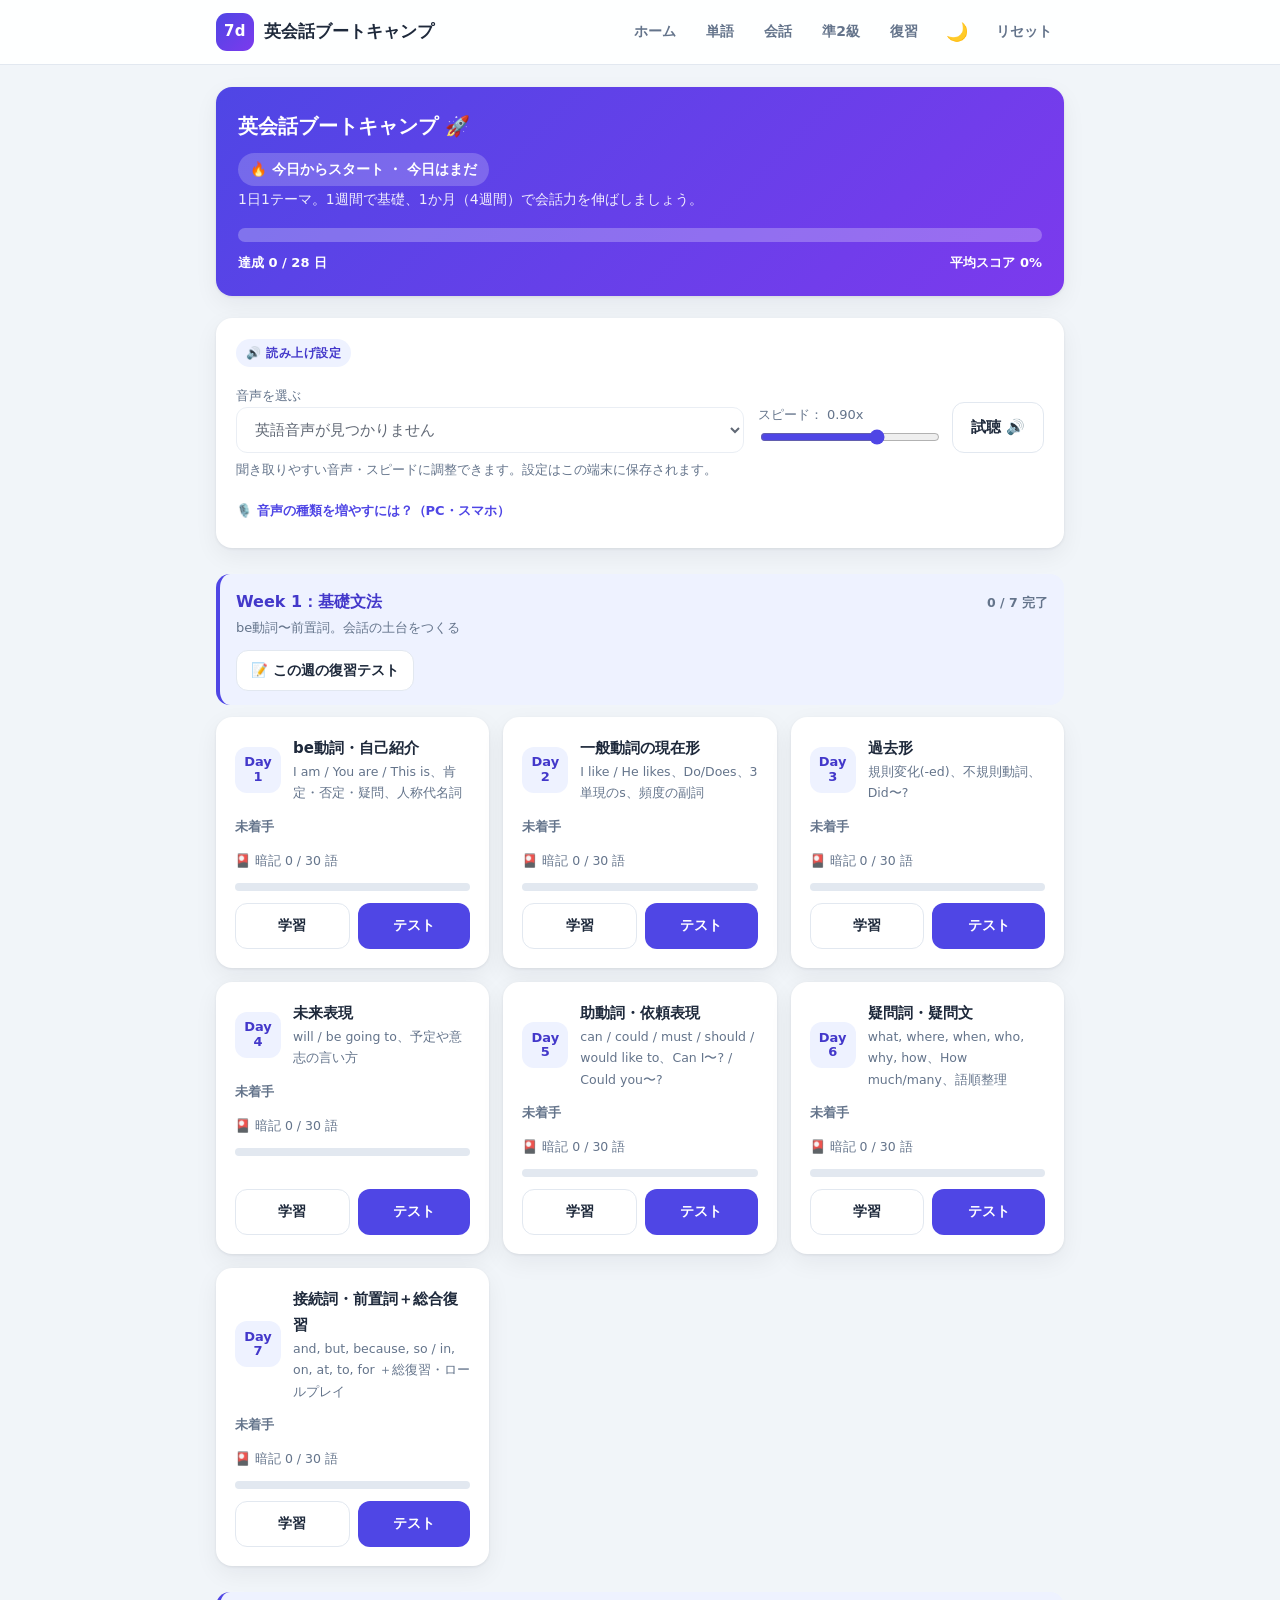
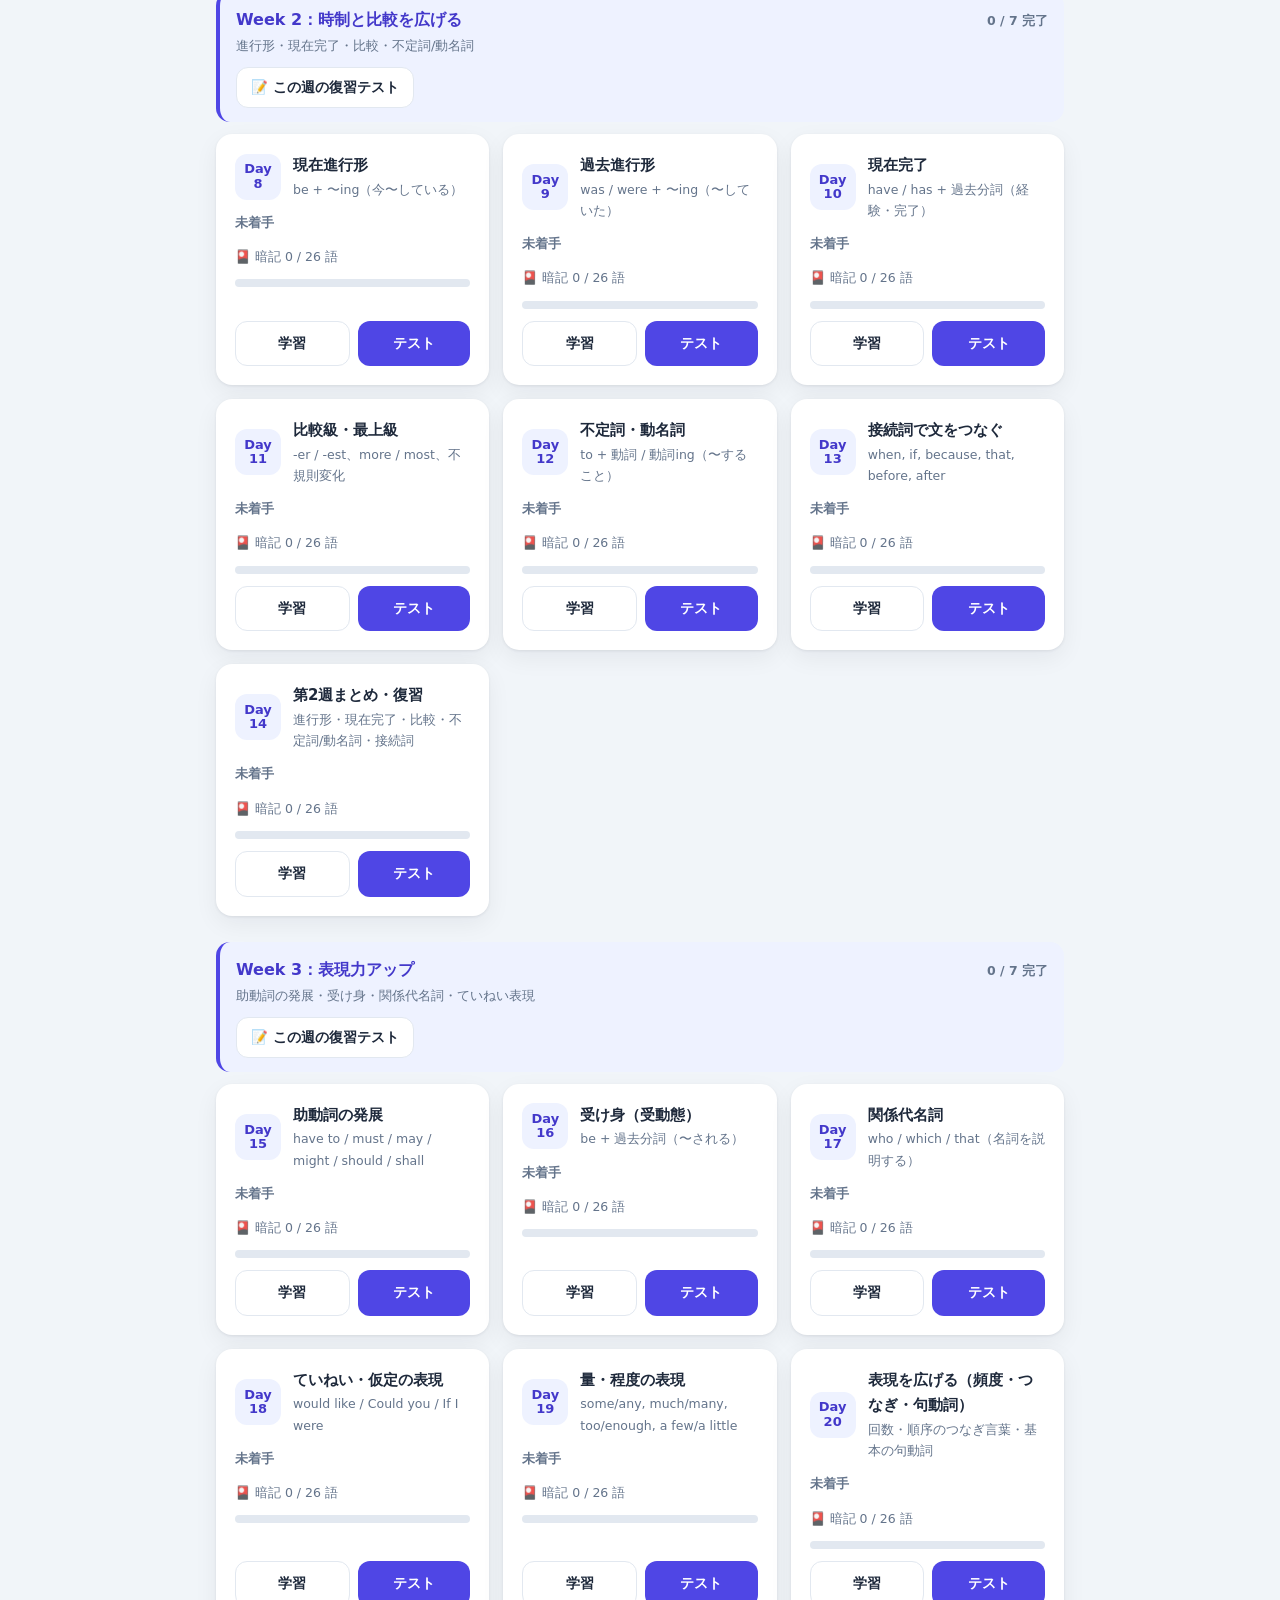
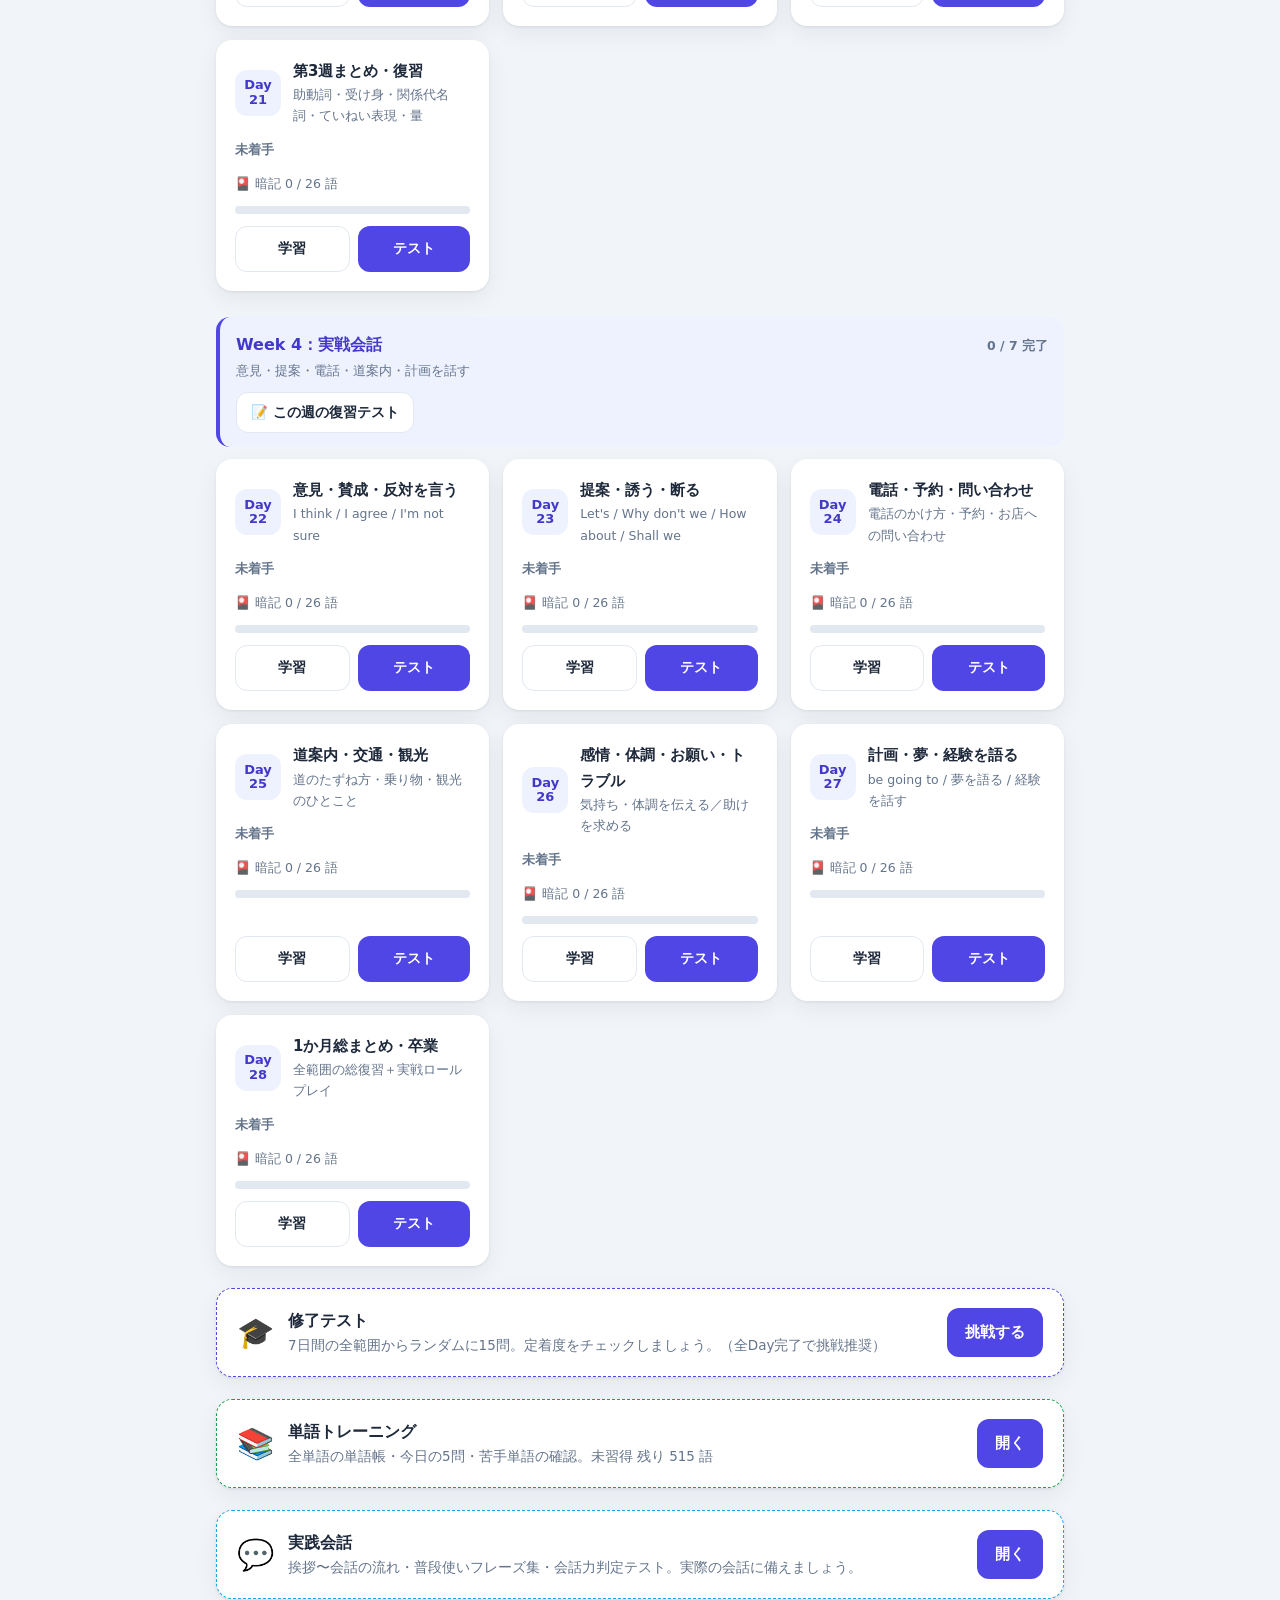
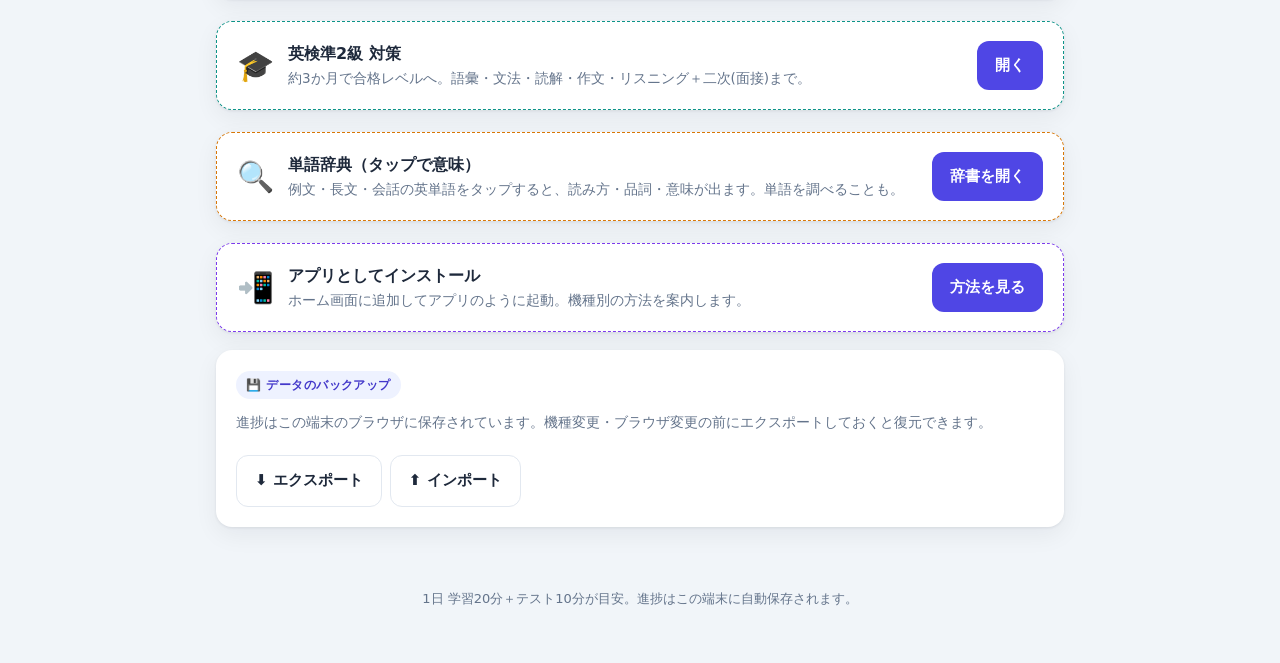
<file: index.html>
<!DOCTYPE html>
<html lang="ja">
<head>
  <meta charset="UTF-8" />
  <meta name="viewport" content="width=device-width, initial-scale=1.0" />
  <meta name="theme-color" content="#4f46e5" />
  <title>英会話ブートキャンプ（1か月コース）</title>
  <link rel="stylesheet" href="css/styles.css" />
  <link rel="manifest" href="manifest.json" />
  <link rel="apple-touch-icon" href="icons/icon-192.png" />
  <!-- スマホのホーム追加（スタンドアロン表示）最適化 -->
  <meta name="mobile-web-app-capable" content="yes" />
  <meta name="apple-mobile-web-app-capable" content="yes" />
  <meta name="apple-mobile-web-app-status-bar-style" content="black-translucent" />
  <meta name="apple-mobile-web-app-title" content="英会話7d" />
</head>
<body>
  <header class="app-header">
    <div class="header-inner">
      <button id="brand" class="brand" aria-label="ダッシュボードへ">
        <span class="brand-mark">7d</span>
        <span class="brand-text">英会話ブートキャンプ</span>
      </button>
      <nav class="header-nav">
        <button class="nav-btn" data-nav="dashboard">ホーム</button>
        <button class="nav-btn" data-nav="words">単語</button>
        <button class="nav-btn" data-nav="conversation">会話</button>
        <button class="nav-btn" data-nav="eiken">準2級</button>
        <button class="nav-btn" data-nav="review">復習</button>
        <button class="theme-btn" id="theme-btn" title="ダークモード切替" aria-label="ダークモード切替">🌙</button>
        <button class="nav-btn danger" id="reset-btn">リセット</button>
      </nav>
    </div>
  </header>

  <main id="app" class="app-main">
    <!-- 動的に描画されます -->
  </main>

  <footer class="app-footer">
    <p>1日 学習20分＋テスト10分が目安。進捗はこの端末に自動保存されます。</p>
  </footer>

  <!-- 確認ダイアログ -->
  <div id="modal-overlay" class="modal-overlay" hidden>
    <div class="modal" role="dialog" aria-modal="true">
      <p id="modal-message"></p>
      <div class="modal-actions">
        <button id="modal-cancel" class="btn btn-ghost">キャンセル</button>
        <button id="modal-ok" class="btn btn-danger">実行する</button>
      </div>
    </div>
  </div>

  <script src="js/dictionary.js"></script>
  <script src="js/data.js"></script>
  <script src="js/curriculum-month.js"></script>
  <script src="js/curriculum-month-extra.js"></script>
  <script src="js/conversation.js"></script>
  <script src="js/eiken-pre2.js"></script>
  <script src="js/eiken-pre2-extra.js"></script>
  <script src="js/eiken-pre2-extra2.js"></script>
  <script src="js/eiken-pre2-extra3.js"></script>
  <script src="js/app.js"></script>
</body>
</html>
</file>
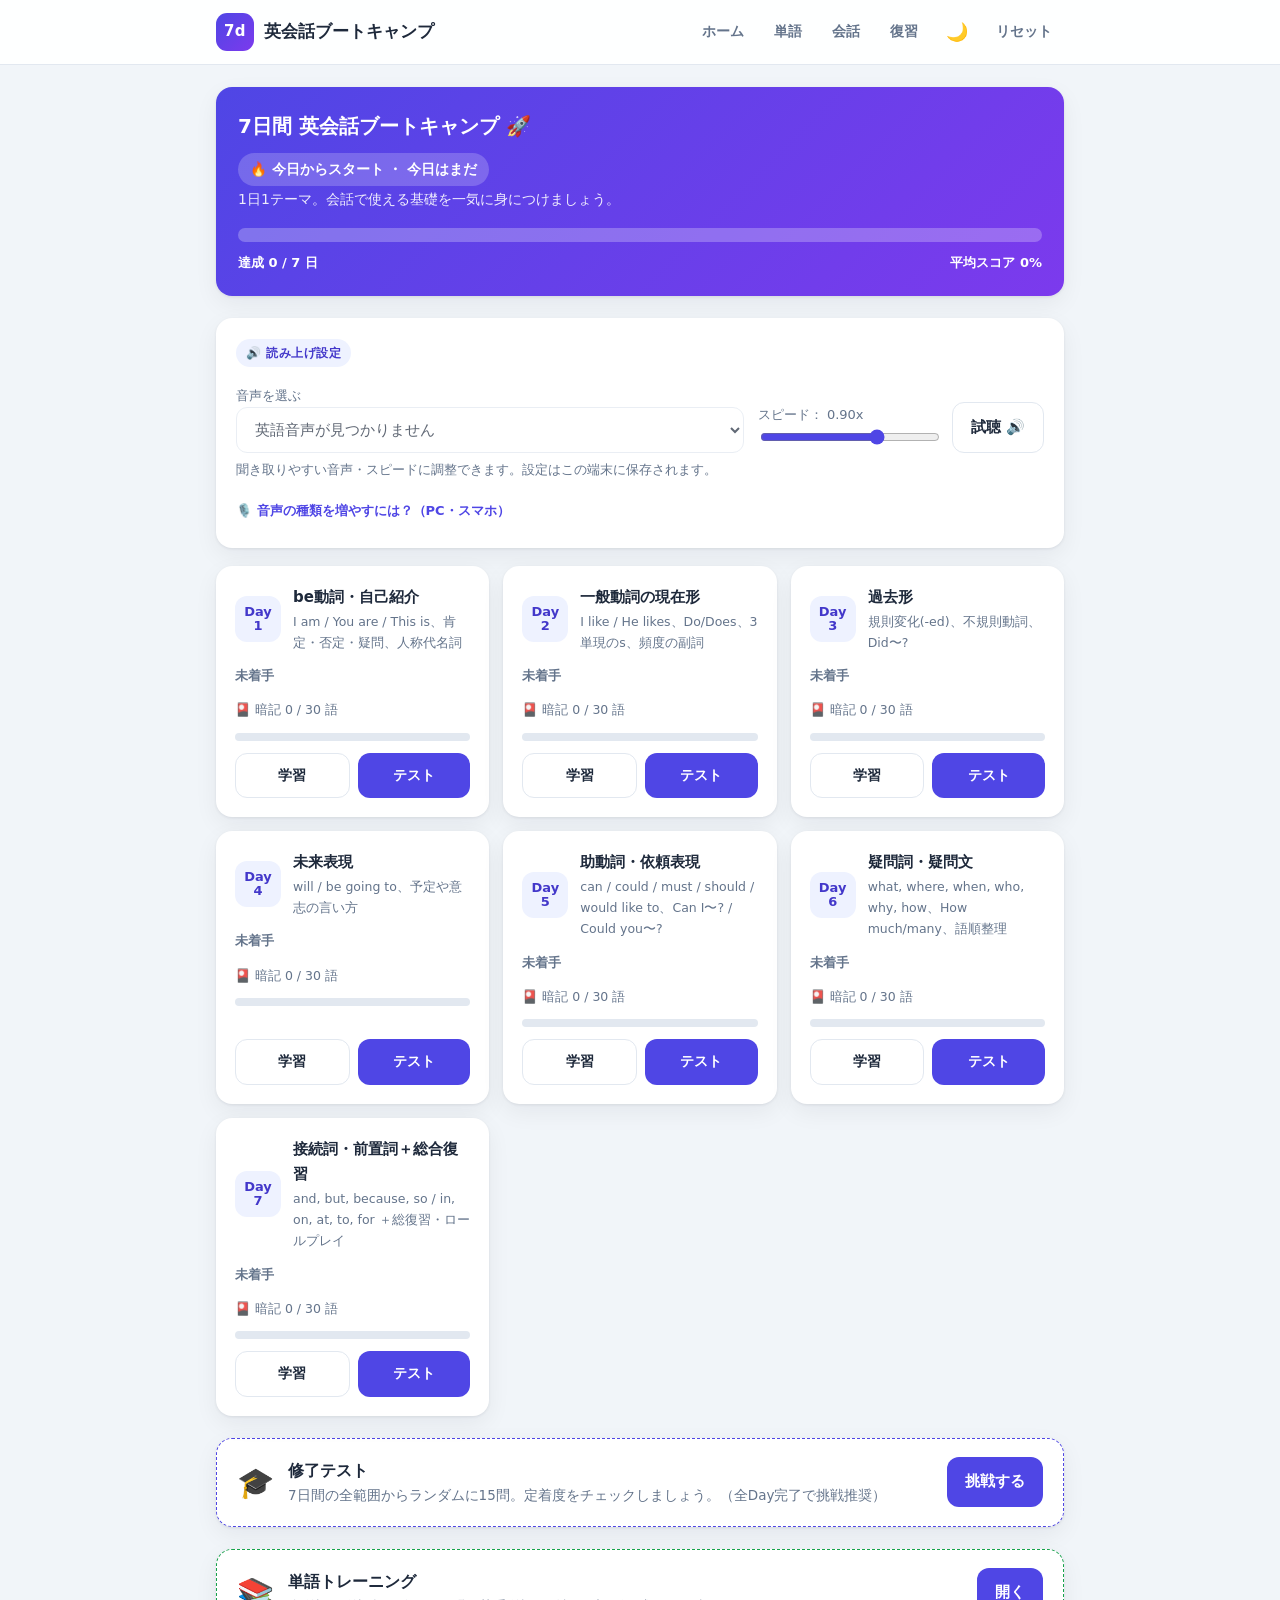
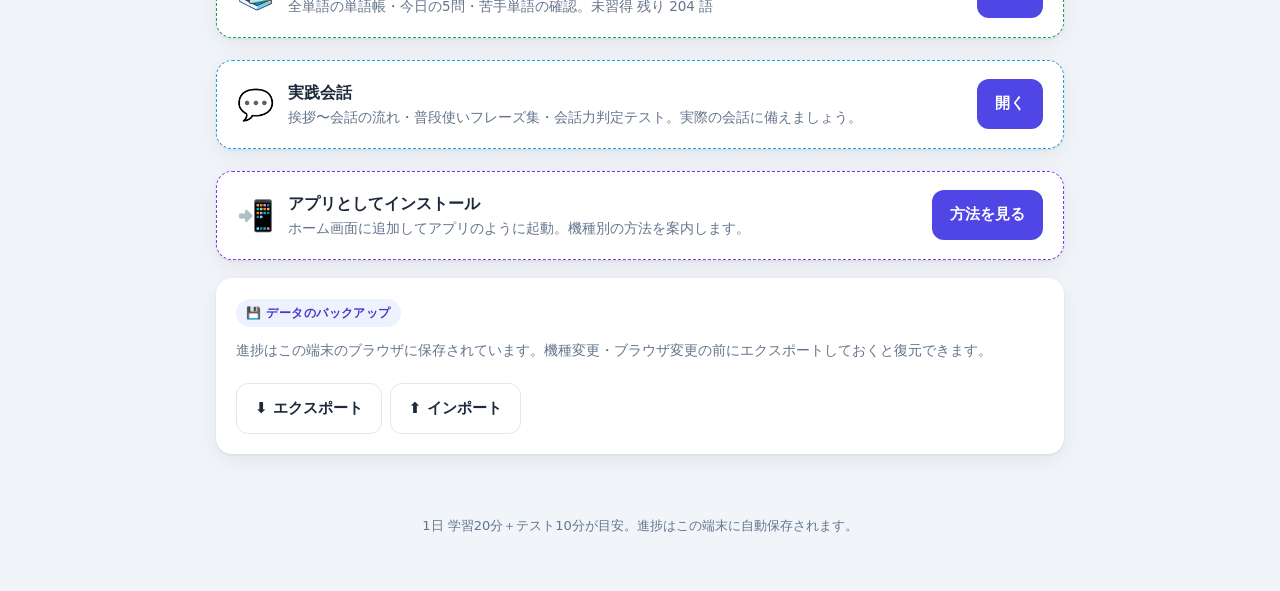
<file: 英会話ブートキャンプ_1ファイル版.html>
<!DOCTYPE html>
<html lang="ja">
<head>
  <meta charset="UTF-8" />
  <meta name="viewport" content="width=device-width, initial-scale=1.0" />
  <meta name="theme-color" content="#4f46e5" />
  <title>7日間 英会話ブートキャンプ</title>
  <style>
:root {
  --indigo: #4f46e5;
  --indigo-dark: #4338ca;
  --indigo-soft: #eef2ff;
  --green: #16a34a;
  --green-soft: #dcfce7;
  --red: #dc2626;
  --red-soft: #fee2e2;
  --amber: #d97706;
  --amber-soft: #fef3c7;
  --ink: #1e293b;
  --muted: #64748b;
  --line: #e2e8f0;
  --bg: #f1f5f9;
  --card: #ffffff;
  --shadow: 0 1px 3px rgba(15, 23, 42, .08), 0 8px 24px rgba(15, 23, 42, .06);
  --radius: 16px;
}

[data-theme="dark"] {
  --indigo: #818cf8;
  --indigo-dark: #a5b4fc;
  --indigo-soft: #1e1b4b;
  --green: #4ade80;
  --green-soft: #14532d;
  --red: #f87171;
  --red-soft: #7f1d1d;
  --amber: #fbbf24;
  --amber-soft: #78350f;
  --ink: #e2e8f0;
  --muted: #94a3b8;
  --line: #334155;
  --bg: #0f172a;
  --card: #1e293b;
  --shadow: 0 1px 3px rgba(0, 0, 0, .4), 0 8px 24px rgba(0, 0, 0, .35);
}

* { box-sizing: border-box; }

html, body {
  margin: 0;
  padding: 0;
}

body {
  font-family: "Hiragino Kaku Gothic ProN", "Yu Gothic", Meiryo, system-ui, -apple-system, "Segoe UI", Roboto, sans-serif;
  color: var(--ink);
  background: var(--bg);
  line-height: 1.7;
  -webkit-font-smoothing: antialiased;
}

/* ===== Header ===== */
.app-header {
  position: sticky;
  top: 0;
  z-index: 20;
  background: rgba(255, 255, 255, .92);
  backdrop-filter: blur(8px);
  border-bottom: 1px solid var(--line);
}
.header-inner {
  max-width: 880px;
  margin: 0 auto;
  padding: 12px 16px;
  display: flex;
  align-items: center;
  justify-content: space-between;
  gap: 12px;
}
.brand {
  display: flex;
  align-items: center;
  gap: 10px;
  background: none;
  border: 0;
  cursor: pointer;
  font: inherit;
  padding: 0;
  color: var(--ink);
}
.brand-mark {
  display: grid;
  place-items: center;
  width: 38px;
  height: 38px;
  border-radius: 11px;
  background: linear-gradient(135deg, var(--indigo), #7c3aed);
  color: #fff;
  font-weight: 800;
  font-size: 15px;
  letter-spacing: .5px;
}
.brand-text { font-weight: 700; font-size: 17px; }
.header-nav { display: flex; gap: 6px; }
.nav-btn {
  border: 0;
  background: transparent;
  color: var(--muted);
  font: inherit;
  font-weight: 600;
  font-size: 14px;
  padding: 8px 12px;
  border-radius: 10px;
  cursor: pointer;
  transition: background .15s, color .15s;
}
.nav-btn:hover { background: var(--indigo-soft); color: var(--indigo-dark); }
.nav-btn.danger:hover { background: var(--red-soft); color: var(--red); }

/* ===== Layout ===== */
.app-main {
  max-width: 880px;
  margin: 0 auto;
  padding: 22px 16px 48px;
}
.app-footer {
  max-width: 880px;
  margin: 0 auto;
  padding: 0 16px 40px;
  text-align: center;
  color: var(--muted);
  font-size: 13px;
}

/* ===== Generic ===== */
.btn {
  display: inline-flex;
  align-items: center;
  justify-content: center;
  gap: 8px;
  border: 0;
  border-radius: 12px;
  padding: 12px 18px;
  font: inherit;
  font-weight: 700;
  font-size: 15px;
  cursor: pointer;
  transition: transform .08s, box-shadow .15s, background .15s, opacity .15s;
}
.btn:active { transform: translateY(1px); }
.btn:disabled { opacity: .5; cursor: not-allowed; }
.btn-primary { background: var(--indigo); color: #fff; }
.btn-primary:hover:not(:disabled) { background: var(--indigo-dark); }
.btn-ghost { background: var(--card); color: var(--ink); border: 1px solid var(--line); }
.btn-ghost:hover:not(:disabled) { background: var(--indigo-soft); }
.btn-danger { background: var(--red); color: #fff; }
.btn-danger:hover { background: #b91c1c; }
.btn-block { width: 100%; }

.section-title {
  font-size: 22px;
  font-weight: 800;
  margin: 0 0 4px;
}
.section-sub { color: var(--muted); margin: 0 0 20px; font-size: 14px; }

.card {
  background: var(--card);
  border-radius: var(--radius);
  box-shadow: var(--shadow);
  padding: 20px;
}

.fade-in { animation: fade .35s ease; }
@keyframes fade { from { opacity: 0; transform: translateY(6px); } to { opacity: 1; transform: none; } }

/* ===== Dashboard ===== */
.overview {
  background: linear-gradient(135deg, var(--indigo), #7c3aed);
  color: #fff;
  border-radius: var(--radius);
  padding: 22px;
  margin-bottom: 22px;
  box-shadow: var(--shadow);
}
.overview h1 { margin: 0 0 4px; font-size: 20px; }
.overview p { margin: 0 0 16px; opacity: .9; font-size: 14px; }
.overall-bar {
  height: 14px;
  background: rgba(255, 255, 255, .25);
  border-radius: 999px;
  overflow: hidden;
}
.overall-bar > span {
  display: block;
  height: 100%;
  background: #fff;
  border-radius: 999px;
  transition: width .5s ease;
}
.overall-meta {
  display: flex;
  justify-content: space-between;
  margin-top: 10px;
  font-size: 13px;
  font-weight: 600;
}

.day-grid {
  display: grid;
  grid-template-columns: repeat(auto-fill, minmax(250px, 1fr));
  gap: 14px;
}
.day-card {
  background: var(--card);
  border-radius: var(--radius);
  box-shadow: var(--shadow);
  padding: 18px;
  display: flex;
  flex-direction: column;
  gap: 12px;
  border: 1px solid transparent;
  transition: border-color .15s, transform .12s;
}
.day-card:hover { transform: translateY(-2px); border-color: var(--indigo-soft); }
.day-card.done { border-color: var(--green); }
.day-top { display: flex; align-items: center; gap: 12px; }
.day-badge {
  flex: 0 0 auto;
  width: 46px;
  height: 46px;
  border-radius: 12px;
  background: var(--indigo-soft);
  color: var(--indigo-dark);
  font-weight: 800;
  display: grid;
  place-items: center;
  font-size: 13px;
  line-height: 1.1;
  text-align: center;
}
.day-card.done .day-badge { background: var(--green-soft); color: var(--green); }
.day-title { font-weight: 700; font-size: 15px; }
.day-theme { color: var(--muted); font-size: 12.5px; }
.day-status {
  font-size: 13px;
  font-weight: 600;
  display: flex;
  align-items: center;
  gap: 6px;
}
.status-done { color: var(--green); }
.status-todo { color: var(--muted); }
.mini-bar {
  height: 8px;
  background: var(--line);
  border-radius: 999px;
  overflow: hidden;
}
.mini-bar > span {
  display: block;
  height: 100%;
  background: var(--indigo);
  border-radius: 999px;
  transition: width .5s;
}
.day-card.done .mini-bar > span { background: var(--green); }
.day-actions { display: flex; gap: 8px; margin-top: auto; }
.day-actions .btn { flex: 1; padding: 10px; font-size: 14px; }

/* ===== Learn ===== */
.back-link {
  background: none;
  border: 0;
  color: var(--indigo);
  font: inherit;
  font-weight: 600;
  cursor: pointer;
  padding: 0;
  margin-bottom: 14px;
}
.learn-block { margin-bottom: 20px; }
.block-label {
  display: inline-block;
  font-size: 12px;
  font-weight: 800;
  letter-spacing: .04em;
  color: var(--indigo-dark);
  background: var(--indigo-soft);
  padding: 4px 10px;
  border-radius: 999px;
  margin-bottom: 12px;
}
.grammar-point {
  border-left: 3px solid var(--indigo);
  padding: 4px 0 4px 14px;
  margin: 0 0 14px;
}
.grammar-point h4 { margin: 0 0 4px; font-size: 15.5px; }
.grammar-point p { margin: 0; color: var(--ink); font-size: 14.5px; }
.grammar-point .eg { color: var(--muted); font-size: 14px; margin-top: 4px; }

.vocab-list {
  display: grid;
  grid-template-columns: repeat(auto-fill, minmax(220px, 1fr));
  gap: 8px;
}
.vocab-item {
  display: flex;
  align-items: center;
  gap: 8px;
  padding: 8px 10px;
  border: 1px solid var(--line);
  border-radius: 10px;
  background: var(--card);
}
.vocab-en { font-weight: 700; }
.vocab-ja { color: var(--muted); font-size: 13.5px; }
.vocab-text { flex: 1; min-width: 0; }

.example-item {
  display: flex;
  align-items: flex-start;
  gap: 10px;
  padding: 10px 0;
  border-bottom: 1px dashed var(--line);
}
.example-item:last-child { border-bottom: 0; }
.example-en { font-weight: 600; }
.example-ja { color: var(--muted); font-size: 13.5px; }

.speak-btn {
  flex: 0 0 auto;
  width: 34px;
  height: 34px;
  border-radius: 9px;
  border: 1px solid var(--line);
  background: var(--card);
  cursor: pointer;
  font-size: 15px;
  display: grid;
  place-items: center;
  transition: background .12s, border-color .12s;
}
.speak-btn:hover { background: var(--indigo-soft); border-color: var(--indigo); }
.speak-btn.speaking { background: var(--amber-soft); border-color: var(--amber); }

/* ===== Test ===== */
.test-progress {
  display: flex;
  align-items: center;
  gap: 12px;
  margin-bottom: 18px;
}
.test-progress .mini-bar { flex: 1; }
.test-progress .count { font-size: 13px; font-weight: 700; color: var(--muted); white-space: nowrap; }

.question {
  margin-bottom: 16px;
}
.q-type-tag {
  font-size: 11.5px;
  font-weight: 800;
  letter-spacing: .03em;
  color: var(--amber);
  background: var(--amber-soft);
  padding: 3px 9px;
  border-radius: 999px;
  display: inline-flex;
  align-items: center;
  gap: 6px;
}
.q-prompt {
  font-size: 16px;
  font-weight: 700;
  margin: 10px 0 14px;
}
.q-prompt .blank { color: var(--indigo); letter-spacing: 2px; }

/* choice */
.choices { display: grid; gap: 8px; }
.choice {
  text-align: left;
  border: 1.5px solid var(--line);
  background: var(--card);
  border-radius: 11px;
  padding: 12px 14px;
  font: inherit;
  font-size: 15px;
  cursor: pointer;
  transition: border-color .12s, background .12s;
  display: flex;
  align-items: center;
  gap: 10px;
}
.choice:hover:not(:disabled) { border-color: var(--indigo); background: var(--indigo-soft); }
.choice.selected { border-color: var(--indigo); background: var(--indigo-soft); }
.choice .key {
  flex: 0 0 auto;
  width: 24px;
  height: 24px;
  border-radius: 7px;
  background: var(--line);
  display: grid;
  place-items: center;
  font-size: 13px;
  font-weight: 800;
  color: var(--muted);
}
.choice.selected .key { background: var(--indigo); color: #fff; }
.choice.correct { border-color: var(--green); background: var(--green-soft); }
.choice.correct .key { background: var(--green); color: #fff; }
.choice.wrong { border-color: var(--red); background: var(--red-soft); }
.choice.wrong .key { background: var(--red); color: #fff; }
.choice:disabled { cursor: default; }

/* order */
.order-answer {
  min-height: 50px;
  border: 1.5px dashed var(--indigo);
  border-radius: 11px;
  padding: 10px;
  display: flex;
  flex-wrap: wrap;
  gap: 8px;
  background: var(--indigo-soft);
  margin-bottom: 10px;
}
.order-answer:empty::before {
  content: "ここに語を並べます";
  color: var(--muted);
  font-size: 13.5px;
}
.order-pool {
  display: flex;
  flex-wrap: wrap;
  gap: 8px;
}
.token {
  border: 1.5px solid var(--line);
  background: var(--card);
  border-radius: 9px;
  padding: 8px 13px;
  font: inherit;
  font-size: 15px;
  font-weight: 600;
  cursor: pointer;
  transition: transform .08s, border-color .12s;
}
.token:hover:not(:disabled) { border-color: var(--indigo); }
.token:active { transform: scale(.96); }
.token.in-answer { background: var(--indigo); color: #fff; border-color: var(--indigo); }
.token:disabled { cursor: default; opacity: .9; }

/* fill / translate */
.text-input {
  width: 100%;
  border: 1.5px solid var(--line);
  border-radius: 11px;
  padding: 12px 14px;
  font: inherit;
  font-size: 15px;
  background: var(--card);
  color: var(--ink);
  transition: border-color .12s;
}
.text-input:focus { outline: none; border-color: var(--indigo); }
.text-input.correct { border-color: var(--green); background: var(--green-soft); }
.text-input.wrong { border-color: var(--red); background: var(--red-soft); }
.hint { color: var(--muted); font-size: 13px; margin-top: 6px; }

/* feedback */
.feedback {
  margin-top: 12px;
  border-radius: 11px;
  padding: 12px 14px;
  font-size: 14px;
}
.feedback.ok { background: var(--green-soft); color: #14532d; }
.feedback.ng { background: var(--red-soft); color: #7f1d1d; }
.feedback .fb-head { font-weight: 800; display: flex; align-items: center; gap: 6px; margin-bottom: 4px; }
.feedback .model { font-weight: 700; }

.test-foot { margin-top: 8px; }

/* ===== Result ===== */
.result-hero {
  text-align: center;
  padding: 26px 20px;
  margin-bottom: 18px;
}
.score-ring {
  width: 140px;
  height: 140px;
  margin: 0 auto 14px;
  position: relative;
}
.score-ring svg { transform: rotate(-90deg); }
.score-ring .pct {
  position: absolute;
  inset: 0;
  display: grid;
  place-items: center;
  font-size: 30px;
  font-weight: 800;
}
.result-msg { font-size: 18px; font-weight: 800; margin: 4px 0; }
.result-detail { color: var(--muted); font-size: 14px; }
.result-actions { display: flex; flex-wrap: wrap; gap: 10px; margin-top: 18px; justify-content: center; }

/* ===== Empty ===== */
.empty {
  text-align: center;
  padding: 50px 20px;
  color: var(--muted);
}
.empty .big { font-size: 44px; margin-bottom: 8px; }

/* ===== Modal ===== */
.modal-overlay {
  position: fixed;
  inset: 0;
  background: rgba(15, 23, 42, .5);
  display: grid;
  place-items: center;
  z-index: 50;
  padding: 20px;
}
.modal-overlay[hidden] { display: none; }
.modal {
  background: var(--card);
  border-radius: 16px;
  padding: 24px;
  max-width: 380px;
  width: 100%;
  box-shadow: var(--shadow);
}
.modal p { margin: 0 0 18px; font-size: 15px; }
.modal-actions { display: flex; gap: 10px; justify-content: flex-end; }

/* ===== Responsive ===== */
@media (max-width: 560px) {
  .brand-text { display: none; }
  .section-title { font-size: 20px; }
  .day-grid { grid-template-columns: 1fr; }
  .vocab-list { grid-template-columns: 1fr 1fr; }
  .overview { padding: 18px; }
}
@media (max-width: 380px) {
  .vocab-list { grid-template-columns: 1fr; }
  .nav-btn { padding: 8px 9px; }
}

/* ===== Theme transition & dark overrides ===== */
body { transition: background .25s, color .25s; }
.card, .day-card, .choice, .token, .vocab-item, .text-input, .speak-btn, .btn-ghost {
  transition: background .25s, border-color .15s, color .25s, transform .12s;
}
[data-theme="dark"] .app-header { background: rgba(15, 23, 42, .92); }
[data-theme="dark"] .feedback.ok { color: #bbf7d0; }
[data-theme="dark"] .feedback.ng { color: #fecaca; }
[data-theme="dark"] .modal-overlay { background: rgba(0, 0, 0, .6); }

.theme-btn {
  border: 0;
  background: transparent;
  font-size: 18px;
  line-height: 1;
  padding: 8px 10px;
  border-radius: 10px;
  cursor: pointer;
  transition: background .15s;
}
.theme-btn:hover { background: var(--indigo-soft); }

/* ===== Streak chip ===== */
.streak-chip {
  display: inline-flex;
  align-items: center;
  gap: 7px;
  background: rgba(255, 255, 255, .2);
  border-radius: 999px;
  padding: 5px 12px;
  font-size: 13.5px;
  font-weight: 700;
  margin: 6px 0 2px;
}

/* ===== Flashcards ===== */
.fc-toolbar {
  display: flex;
  flex-wrap: wrap;
  align-items: center;
  gap: 10px;
  margin-bottom: 16px;
}
.fc-toolbar .count { font-weight: 700; color: var(--muted); }
.toggle-dir {
  margin-left: auto;
  border: 1px solid var(--line);
  background: var(--card);
  color: var(--ink);
  border-radius: 10px;
  padding: 8px 12px;
  font: inherit;
  font-weight: 600;
  font-size: 13.5px;
  cursor: pointer;
}
.toggle-dir:hover { border-color: var(--indigo); }

.flashcard {
  position: relative;
  min-height: 240px;
  border-radius: 20px;
  box-shadow: var(--shadow);
  background: var(--card);
  border: 2px solid var(--line);
  display: flex;
  flex-direction: column;
  align-items: center;
  justify-content: center;
  gap: 12px;
  padding: 30px 20px;
  cursor: pointer;
  user-select: none;
  text-align: center;
  transition: border-color .15s, transform .1s;
}
.flashcard:active { transform: scale(.99); }
.flashcard.mastered { border-color: var(--green); }
.fc-side-label {
  font-size: 12px;
  font-weight: 800;
  letter-spacing: .05em;
  color: var(--muted);
  text-transform: uppercase;
}
.fc-front { font-size: 34px; font-weight: 800; }
.fc-back { font-size: 22px; font-weight: 700; color: var(--indigo-dark); }
.fc-tap-hint { font-size: 12.5px; color: var(--muted); }
.fc-mastered-tag {
  position: absolute;
  top: 12px;
  right: 14px;
  font-size: 12px;
  font-weight: 800;
  color: var(--green);
}
.fc-controls {
  display: flex;
  gap: 10px;
  margin-top: 16px;
}
.fc-controls .btn { flex: 1; }
.fc-nav {
  display: flex;
  align-items: center;
  justify-content: space-between;
  margin-top: 12px;
  gap: 10px;
}
.fc-nav .btn-ghost { min-width: 90px; }
.fc-progress-bar {
  height: 8px;
  background: var(--line);
  border-radius: 999px;
  overflow: hidden;
  margin: 6px 0 16px;
}
.fc-progress-bar > span { display: block; height: 100%; background: var(--green); border-radius: 999px; transition: width .3s; }

/* ===== Special launch card (修了テスト等) ===== */
.feature-card {
  background: var(--card);
  border-radius: var(--radius);
  box-shadow: var(--shadow);
  padding: 18px 20px;
  margin-top: 22px;
  display: flex;
  align-items: center;
  gap: 14px;
  flex-wrap: wrap;
  border: 1px dashed var(--indigo);
}
.feature-card .fc-icon { font-size: 30px; }
.feature-card .fc-text { flex: 1; min-width: 200px; }
.feature-card .fc-text strong { font-size: 16px; }
.feature-card .fc-text div { color: var(--muted); font-size: 13.5px; }

/* ===== Mini link (タップで表示するヒント等) ===== */
.mini-link {
  background: none;
  border: 0;
  color: var(--indigo);
  font: inherit;
  font-weight: 600;
  font-size: 13px;
  cursor: pointer;
  padding: 6px 0;
}
.mini-link:hover { text-decoration: underline; }

/* ===== Conversation hub ===== */
.conv-hero {
  background: linear-gradient(135deg, #0ea5e9, #6366f1);
  color: #fff;
  border-radius: var(--radius);
  padding: 22px;
  margin-bottom: 20px;
  box-shadow: var(--shadow);
}
.conv-hero h1 { margin: 0 0 6px; font-size: 20px; }
.conv-hero p { margin: 0; opacity: .92; font-size: 14px; }
.conv-grid {
  display: grid;
  grid-template-columns: repeat(auto-fill, minmax(240px, 1fr));
  gap: 14px;
}
.conv-card {
  background: var(--card);
  border-radius: var(--radius);
  box-shadow: var(--shadow);
  padding: 20px;
  cursor: pointer;
  border: 1px solid transparent;
  transition: border-color .15s, transform .12s;
}
.conv-card:hover { transform: translateY(-2px); border-color: var(--indigo-soft); }
.conv-card .ic { font-size: 30px; }
.conv-card h3 { margin: 8px 0 4px; font-size: 16px; }
.conv-card p { margin: 0; color: var(--muted); font-size: 13px; }

/* ===== Dialogue ===== */
.dialogue-scene { margin-bottom: 18px; }
.dia-line {
  display: flex;
  gap: 10px;
  align-items: flex-start;
  padding: 8px 0;
  border-bottom: 1px dashed var(--line);
}
.dia-line:last-child { border-bottom: 0; }
.dia-speaker {
  flex: 0 0 auto;
  min-width: 42px;
  text-align: center;
  font-size: 11.5px;
  font-weight: 800;
  color: #fff;
  background: var(--indigo);
  border-radius: 8px;
  padding: 3px 6px;
  margin-top: 2px;
}
.dia-line.right .dia-speaker { background: var(--green); }
.dia-body { flex: 1; min-width: 0; }
.dia-en { font-weight: 600; }
.dia-ja { color: var(--muted); font-size: 13.5px; }

/* ===== Phrasebook ===== */
.phrase-cat { margin-bottom: 16px; }
.phrase-item {
  display: flex;
  align-items: flex-start;
  gap: 10px;
  padding: 9px 0;
  border-bottom: 1px dashed var(--line);
}
.phrase-item:last-child { border-bottom: 0; }
.phrase-en { font-weight: 600; }
.phrase-ja { color: var(--muted); font-size: 13.5px; }

/* ===== Keyboard hint ===== */
.kbd-hint { color: var(--muted); font-size: 12.5px; margin-top: 6px; }
kbd {
  display: inline-block;
  border: 1px solid var(--line);
  border-bottom-width: 2px;
  border-radius: 5px;
  padding: 1px 6px;
  font-size: 11.5px;
  font-family: ui-monospace, Menlo, Consolas, monospace;
  background: var(--card);
}

</style>
  <!-- スマホのホーム追加（スタンドアロン表示）最適化 -->
  <meta name="mobile-web-app-capable" content="yes" />
  <meta name="apple-mobile-web-app-capable" content="yes" />
  <meta name="apple-mobile-web-app-status-bar-style" content="black-translucent" />
  <meta name="apple-mobile-web-app-title" content="英会話7d" />
</head>
<body>
  <header class="app-header">
    <div class="header-inner">
      <button id="brand" class="brand" aria-label="ダッシュボードへ">
        <span class="brand-mark">7d</span>
        <span class="brand-text">英会話ブートキャンプ</span>
      </button>
      <nav class="header-nav">
        <button class="nav-btn" data-nav="dashboard">ホーム</button>
        <button class="nav-btn" data-nav="words">単語</button>
        <button class="nav-btn" data-nav="conversation">会話</button>
        <button class="nav-btn" data-nav="review">復習</button>
        <button class="theme-btn" id="theme-btn" title="ダークモード切替" aria-label="ダークモード切替">🌙</button>
        <button class="nav-btn danger" id="reset-btn">リセット</button>
      </nav>
    </div>
  </header>

  <main id="app" class="app-main">
    <!-- 動的に描画されます -->
  </main>

  <footer class="app-footer">
    <p>1日 学習20分＋テスト10分が目安。進捗はこの端末に自動保存されます。</p>
  </footer>

  <!-- 確認ダイアログ -->
  <div id="modal-overlay" class="modal-overlay" hidden>
    <div class="modal" role="dialog" aria-modal="true">
      <p id="modal-message"></p>
      <div class="modal-actions">
        <button id="modal-cancel" class="btn btn-ghost">キャンセル</button>
        <button id="modal-ok" class="btn btn-danger">実行する</button>
      </div>
    </div>
  </div>

  <script>
/* =========================================================
   7日間 英会話ブートキャンプ — 学習コンテンツ & テストデータ
   - grammar : 文法解説（ポイント＋例文）
   - vocab   : Day別 頻出単語
   - examples: 会話で使える例文（読み上げ対応）
   - questions: テスト問題
       type: 'choice'    4択      -> answer は正解インデックス
       type: 'order'     並べ替え -> answer は正しい語順の配列
       type: 'fill'      穴埋め   -> answer は許容解の配列（表記ゆれ可）
       type: 'translate' 英作文   -> keywords 必須語 / model 模範解答
   ========================================================= */

const CURRICULUM = [
  /* ================= DAY 1 ================= */
  {
    day: 1,
    title: "be動詞・自己紹介",
    theme: "I am / You are / This is、肯定・否定・疑問、人称代名詞",
    grammar: {
      intro: "英語の土台になる「be動詞（am / is / are）」を覚えます。主語によって形が変わるのがポイントです。",
      points: [
        { h: "主語とbe動詞の組み合わせ", p: "I → am、he / she / it → is、you / we / they → are。", eg: "I am Ken. / She is a teacher. / They are students." },
        { h: "否定文は not を足すだけ", p: "be動詞の後ろに not を置きます。短縮形(isn't / aren't)もよく使います。", eg: "I am not busy. / He is not (isn't) here." },
        { h: "疑問文は be動詞を前に出す", p: "主語とbe動詞を入れ替えます。答えは Yes, I am. / No, I'm not. など。", eg: "Are you a student? — Yes, I am." },
        { h: "人称代名詞", p: "I(私), you(あなた), he(彼), she(彼女), it(それ), we(私たち), they(彼ら)。", eg: "This is my friend. He is from Osaka." },
      ],
    },
    vocab: [
      { en: "I", ja: "私は" }, { en: "you", ja: "あなたは" }, { en: "he", ja: "彼は" },
      { en: "she", ja: "彼女は" }, { en: "it", ja: "それは" }, { en: "we", ja: "私たちは" },
      { en: "they", ja: "彼らは" }, { en: "this", ja: "これ" }, { en: "that", ja: "あれ" },
      { en: "name", ja: "名前" }, { en: "friend", ja: "友達" }, { en: "teacher", ja: "先生" },
      { en: "student", ja: "学生" }, { en: "from", ja: "〜出身で" }, { en: "Japan", ja: "日本" },
      { en: "nice", ja: "すてきな" }, { en: "happy", ja: "うれしい" }, { en: "tired", ja: "疲れた" },
      { en: "busy", ja: "忙しい" }, { en: "fine", ja: "元気な" }, { en: "yes", ja: "はい" },
      { en: "no", ja: "いいえ" }, { en: "and", ja: "そして" }, { en: "very", ja: "とても" },
      { en: "here", ja: "ここに" }, { en: "now", ja: "今" }, { en: "old", ja: "年をとった/古い" },
      { en: "young", ja: "若い" }, { en: "my", ja: "私の" }, { en: "your", ja: "あなたの" },
    ],
    examples: [
      { en: "Hi, I am Ken. Nice to meet you.", ja: "やあ、ケンです。はじめまして。" },
      { en: "I am from Japan.", ja: "私は日本出身です。" },
      { en: "Are you a student?", ja: "あなたは学生ですか？" },
      { en: "This is my friend, Mari.", ja: "こちらは友達のマリです。" },
      { en: "She is very kind.", ja: "彼女はとても親切です。" },
      { en: "I am not tired.", ja: "私は疲れていません。" },
    ],
    questions: [
      { type: "choice", q: "I ___ a student.", options: ["am", "is", "are", "be"], answer: 0, explain: "主語が I のときは am を使います。" },
      { type: "choice", q: "She ___ from Japan.", options: ["am", "are", "is", "do"], answer: 2, explain: "主語が she（3人称単数）なので is。" },
      { type: "choice", q: "「彼らは忙しい」を表すのは？", options: ["They is busy.", "They are busy.", "They am busy.", "They be busy."], answer: 1, explain: "they には are を使います。" },
      { type: "choice", q: "疑問文として正しいのは？", options: ["You are a teacher?", "Are you a teacher?", "Do you teacher?", "Is you a teacher?"], answer: 1, explain: "be動詞の疑問文は be動詞を主語の前に出します。" },
      { type: "order", q: "「私はケンです」を並べ替えましょう。", answer: ["I", "am", "Ken"], explain: "I + am + 名前 の語順です。" },
      { type: "order", q: "「彼女は私の友達です」を並べ替えましょう。", answer: ["She", "is", "my", "friend"], explain: "She is my friend. が正解です。" },
      { type: "order", q: "「あなたは学生ですか？」を並べ替えましょう。", answer: ["Are", "you", "a", "student"], explain: "疑問文は Are を先頭に。" },
      { type: "fill", q: "He ___ a teacher.（be動詞を入れる）", answer: ["is"], explain: "he は3人称単数なので is。" },
      { type: "fill", q: "We ___ happy.（be動詞を入れる）", answer: ["are"], explain: "we には are を使います。" },
      { type: "fill", q: "I am ___ tired.（「〜ない」の語）", answer: ["not"], explain: "否定は be動詞の後ろに not。" },
      { type: "translate", q: "「私は日本出身です。」を英語にしましょう。", keywords: ["i", "am", "from", "japan"], model: "I am from Japan.", explain: "I am from + 場所。" },
      { type: "translate", q: "「はじめまして。」を英語にしましょう。", keywords: ["nice", "to", "meet", "you"], model: "Nice to meet you.", explain: "定番の挨拶 Nice to meet you. です。to を忘れずに。" },
    ],
  },

  /* ================= DAY 2 ================= */
  {
    day: 2,
    title: "一般動詞の現在形",
    theme: "I like / He likes、Do/Does、3単現のs、頻度の副詞",
    grammar: {
      intro: "「〜する」を表す一般動詞を学びます。3人称単数(he/she/it)が主語のとき動詞に s が付くのが最大のポイントです。",
      points: [
        { h: "3単現の s", p: "he / she / it が主語のとき、動詞に s（または es）を付けます。", eg: "I like coffee. / She likes coffee." },
        { h: "疑問文は Do / Does", p: "主語が he/she/it なら Does、それ以外は Do を文頭に。動詞は原形に戻します。", eg: "Do you like music? / Does he play tennis?" },
        { h: "否定文は don't / doesn't", p: "don't / doesn't の後ろは動詞の原形。", eg: "I don't eat meat. / She doesn't drink coffee." },
        { h: "頻度を表す副詞", p: "always(いつも) > usually(たいてい) > often(よく) > sometimes(時々) > never(全くない)。ふつう動詞の前に置きます。", eg: "I always get up at six. / He sometimes plays games." },
      ],
    },
    vocab: [
      { en: "like", ja: "好む" }, { en: "have", ja: "持っている" }, { en: "want", ja: "ほしい" },
      { en: "need", ja: "必要とする" }, { en: "go", ja: "行く" }, { en: "play", ja: "(競技を)する/遊ぶ" },
      { en: "work", ja: "働く/仕事" }, { en: "study", ja: "勉強する" }, { en: "eat", ja: "食べる" },
      { en: "drink", ja: "飲む" }, { en: "live", ja: "住む" }, { en: "speak", ja: "話す" },
      { en: "know", ja: "知っている" }, { en: "do", ja: "する" }, { en: "make", ja: "作る" },
      { en: "always", ja: "いつも" }, { en: "usually", ja: "たいてい" }, { en: "often", ja: "よく" },
      { en: "sometimes", ja: "時々" }, { en: "never", ja: "決して〜ない" }, { en: "every day", ja: "毎日" },
      { en: "coffee", ja: "コーヒー" }, { en: "music", ja: "音楽" }, { en: "English", ja: "英語" },
      { en: "tennis", ja: "テニス" }, { en: "morning", ja: "朝" }, { en: "food", ja: "食べ物" },
      { en: "water", ja: "水" }, { en: "book", ja: "本" }, { en: "well", ja: "上手に" },
    ],
    examples: [
      { en: "I like Japanese food.", ja: "私は和食が好きです。" },
      { en: "She speaks English very well.", ja: "彼女は英語をとても上手に話します。" },
      { en: "Do you play tennis?", ja: "テニスをしますか？" },
      { en: "He doesn't drink coffee.", ja: "彼はコーヒーを飲みません。" },
      { en: "I usually study in the morning.", ja: "私はたいてい朝に勉強します。" },
      { en: "We sometimes go to the movies.", ja: "私たちは時々映画に行きます。" },
    ],
    questions: [
      { type: "choice", q: "She ___ coffee every morning.", options: ["drink", "drinks", "drinking", "is drink"], answer: 1, explain: "she が主語なので3単現の s を付けて drinks。" },
      { type: "choice", q: "「あなたは音楽が好きですか？」", options: ["Do you like music?", "Does you like music?", "Are you like music?", "You like music?"], answer: 0, explain: "you の疑問文は Do を文頭に。" },
      { type: "choice", q: "He ___ play soccer.（否定文）", options: ["don't", "doesn't", "isn't", "not"], answer: 1, explain: "he の否定は doesn't。後ろは原形 play。" },
      { type: "choice", q: "頻度が最も高いのは？", options: ["sometimes", "never", "always", "often"], answer: 2, explain: "always(いつも)が最も頻度が高い副詞です。" },
      { type: "order", q: "「私は毎日英語を勉強します」を並べ替えましょう。", answer: ["I", "study", "English", "every day"], explain: "I study English every day. が正解。" },
      { type: "order", q: "「彼はテニスをしますか？」を並べ替えましょう。", answer: ["Does", "he", "play", "tennis"], explain: "Does + 主語 + 動詞の原形。" },
      { type: "order", q: "「彼女はコーヒーを飲みません」を並べ替えましょう。", answer: ["She", "doesn't", "drink", "coffee"], explain: "doesn't の後ろは原形 drink。" },
      { type: "fill", q: "He ___ in Tokyo.（live を正しい形に）", answer: ["lives"], explain: "he が主語なので live に s を付けて lives。" },
      { type: "fill", q: "___ you want some water?（Do/Does）", answer: ["do"], explain: "you の疑問文は Do。" },
      { type: "fill", q: "I ___ eat meat.（「食べない」の否定語）", answer: ["don't", "do not"], explain: "I の否定は don't（do not）。" },
      { type: "translate", q: "「私は和食が好きです。」を英語にしましょう。", keywords: ["i", "like", "japanese", "food"], model: "I like Japanese food.", explain: "I like + 名詞。" },
      { type: "translate", q: "「彼女は英語を話します。」を英語にしましょう。", keywords: ["she", "speaks", "english"], model: "She speaks English.", explain: "she なので speak に s を付けます。" },
    ],
  },

  /* ================= DAY 3 ================= */
  {
    day: 3,
    title: "過去形",
    theme: "規則変化(-ed)、不規則動詞、Did〜?",
    grammar: {
      intro: "「〜した」という過去の出来事を表します。規則動詞は -ed、不規則動詞は形が変わります。",
      points: [
        { h: "規則動詞は -ed", p: "多くの動詞は語尾に ed を付けます。", eg: "play → played, want → wanted, study → studied" },
        { h: "頻出の不規則動詞", p: "go→went, have→had, eat→ate, see→saw, get→got, make→made, take→took, come→came。", eg: "I went to school. / She had lunch." },
        { h: "疑問文は Did", p: "Did を文頭に置き、動詞は原形に戻します。", eg: "Did you go to the party? — Yes, I did." },
        { h: "否定文は didn't", p: "didn't の後ろは動詞の原形。", eg: "I didn't see him. / She didn't come." },
      ],
    },
    vocab: [
      { en: "went", ja: "行った(go)" }, { en: "had", ja: "持っていた(have)" }, { en: "ate", ja: "食べた(eat)" },
      { en: "saw", ja: "見た(see)" }, { en: "got", ja: "得た(get)" }, { en: "made", ja: "作った(make)" },
      { en: "took", ja: "取った(take)" }, { en: "came", ja: "来た(come)" }, { en: "bought", ja: "買った(buy)" },
      { en: "said", ja: "言った(say)" }, { en: "did", ja: "した(do)" }, { en: "yesterday", ja: "昨日" },
      { en: "last night", ja: "昨夜" }, { en: "last week", ja: "先週" }, { en: "ago", ja: "〜前に" },
      { en: "then", ja: "それから/その時" }, { en: "buy", ja: "買う" }, { en: "see", ja: "見る/会う" },
      { en: "get", ja: "得る/着く" }, { en: "take", ja: "取る/乗る" }, { en: "come", ja: "来る" },
      { en: "say", ja: "言う" }, { en: "party", ja: "パーティー" }, { en: "lunch", ja: "昼食" },
      { en: "dinner", ja: "夕食" }, { en: "movie", ja: "映画" }, { en: "home", ja: "家(へ)" },
      { en: "school", ja: "学校" }, { en: "weekend", ja: "週末" }, { en: "great", ja: "すばらしい" },
    ],
    examples: [
      { en: "I went to the park yesterday.", ja: "私は昨日公園に行きました。" },
      { en: "We had dinner at a nice restaurant.", ja: "私たちはすてきなレストランで夕食を食べました。" },
      { en: "Did you watch the movie?", ja: "その映画を見ましたか？" },
      { en: "She didn't come to the party.", ja: "彼女はパーティーに来ませんでした。" },
      { en: "I saw my friend last week.", ja: "先週、友達に会いました。" },
      { en: "It was a great weekend.", ja: "すばらしい週末でした。" },
    ],
    questions: [
      { type: "choice", q: "I ___ to school yesterday.", options: ["go", "goed", "went", "gone"], answer: 2, explain: "go の過去形は不規則変化で went。" },
      { type: "choice", q: "「play」の過去形は？", options: ["played", "plaid", "plaied", "plays"], answer: 0, explain: "規則動詞なので -ed を付けて played。" },
      { type: "choice", q: "「彼は来ましたか？」", options: ["Did he came?", "Did he come?", "Does he come?", "Was he come?"], answer: 1, explain: "Did の後ろは動詞の原形 come。" },
      { type: "choice", q: "She ___ see the email.（否定文）", options: ["didn't", "doesn't", "wasn't", "don't"], answer: 0, explain: "過去の否定は didn't。後ろは原形 see。" },
      { type: "order", q: "「私は昨日テニスをしました」を並べ替えましょう。", answer: ["I", "played", "tennis", "yesterday"], explain: "play の過去形 played を使います。" },
      { type: "order", q: "「私たちは夕食を食べました」を並べ替えましょう。", answer: ["We", "had", "dinner"], explain: "have の過去形は had。" },
      { type: "order", q: "「あなたは公園に行きましたか？」を並べ替えましょう。", answer: ["Did", "you", "go", "to", "the", "park"], explain: "Did + 主語 + 原形(go)。" },
      { type: "fill", q: "I ___ a new phone last week.（buy の過去形）", answer: ["bought"], explain: "buy の過去形は bought。" },
      { type: "fill", q: "She ___ lunch with me.（have の過去形）", answer: ["had"], explain: "have の過去形は had。" },
      { type: "fill", q: "I ___ come yesterday.（「来なかった」の否定語）", answer: ["didn't", "did not"], explain: "過去の否定は didn't（did not）。" },
      { type: "translate", q: "「私は昨日公園に行きました。」を英語にしましょう。", keywords: ["i", "went", "park", "yesterday"], model: "I went to the park yesterday.", explain: "go の過去形 went を使います。" },
      { type: "translate", q: "「その映画を見ましたか？」を英語にしましょう。", keywords: ["did", "you", "watch", "movie"], model: "Did you watch the movie?", explain: "Did you + 原形 で過去の疑問文。" },
    ],
  },

  /* ================= DAY 4 ================= */
  {
    day: 4,
    title: "未来表現",
    theme: "will / be going to、予定や意志の言い方",
    grammar: {
      intro: "これからのこと（未来）を表す2つの言い方を学びます。will と be going to です。",
      points: [
        { h: "will（その場の意志・予測）", p: "will + 動詞の原形。「〜するつもり」「〜だろう」。", eg: "I will call you later. / It will rain tomorrow." },
        { h: "be going to（決まっている予定）", p: "am/is/are going to + 動詞の原形。すでに決めている予定に使います。", eg: "I am going to visit Kyoto. / She is going to study abroad." },
        { h: "否定・疑問", p: "will not(won't)、Will you 〜? / be動詞を前に出して Are you going to 〜?", eg: "I won't be late. / Are you going to come?" },
        { h: "未来を表す語句", p: "tomorrow(明日), next week(来週), soon(まもなく), later(あとで)。", eg: "See you tomorrow! / I'll be back soon." },
      ],
    },
    vocab: [
      { en: "will", ja: "〜だろう/するつもり" }, { en: "going to", ja: "〜する予定" }, { en: "tomorrow", ja: "明日" },
      { en: "next week", ja: "来週" }, { en: "soon", ja: "まもなく" }, { en: "later", ja: "あとで" },
      { en: "visit", ja: "訪れる" }, { en: "call", ja: "電話する" }, { en: "meet", ja: "会う" },
      { en: "travel", ja: "旅行する" }, { en: "rain", ja: "雨が降る/雨" }, { en: "leave", ja: "出発する/去る" },
      { en: "arrive", ja: "到着する" }, { en: "stay", ja: "滞在する" }, { en: "start", ja: "始める" },
      { en: "finish", ja: "終える" }, { en: "tonight", ja: "今夜" }, { en: "future", ja: "未来" },
      { en: "plan", ja: "計画" }, { en: "trip", ja: "旅行" }, { en: "weekend", ja: "週末" },
      { en: "back", ja: "戻って" }, { en: "ready", ja: "準備ができた" }, { en: "late", ja: "遅れて" },
      { en: "early", ja: "早く" }, { en: "tomorrow morning", ja: "明日の朝" }, { en: "vacation", ja: "休暇" },
      { en: "next year", ja: "来年" }, { en: "probably", ja: "おそらく" }, { en: "maybe", ja: "たぶん" },
    ],
    examples: [
      { en: "I will call you later.", ja: "あとで電話しますね。" },
      { en: "I am going to visit Kyoto next week.", ja: "来週、京都を訪れる予定です。" },
      { en: "It will rain tomorrow.", ja: "明日は雨でしょう。" },
      { en: "Are you going to come to the party?", ja: "パーティーに来る予定ですか？" },
      { en: "I won't be late.", ja: "遅れません。" },
      { en: "See you tomorrow!", ja: "また明日！" },
    ],
    questions: [
      { type: "choice", q: "I ___ call you tonight.", options: ["will", "am", "do", "did"], answer: 0, explain: "「〜するつもり」は will + 原形。" },
      { type: "choice", q: "I am going ___ visit Osaka.", options: ["to", "for", "at", "in"], answer: 0, explain: "be going to + 動詞の原形。to が入ります。" },
      { type: "choice", q: "「彼女は来る予定ですか？」", options: ["Is she going to come?", "She is going to come?", "Does she going to come?", "Will she coming?"], answer: 0, explain: "be動詞を前に出して疑問文に。" },
      { type: "choice", q: "won't は何の短縮形？", options: ["will not", "want not", "would not", "was not"], answer: 0, explain: "won't = will not。" },
      { type: "order", q: "「明日電話します」を並べ替えましょう。", answer: ["I", "will", "call", "you", "tomorrow"], explain: "will + 原形 call。" },
      { type: "order", q: "「私は京都を訪れる予定です」を並べ替えましょう。", answer: ["I", "am", "going", "to", "visit", "Kyoto"], explain: "be going to + 原形 visit。" },
      { type: "order", q: "「明日は雨でしょう」を並べ替えましょう。", answer: ["It", "will", "rain", "tomorrow"], explain: "It will rain tomorrow. が正解。" },
      { type: "fill", q: "I ___ be late.（「〜しないだろう」の短縮形）", answer: ["won't", "will not"], explain: "won't（will not）で否定の未来。" },
      { type: "fill", q: "She is ___ to study abroad.（going を補う）", answer: ["going"], explain: "be going to の going。" },
      { type: "fill", q: "We ___ travel next year.（will を補う）", answer: ["will"], explain: "未来の意志は will + 原形。" },
      { type: "translate", q: "「あとで電話します。」を英語にしましょう。", keywords: ["i", "will", "call", "you", "later"], model: "I will call you later.", explain: "will + 原形 call。" },
      { type: "translate", q: "「また明日！」を英語にしましょう。", keywords: ["see", "you", "tomorrow"], model: "See you tomorrow!", explain: "別れの定番表現 See you tomorrow!。" },
    ],
  },

  /* ================= DAY 5 ================= */
  {
    day: 5,
    title: "助動詞・依頼表現",
    theme: "can / could / must / should / would like to、Can I〜? / Could you〜?",
    grammar: {
      intro: "「できる」「〜すべき」など気持ちを添える助動詞と、ていねいな依頼の表現を学びます。",
      points: [
        { h: "can（能力・可能）", p: "can + 動詞の原形。「〜できる」。否定は can't。", eg: "I can swim. / She can't drive." },
        { h: "should（助言）/ must（義務）", p: "should は「〜したほうがいい」、must は「〜しなければならない」。", eg: "You should rest. / I must go now." },
        { h: "ていねいな依頼・許可", p: "Can I 〜?（〜してもいい？）、Could you 〜?（〜してもらえますか？）。could はより丁寧。", eg: "Can I sit here? / Could you help me?" },
        { h: "would like to（〜したい）", p: "want to のていねいな言い方。注文などで便利。", eg: "I would like to order coffee. / I'd like a cup of tea." },
      ],
    },
    vocab: [
      { en: "can", ja: "〜できる" }, { en: "could", ja: "〜できた/(丁寧)〜してもらえる" }, { en: "should", ja: "〜すべき" },
      { en: "must", ja: "〜しなければ" }, { en: "would like", ja: "〜したい(丁寧)" }, { en: "help", ja: "助ける" },
      { en: "swim", ja: "泳ぐ" }, { en: "drive", ja: "運転する" }, { en: "cook", ja: "料理する" },
      { en: "rest", ja: "休む" }, { en: "order", ja: "注文する" }, { en: "open", ja: "開ける" },
      { en: "close", ja: "閉める" }, { en: "sit", ja: "座る" }, { en: "wait", ja: "待つ" },
      { en: "use", ja: "使う" }, { en: "try", ja: "試す" }, { en: "ask", ja: "頼む/尋ねる" },
      { en: "please", ja: "どうか/お願いします" }, { en: "sure", ja: "もちろん" }, { en: "of course", ja: "もちろん" },
      { en: "maybe", ja: "たぶん" }, { en: "menu", ja: "メニュー" }, { en: "bill", ja: "勘定書" },
      { en: "tea", ja: "紅茶" }, { en: "window", ja: "窓" }, { en: "door", ja: "ドア" },
      { en: "again", ja: "もう一度" }, { en: "slowly", ja: "ゆっくり" }, { en: "problem", ja: "問題" },
    ],
    examples: [
      { en: "I can speak a little English.", ja: "私は少し英語を話せます。" },
      { en: "Could you help me, please?", ja: "手伝っていただけますか？" },
      { en: "Can I sit here?", ja: "ここに座ってもいいですか？" },
      { en: "You should get some rest.", ja: "少し休んだほうがいいですよ。" },
      { en: "I would like to order, please.", ja: "注文したいのですが。" },
      { en: "Could you speak more slowly?", ja: "もう少しゆっくり話してもらえますか？" },
    ],
    questions: [
      { type: "choice", q: "I ___ swim very well.", options: ["can", "am", "do", "must"], answer: 0, explain: "「〜できる」は can + 原形。" },
      { type: "choice", q: "ていねいに「手伝ってもらえますか？」", options: ["You help me?", "Could you help me?", "Do you help me?", "Help you me?"], answer: 1, explain: "Could you 〜? はていねいな依頼。" },
      { type: "choice", q: "「もう休んだほうがいいよ」", options: ["You should rest.", "You can rest.", "You must rest?", "Rest you should."], answer: 0, explain: "助言は should。" },
      { type: "choice", q: "レストランで「注文したいのですが」", options: ["I want order.", "I would like to order.", "I can order?", "I order would."], answer: 1, explain: "would like to + 原形 でていねいに希望を伝えます。" },
      { type: "order", q: "「ここに座ってもいいですか？」を並べ替えましょう。", answer: ["Can", "I", "sit", "here"], explain: "Can I + 原形 で許可を求めます。" },
      { type: "order", q: "「窓を開けてもらえますか？」を並べ替えましょう。", answer: ["Could", "you", "open", "the", "window"], explain: "Could you + 原形 でていねいな依頼。" },
      { type: "order", q: "「私は今行かなければならない」を並べ替えましょう。", answer: ["I", "must", "go", "now"], explain: "must + 原形 go。" },
      { type: "fill", q: "She ___ drive a car.（「できない」の短縮形）", answer: ["can't", "cannot", "can not"], explain: "can の否定は can't。" },
      { type: "fill", q: "___ I use your pen?（許可を求める助動詞）", answer: ["can", "could", "may"], explain: "Can I 〜? / Could I 〜? で許可を求めます。" },
      { type: "fill", q: "You ___ see a doctor.（「〜すべき」の助動詞）", answer: ["should"], explain: "助言の should。" },
      { type: "translate", q: "「手伝っていただけますか？」を英語にしましょう。", keywords: ["could", "you", "help", "me"], model: "Could you help me?", explain: "Could you help me? がていねいです。" },
      { type: "translate", q: "「私は少し英語が話せます。」を英語にしましょう。", keywords: ["i", "can", "speak", "english"], model: "I can speak a little English.", explain: "can + 原形 speak。" },
    ],
  },

  /* ================= DAY 6 ================= */
  {
    day: 6,
    title: "疑問詞・疑問文",
    theme: "what, where, when, who, why, how、How much/many、語順整理",
    grammar: {
      intro: "「何？どこ？いつ？」など、具体的に質問する言い方を学びます。会話を広げる鍵です。",
      points: [
        { h: "基本の疑問詞", p: "what(何), where(どこ), when(いつ), who(誰), why(なぜ), how(どう/どうやって)。", eg: "Where do you live? / What is this?" },
        { h: "語順", p: "疑問詞 + 疑問文の語順（do/does/be動詞 + 主語 …）。", eg: "What do you want? / Where is the station?" },
        { h: "How much / How many", p: "How much は値段・量（数えない名詞）、How many は数（数えられる名詞）。", eg: "How much is it? / How many books do you have?" },
        { h: "why と because", p: "Why 〜? には Because 〜（なぜなら）で答えます。", eg: "Why are you happy? — Because it's Friday." },
      ],
    },
    vocab: [
      { en: "what", ja: "何" }, { en: "where", ja: "どこ" }, { en: "when", ja: "いつ" },
      { en: "who", ja: "誰" }, { en: "why", ja: "なぜ" }, { en: "how", ja: "どう/どうやって" },
      { en: "how much", ja: "いくら/どのくらい(量)" }, { en: "how many", ja: "いくつ(数)" }, { en: "how long", ja: "どのくらい(時間/長さ)" },
      { en: "because", ja: "なぜなら" }, { en: "station", ja: "駅" }, { en: "time", ja: "時間/時刻" },
      { en: "day", ja: "日" }, { en: "people", ja: "人々" }, { en: "place", ja: "場所" },
      { en: "money", ja: "お金" }, { en: "price", ja: "値段" }, { en: "address", ja: "住所" },
      { en: "phone", ja: "電話" }, { en: "way", ja: "道/方法" }, { en: "ticket", ja: "チケット" },
      { en: "open", ja: "開いている" }, { en: "favorite", ja: "お気に入りの" }, { en: "color", ja: "色" },
      { en: "weather", ja: "天気" }, { en: "today", ja: "今日" }, { en: "right", ja: "右/正しい" },
      { en: "left", ja: "左" }, { en: "near", ja: "近くに" }, { en: "far", ja: "遠くに" },
    ],
    examples: [
      { en: "Where do you live?", ja: "どこに住んでいますか？" },
      { en: "What time is it now?", ja: "今、何時ですか？" },
      { en: "How much is this?", ja: "これはいくらですか？" },
      { en: "Why are you late?", ja: "なぜ遅れたのですか？" },
      { en: "How many people are there?", ja: "何人いますか？" },
      { en: "Where is the station?", ja: "駅はどこですか？" },
    ],
    questions: [
      { type: "choice", q: "___ do you live? (どこに住んでいますか？)", options: ["What", "Where", "When", "Who"], answer: 1, explain: "場所をたずねるのは Where。" },
      { type: "choice", q: "「これはいくらですか？」", options: ["How many is this?", "How much is this?", "What much is this?", "How long is this?"], answer: 1, explain: "値段は How much。" },
      { type: "choice", q: "___ is your birthday? (いつ？)", options: ["When", "Where", "Why", "How"], answer: 0, explain: "時をたずねるのは When。" },
      { type: "choice", q: "本の数をたずねるなら？", options: ["How much books", "How many books", "How long books", "What books much"], answer: 1, explain: "数えられる名詞の数は How many。" },
      { type: "order", q: "「あなたは何がほしいですか？」を並べ替えましょう。", answer: ["What", "do", "you", "want"], explain: "疑問詞 + do you + 原形。" },
      { type: "order", q: "「駅はどこですか？」を並べ替えましょう。", answer: ["Where", "is", "the", "station"], explain: "Where is + 主語。" },
      { type: "order", q: "「今、何時ですか？」を並べ替えましょう。", answer: ["What", "time", "is", "it", "now"], explain: "What time is it now? が正解。" },
      { type: "fill", q: "___ are you sad?（理由をたずねる疑問詞）", answer: ["why"], explain: "理由は Why。答えは Because 〜。" },
      { type: "fill", q: "___ is that man?（人をたずねる疑問詞）", answer: ["who"], explain: "人をたずねるのは Who。" },
      { type: "fill", q: "I'm happy ___ it's Friday.（「なぜなら」の語）", answer: ["because"], explain: "理由を述べるのは because。" },
      { type: "translate", q: "「どこに住んでいますか？」を英語にしましょう。", keywords: ["where", "do", "you", "live"], model: "Where do you live?", explain: "Where do you + 原形。" },
      { type: "translate", q: "「これはいくらですか？」を英語にしましょう。", keywords: ["how", "much", "is", "this"], model: "How much is this?", explain: "値段は How much is 〜?。" },
    ],
  },

  /* ================= DAY 7 ================= */
  {
    day: 7,
    title: "接続詞・前置詞＋総合復習",
    theme: "and, but, because, so / in, on, at, to, for ＋総復習・ロールプレイ",
    grammar: {
      intro: "最終日は文をつなぐ接続詞と、場所・時間を表す前置詞を学び、これまでの総復習をします。",
      points: [
        { h: "接続詞", p: "and(そして), but(しかし), because(なぜなら), so(だから)。文や語をつなぎます。", eg: "I'm tired, but I'm happy. / I stayed home because it rained." },
        { h: "時の前置詞 at / on / in", p: "at + 時刻(at 7), on + 曜日・日付(on Monday), in + 月・年・季節(in May)。", eg: "I get up at six. / See you on Friday." },
        { h: "場所の前置詞 in / on / at", p: "in + 広い場所(in Tokyo), on + 接している面(on the table), at + 地点(at the station)。", eg: "The book is on the desk. / Meet me at the cafe." },
        { h: "to / for", p: "to は方向「〜へ」、for は目的・相手「〜のために」。", eg: "I go to work. / This is for you." },
      ],
    },
    vocab: [
      { en: "and", ja: "そして" }, { en: "but", ja: "しかし" }, { en: "because", ja: "なぜなら" },
      { en: "so", ja: "だから" }, { en: "or", ja: "または" }, { en: "in", ja: "〜の中に/(月・年)に" },
      { en: "on", ja: "〜の上に/(曜日)に" }, { en: "at", ja: "〜で/(時刻)に" }, { en: "to", ja: "〜へ" },
      { en: "for", ja: "〜のために" }, { en: "with", ja: "〜と一緒に" }, { en: "from", ja: "〜から" },
      { en: "table", ja: "テーブル" }, { en: "desk", ja: "机" }, { en: "cafe", ja: "カフェ" },
      { en: "city", ja: "都市" }, { en: "Monday", ja: "月曜日" }, { en: "May", ja: "5月" },
      { en: "gift", ja: "贈り物" }, { en: "thanks", ja: "ありがとう" }, { en: "sorry", ja: "ごめんなさい" },
      { en: "excuse me", ja: "すみません" }, { en: "welcome", ja: "どういたしまして" }, { en: "really", ja: "本当に" },
      { en: "together", ja: "一緒に" }, { en: "about", ja: "〜について/およそ" }, { en: "after", ja: "〜の後で" },
      { en: "before", ja: "〜の前に" }, { en: "next to", ja: "〜の隣に" }, { en: "between", ja: "〜の間に" },
    ],
    examples: [
      { en: "I'm tired, but I'm happy.", ja: "疲れたけど、うれしいです。" },
      { en: "I stayed home because it rained.", ja: "雨が降ったので家にいました。" },
      { en: "The book is on the desk.", ja: "本は机の上にあります。" },
      { en: "Let's meet at the cafe at three.", ja: "3時にカフェで会いましょう。" },
      { en: "This gift is for you. Thank you so much.", ja: "この贈り物はあなたへ。本当にありがとう。" },
      { en: "I'm sorry. Excuse me, where is the station?", ja: "すみません。あの、駅はどこですか？" },
    ],
    questions: [
      { type: "choice", q: "I like tea, ___ I don't like coffee.", options: ["and", "but", "so", "because"], answer: 1, explain: "対比「しかし」は but。" },
      { type: "choice", q: "See you ___ Monday.", options: ["at", "in", "on", "to"], answer: 2, explain: "曜日には on を使います。" },
      { type: "choice", q: "I get up ___ six.", options: ["on", "in", "at", "for"], answer: 2, explain: "時刻には at。" },
      { type: "choice", q: "This present is ___ you.", options: ["to", "for", "at", "in"], answer: 1, explain: "相手・目的は for。" },
      { type: "choice", q: "It rained, ___ I stayed home.", options: ["but", "or", "so", "because"], answer: 2, explain: "結果「だから」は so。" },
      { type: "order", q: "「本は机の上にあります」を並べ替えましょう。", answer: ["The", "book", "is", "on", "the", "desk"], explain: "接している面の上は on。" },
      { type: "order", q: "「3時にカフェで会いましょう」を並べ替えましょう。", answer: ["Let's", "meet", "at", "the", "cafe"], explain: "地点には at the cafe。" },
      { type: "order", q: "「雨が降ったので家にいました」を並べ替えましょう。", answer: ["I", "stayed", "home", "because", "it", "rained"], explain: "理由は because でつなぎます。" },
      { type: "fill", q: "I live ___ Tokyo.（広い場所の前置詞）", answer: ["in"], explain: "都市・国など広い場所は in。" },
      { type: "fill", q: "I'm happy ___ it's my birthday.（理由の接続詞）", answer: ["because"], explain: "理由は because。" },
      { type: "translate", q: "「すみません、駅はどこですか？」を英語にしましょう。", keywords: ["excuse", "me", "where", "station"], model: "Excuse me, where is the station?", explain: "声をかけるときは Excuse me。" },
      { type: "translate", q: "「本当にありがとう。」を英語にしましょう。", keywords: ["thank", "you", "much"], model: "Thank you so much.", explain: "強調するなら Thank you so much.。" },
    ],
  },
];

// 1日あたりの設問数（評価表示などで使用）
CURRICULUM.forEach((d) => { d.totalQuestions = d.questions.length; });

/* =========================================================
   実践会話モジュール — フレーズ集 / 会話シナリオ / 会話力判定テスト
   ・PHRASES   : 普段使いフレーズ集（カテゴリ別）
   ・DIALOGUES : 場面別のリアルな会話の流れ（A↔B）
   ・CONV_TEST : 会話できそう度を測る判定テスト（場面対応・自然な返し）
   ========================================================= */

const PHRASES = [
  {
    category: "🙋 あいさつ・声かけ",
    items: [
      { en: "Hi! / Hello!", ja: "やあ！／こんにちは！" },
      { en: "Good morning.", ja: "おはようございます。" },
      { en: "How are you?", ja: "元気ですか？" },
      { en: "I'm good, thanks. And you?", ja: "元気です、ありがとう。あなたは？" },
      { en: "How's it going?", ja: "調子はどう？" },
      { en: "Long time no see!", ja: "久しぶり！" },
      { en: "Have a nice day!", ja: "よい一日を！" },
      { en: "Excuse me.", ja: "すみません（声かけ）。" },
    ],
  },
  {
    category: "🤝 自己紹介",
    items: [
      { en: "My name is Ken. Nice to meet you.", ja: "ケンです。はじめまして。" },
      { en: "Nice to meet you, too.", ja: "こちらこそ、はじめまして。" },
      { en: "Where are you from?", ja: "どこの出身ですか？" },
      { en: "I'm from Japan.", ja: "日本出身です。" },
      { en: "What do you do?", ja: "お仕事は何を？" },
      { en: "I'm a student. / I work at a company.", ja: "学生です。／会社で働いています。" },
      { en: "How about you?", ja: "あなたはどうですか？" },
    ],
  },
  {
    category: "👍 あいづち・リアクション",
    items: [
      { en: "Really?", ja: "本当に？" },
      { en: "That's great!", ja: "いいですね！" },
      { en: "I see.", ja: "なるほど。" },
      { en: "Sounds good!", ja: "いいね！" },
      { en: "Me too.", ja: "私もです。" },
      { en: "Exactly.", ja: "そのとおり。" },
      { en: "That's too bad.", ja: "それは残念。" },
      { en: "Wow, that's interesting!", ja: "わあ、面白いですね！" },
    ],
  },
  {
    category: "❓ 聞き返す・質問する",
    items: [
      { en: "Could you say that again?", ja: "もう一度言ってもらえますか？" },
      { en: "Could you speak more slowly?", ja: "もう少しゆっくり話してもらえますか？" },
      { en: "Sorry, I didn't catch that.", ja: "すみません、聞き取れませんでした。" },
      { en: "What does \"busy\" mean?", ja: "“busy” はどういう意味ですか？" },
      { en: "How do you say \"ありがとう\" in English?", ja: "「ありがとう」は英語で何と言いますか？" },
      { en: "What do you mean?", ja: "どういう意味ですか？" },
    ],
  },
  {
    category: "🙏 お願い・お礼・謝罪",
    items: [
      { en: "Could you help me?", ja: "手伝ってもらえますか？" },
      { en: "Can I have a coffee, please?", ja: "コーヒーをもらえますか？" },
      { en: "Just a moment, please.", ja: "少々お待ちください。" },
      { en: "Thank you so much.", ja: "本当にありがとうございます。" },
      { en: "You're welcome.", ja: "どういたしまして。" },
      { en: "I'm sorry. / Sorry about that.", ja: "ごめんなさい。／申し訳ない。" },
      { en: "No problem.", ja: "問題ないですよ。" },
    ],
  },
  {
    category: "🆘 困ったとき",
    items: [
      { en: "I don't understand.", ja: "わかりません。" },
      { en: "I'm not sure.", ja: "よくわかりません／確信がないです。" },
      { en: "Where is the bathroom?", ja: "トイレはどこですか？" },
      { en: "How much is it?", ja: "いくらですか？" },
      { en: "I'm lost.", ja: "道に迷いました。" },
      { en: "Can you help me, please?", ja: "助けてもらえますか？" },
    ],
  },
  {
    category: "👋 会話の締め・別れ",
    items: [
      { en: "It was nice talking to you.", ja: "お話しできてよかったです。" },
      { en: "Let's keep in touch.", ja: "また連絡を取り合いましょう。" },
      { en: "See you later! / See you soon!", ja: "また後で！／また近いうちに！" },
      { en: "Take care!", ja: "気をつけてね！" },
      { en: "Goodbye. / Bye!", ja: "さようなら。／バイバイ！" },
    ],
  },
  {
    category: "✈️ 旅行・サバイバル",
    items: [
      { en: "Where is the bathroom?", ja: "トイレはどこですか？" },
      { en: "Could you take a picture, please?", ja: "写真を撮ってもらえますか？" },
      { en: "I'd like to check in, please.", ja: "チェックインをお願いします。" },
      { en: "Do you take credit cards?", ja: "クレジットカードは使えますか？" },
      { en: "I lost my wallet.", ja: "財布をなくしました。" },
      { en: "Could you call a taxi for me?", ja: "タクシーを呼んでもらえますか？" },
      { en: "I don't feel well.", ja: "気分が悪いです。" },
      { en: "Help! / Call the police!", ja: "助けて！／警察を呼んで！" },
    ],
  },
];

const DIALOGUES = [
  {
    scene: "🤝 はじめての出会い（あいさつ→自己紹介→会話を広げる）",
    lines: [
      { s: "A", en: "Hi! I'm Ken. Nice to meet you.", ja: "やあ！ケンです。はじめまして。" },
      { s: "B", en: "Nice to meet you, too. I'm Emma.", ja: "こちらこそ、はじめまして。エマです。" },
      { s: "A", en: "Where are you from, Emma?", ja: "エマはどこの出身ですか？" },
      { s: "B", en: "I'm from Canada. How about you?", ja: "カナダです。あなたは？" },
      { s: "A", en: "I'm from Japan. What do you do?", ja: "日本出身です。お仕事は？" },
      { s: "B", en: "I'm a student. I study music.", ja: "学生です。音楽を勉強しています。" },
      { s: "A", en: "That's great! I love music too.", ja: "いいですね！私も音楽が好きです。" },
      { s: "B", en: "Really? Let's talk again sometime!", ja: "本当に？またいつか話しましょう！" },
    ],
  },
  {
    scene: "☕ カフェで注文する",
    lines: [
      { s: "店員", en: "Hi! What can I get for you?", ja: "いらっしゃいませ！ご注文は？" },
      { s: "You", en: "Hi. Can I have a coffee, please?", ja: "こんにちは。コーヒーをお願いします。" },
      { s: "店員", en: "Sure. Small, medium, or large?", ja: "かしこまりました。S・M・Lどれに？" },
      { s: "You", en: "Medium, please. How much is it?", ja: "Mでお願いします。いくらですか？" },
      { s: "店員", en: "That's four dollars.", ja: "4ドルです。" },
      { s: "You", en: "Here you are. Thank you.", ja: "どうぞ。ありがとう。" },
      { s: "店員", en: "Thanks! Have a nice day.", ja: "ありがとうございます！よい一日を。" },
    ],
  },
  {
    scene: "🗺️ 道をたずねる",
    lines: [
      { s: "You", en: "Excuse me. Where is the station?", ja: "すみません。駅はどこですか？" },
      { s: "通行人", en: "Go straight and turn left.", ja: "まっすぐ行って左に曲がってください。" },
      { s: "You", en: "Sorry, could you say that again?", ja: "すみません、もう一度言ってもらえますか？" },
      { s: "通行人", en: "Sure. Go straight, then turn left.", ja: "もちろん。まっすぐ進んで、左に曲がります。" },
      { s: "You", en: "How long does it take?", ja: "どのくらいかかりますか？" },
      { s: "通行人", en: "About five minutes.", ja: "5分くらいです。" },
      { s: "You", en: "Thank you so much!", ja: "本当にありがとうございます！" },
    ],
  },
  {
    scene: "💬 スモールトーク（天気・週末）",
    lines: [
      { s: "A", en: "Nice weather today, isn't it?", ja: "今日はいい天気ですね。" },
      { s: "B", en: "Yes, it's beautiful. Do you have any plans?", ja: "ええ、最高です。予定はあるんですか？" },
      { s: "A", en: "I'm going to the park. How about you?", ja: "公園に行く予定です。あなたは？" },
      { s: "B", en: "I'll stay home and relax.", ja: "家でゆっくりします。" },
      { s: "A", en: "Sounds good! Have a great weekend.", ja: "いいですね！よい週末を。" },
      { s: "B", en: "You too! See you.", ja: "あなたも！またね。" },
    ],
  },
  {
    scene: "✈️ 空港でチェックイン",
    lines: [
      { s: "係員", en: "Good morning. May I see your passport?", ja: "おはようございます。パスポートを見せてください。" },
      { s: "You", en: "Sure. Here you are.", ja: "はい。どうぞ。" },
      { s: "係員", en: "How many bags are you checking in?", ja: "預ける荷物はいくつですか？" },
      { s: "You", en: "Just one, please.", ja: "1つだけお願いします。" },
      { s: "係員", en: "Here's your boarding pass. Gate 12.", ja: "搭乗券です。12番ゲートです。" },
      { s: "You", en: "Thank you. Where is the gate?", ja: "ありがとう。ゲートはどこですか？" },
      { s: "係員", en: "Go straight and turn right.", ja: "まっすぐ行って右に曲がってください。" },
    ],
  },
  {
    scene: "🏨 ホテルでチェックイン",
    lines: [
      { s: "You", en: "Hi, I have a reservation under Ken.", ja: "こんにちは、ケンで予約しています。" },
      { s: "フロント", en: "Welcome! Could I see your ID, please?", ja: "ようこそ！身分証を見せてもらえますか？" },
      { s: "You", en: "Here it is. What time is check-out?", ja: "どうぞ。チェックアウトは何時ですか？" },
      { s: "フロント", en: "Check-out is at 11 a.m.", ja: "チェックアウトは午前11時です。" },
      { s: "You", en: "Is breakfast included?", ja: "朝食は含まれていますか？" },
      { s: "フロント", en: "Yes, it is. Enjoy your stay!", ja: "はい、含まれています。良いご滞在を！" },
    ],
  },
  {
    scene: "🚉 電車・切符を買う",
    lines: [
      { s: "You", en: "Excuse me. How can I get to the city center?", ja: "すみません。市の中心へはどう行けますか？" },
      { s: "駅員", en: "Take the blue line and get off at Main Street.", ja: "青い路線に乗って、メインストリートで降りてください。" },
      { s: "You", en: "How much is a ticket?", ja: "切符はいくらですか？" },
      { s: "駅員", en: "It's three dollars.", ja: "3ドルです。" },
      { s: "You", en: "Which platform is it?", ja: "何番ホームですか？" },
      { s: "駅員", en: "Platform 2, over there.", ja: "あちらの2番ホームです。" },
      { s: "You", en: "Thank you for your help.", ja: "助けてくれてありがとう。" },
    ],
  },
  {
    scene: "🏥 体調が悪い・病院/薬局で",
    lines: [
      { s: "You", en: "Excuse me, I don't feel well.", ja: "すみません、気分が悪いです。" },
      { s: "店員", en: "I'm sorry to hear that. What's wrong?", ja: "それはお気の毒に。どうされましたか？" },
      { s: "You", en: "I have a headache and a fever.", ja: "頭痛と熱があります。" },
      { s: "店員", en: "You should take this medicine and rest.", ja: "この薬を飲んで休んだほうがいいですよ。" },
      { s: "You", en: "How often should I take it?", ja: "どのくらいの頻度で飲めばいいですか？" },
      { s: "店員", en: "Twice a day, after meals.", ja: "1日2回、食後です。" },
      { s: "You", en: "Thank you. I appreciate it.", ja: "ありがとう。感謝します。" },
    ],
  },
  {
    scene: "🆘 トラブル（道に迷う・なくす）",
    lines: [
      { s: "You", en: "Excuse me, I'm lost. Can you help me?", ja: "すみません、道に迷いました。助けてもらえますか？" },
      { s: "通行人", en: "Of course. Where do you want to go?", ja: "もちろん。どこに行きたいんですか？" },
      { s: "You", en: "I'm looking for the police station.", ja: "警察署を探しています。" },
      { s: "通行人", en: "Is everything okay?", ja: "大丈夫ですか？" },
      { s: "You", en: "I lost my wallet.", ja: "財布をなくしてしまって。" },
      { s: "通行人", en: "Oh no. It's just around the corner.", ja: "それは大変。すぐそこの角を曲がったところですよ。" },
      { s: "You", en: "Thank you so much for your help.", ja: "助けてくれて本当にありがとう。" },
    ],
  },
];

/* 数字・時刻・お金など、会話で必須の実用表現 */
const ESSENTIALS = [
  {
    title: "🔢 数字（基数）",
    items: [
      { en: "one, two, three", ja: "1, 2, 3" },
      { en: "four, five, six", ja: "4, 5, 6" },
      { en: "seven, eight, nine, ten", ja: "7, 8, 9, 10" },
      { en: "eleven, twelve, thirteen", ja: "11, 12, 13" },
      { en: "twenty", ja: "20" },
      { en: "twenty-one", ja: "21" },
      { en: "thirty / forty / fifty", ja: "30 / 40 / 50" },
      { en: "one hundred", ja: "100" },
      { en: "one thousand", ja: "1,000" },
    ],
  },
  {
    title: "🕐 時刻・時間",
    items: [
      { en: "What time is it?", ja: "今、何時ですか？" },
      { en: "It's seven o'clock.", ja: "7時ちょうどです。" },
      { en: "It's half past eight.", ja: "8時半です。" },
      { en: "It's a quarter to nine.", ja: "9時15分前（8時45分）です。" },
      { en: "It's ten thirty.", ja: "10時30分です。" },
      { en: "in the morning / afternoon / evening", ja: "午前／午後／夕方に" },
      { en: "at noon / at midnight", ja: "正午に／真夜中に" },
    ],
  },
  {
    title: "📅 曜日・日付",
    items: [
      { en: "Monday, Tuesday, Wednesday", ja: "月・火・水曜日" },
      { en: "Thursday, Friday", ja: "木・金曜日" },
      { en: "Saturday, Sunday", ja: "土・日曜日" },
      { en: "today / tomorrow / yesterday", ja: "今日／明日／昨日" },
      { en: "What's the date today?", ja: "今日は何日ですか？" },
      { en: "It's May 5th.", ja: "5月5日です。" },
      { en: "next week / last week", ja: "来週／先週" },
    ],
  },
  {
    title: "💰 お金・買い物",
    items: [
      { en: "How much is it?", ja: "いくらですか？" },
      { en: "How much is the total?", ja: "合計でいくらですか？" },
      { en: "It's ten dollars.", ja: "10ドルです。" },
      { en: "That's too expensive.", ja: "高すぎます。" },
      { en: "Do you take credit cards?", ja: "クレジットカードは使えますか？" },
      { en: "Can I pay in cash?", ja: "現金で払えますか？" },
      { en: "Here's your change.", ja: "おつりです。" },
      { en: "Can I have a receipt?", ja: "レシートをもらえますか？" },
    ],
  },
];

/* 会話力判定テスト：場面に合った自然な返し・定番表現を問う
   type は通常テストと共通（choice / translate）。day は "conv"。 */
const CONV_TEST = [
  { type: "choice", q: "相手に「How are you?」と聞かれました。自然な返事は？",
    options: ["I'm good, thanks. And you?", "Yes, I am.", "How are you do?", "I'm from Japan."], answer: 0,
    explain: "「元気です、ありがとう。あなたは？」と返して会話を続けます。" },
  { type: "choice", q: "初対面で「Nice to meet you.」と言われました。返し方は？",
    options: ["Me too the meet.", "Nice to meet you, too.", "You are welcome.", "I meet you nice."], answer: 1,
    explain: "「こちらこそ」は Nice to meet you, too. です。" },
  { type: "choice", q: "相手の言葉が聞き取れませんでした。何と言う？",
    options: ["I don't like it.", "Say again you?", "Sorry, could you say that again?", "What you say me?"], answer: 2,
    explain: "聞き返すていねいな定番表現です。" },
  { type: "choice", q: "カフェでコーヒーを頼みたいとき、自然なのは？",
    options: ["Give coffee.", "Can I have a coffee, please?", "I want coffee now.", "Coffee you have?"], answer: 1,
    explain: "Can I have 〜, please? でていねいに注文できます。" },
  { type: "choice", q: "相手が「I got a new job!」と言いました。良いリアクションは？",
    options: ["That's too bad.", "I'm sorry.", "That's great! Congratulations!", "Really? No way."], answer: 2,
    explain: "うれしい知らせには That's great! と祝福を。" },
  { type: "choice", q: "道で人に声をかけて道をたずねるとき、最初の一言は？",
    options: ["Hey you!", "Excuse me.", "Listen to me.", "Give me way."], answer: 1,
    explain: "知らない人への声かけは Excuse me. が基本です。" },
  { type: "choice", q: "話の最後に別れるとき、自然な締めは？",
    options: ["Finish talk.", "It was nice talking to you. See you!", "Go away now.", "Stop talking."], answer: 1,
    explain: "「お話しできてよかった、またね」と締めると好印象です。" },
  { type: "choice", q: "相手の話に「なるほど」と相づちを打つには？",
    options: ["I see.", "I sea.", "Eye see.", "I know it all."], answer: 0,
    explain: "I see. は「なるほど」の定番相づちです。" },
  { type: "translate", q: "「もう一度言ってもらえますか？」を英語で。",
    keywords: ["could", "you", "say", "that", "again"], model: "Could you say that again?",
    explain: "聞き返しの最重要フレーズです。" },
  { type: "translate", q: "「手伝ってもらえますか？」を英語で。",
    keywords: ["could", "you", "help", "me"], model: "Could you help me?",
    explain: "困ったときの依頼表現です。" },
  { type: "translate", q: "「本当にありがとうございます。」を英語で。",
    keywords: ["thank", "you", "so", "much"], model: "Thank you so much.",
    explain: "感謝を強く伝える表現です。" },
  { type: "translate", q: "「あなたはどこの出身ですか？」を英語で。",
    keywords: ["where", "are", "you", "from"], model: "Where are you from?",
    explain: "自己紹介で会話を広げる質問です。" },
];

/* =========================================================
   7日間 英会話ブートキャンプ — アプリ本体
   ========================================================= */
(function () {
  "use strict";

  const STORAGE_KEY = "eikaiwa_bootcamp_v1";
  const app = document.getElementById("app");

  /* ---------- 進捗データ（localStorage） ---------- */
  function loadProgress() {
    let p = null;
    try {
      const raw = localStorage.getItem(STORAGE_KEY);
      if (raw) p = JSON.parse(raw);
    } catch (e) { /* 破損時は初期化 */ }
    if (!p || typeof p !== "object") p = {};
    if (!p.days || typeof p.days !== "object") p.days = {};
    if (!Array.isArray(p.wrong)) p.wrong = [];
    if (!p.mastered || typeof p.mastered !== "object") p.mastered = {};
    if (!p.streak || typeof p.streak !== "object") p.streak = { count: 0, lastDate: null };
    if (typeof p.finalBest !== "number") p.finalBest = 0;
    if (typeof p.convBest !== "number") p.convBest = 0;
    if (typeof p.phraseBest !== "number") p.phraseBest = 0;
    if (typeof p.dialogueBest !== "number") p.dialogueBest = 0;
    if (typeof p.listenBest !== "number") p.listenBest = 0;
    if (typeof p.essentialBest !== "number") p.essentialBest = 0;
    if (!p.weakWords || typeof p.weakWords !== "object") p.weakWords = {};
    if (typeof p.lastWordQuizDate === "undefined") p.lastWordQuizDate = null;
    return p;
  }
  function saveProgress(p) {
    try { localStorage.setItem(STORAGE_KEY, JSON.stringify(p)); } catch (e) {}
  }
  let progress = loadProgress();

  function dayRecord(day) {
    return progress.days[day] || { best: 0, attempts: 0, completed: false };
  }

  /* ---------- ストリーク（連続学習日数） ---------- */
  function dateKey(d) { return d.getFullYear() + "-" + (d.getMonth() + 1) + "-" + d.getDate(); }
  function todayKey() { return dateKey(new Date()); }
  function studiedToday() { return progress.streak.lastDate === todayKey(); }
  function recordActivityToday() {
    const t = todayKey();
    if (progress.streak.lastDate === t) return; // 本日はカウント済み
    const y = new Date(); y.setDate(y.getDate() - 1);
    progress.streak.count = (progress.streak.lastDate === dateKey(y)) ? (progress.streak.count || 0) + 1 : 1;
    progress.streak.lastDate = t;
    saveProgress(progress);
  }

  /* ---------- 暗記済み単語 ---------- */
  function masterKey(en) { return String(en).toLowerCase().trim(); }
  function isMastered(en) { return !!progress.mastered[masterKey(en)]; }
  function setMastered(en, val) {
    const k = masterKey(en);
    if (val) progress.mastered[k] = true; else delete progress.mastered[k];
    saveProgress(progress);
  }
  function masteredCount(vocab) { return vocab.filter((v) => isMastered(v.en)).length; }

  // 日本語訳から英語原形の注釈（例:「行った(go)」の "(go)"）を除く。クイズ/カード表示用。
  function cleanJa(ja) {
    return String(ja).replace(/\s*[（(][A-Za-z][^（()）]*[)）]\s*/g, "").trim() || ja;
  }

  // 全Dayの単語（重複は除く・注釈は除去）
  function allVocab() {
    const seen = {}, list = [];
    CURRICULUM.forEach((d) => d.vocab.forEach((v) => {
      const k = masterKey(v.en);
      if (!seen[k]) { seen[k] = true; list.push({ en: v.en, ja: cleanJa(v.ja), day: d.day }); }
    }));
    return list;
  }
  function remainingCount() { const all = allVocab(); return all.length - masteredCount(all); }

  // 苦手単語（Day横断で永続記録）
  function isWeak(en) { return !!progress.weakWords[masterKey(en)]; }
  function addWeak(en, ja, day) {
    progress.weakWords[masterKey(en)] = { en: en, ja: ja, day: day || null };
    saveProgress(progress);
  }
  function removeWeak(en) {
    const k = masterKey(en);
    if (progress.weakWords[k]) { delete progress.weakWords[k]; saveProgress(progress); }
  }
  function weakList() { return Object.keys(progress.weakWords).map((k) => progress.weakWords[k]); }

  /* ---------- テーマ（ダークモード） ---------- */
  const THEME_KEY = "eikaiwa_theme_v1";
  function loadTheme() {
    let t = null;
    try { t = localStorage.getItem(THEME_KEY); } catch (e) {}
    if (!t) t = (window.matchMedia && window.matchMedia("(prefers-color-scheme: dark)").matches) ? "dark" : "light";
    return t;
  }
  function applyTheme(t) {
    document.documentElement.setAttribute("data-theme", t);
    const btn = document.getElementById("theme-btn");
    if (btn) btn.textContent = t === "dark" ? "☀️" : "🌙";
  }
  let theme = loadTheme();
  applyTheme(theme);
  function toggleTheme() {
    theme = theme === "dark" ? "light" : "dark";
    try { localStorage.setItem(THEME_KEY, theme); } catch (e) {}
    applyTheme(theme);
  }

  /* ---------- インストール（PWA）判定 ---------- */
  let deferredInstallPrompt = null;
  window.addEventListener("beforeinstallprompt", (e) => { e.preventDefault(); deferredInstallPrompt = e; });
  window.addEventListener("appinstalled", () => { deferredInstallPrompt = null; });
  function isStandalone() {
    return (window.matchMedia && window.matchMedia("(display-mode: standalone)").matches) || window.navigator.standalone === true;
  }
  function detectPlatform() {
    const ua = navigator.userAgent || "";
    if (/iPhone|iPad|iPod/i.test(ua) || (/Macintosh/.test(ua) && "ontouchend" in document)) return "ios";
    if (/Android/i.test(ua)) return "android";
    return "desktop";
  }
  function wrongKey(day, qi) { return day + ":" + qi; }
  function isWrong(day, qi) {
    return progress.wrong.some((w) => w.day === day && w.qIndex === qi);
  }
  function markWrong(day, qi) {
    if (!isWrong(day, qi)) { progress.wrong.push({ day: day, qIndex: qi }); saveProgress(progress); }
  }
  function clearWrong(day, qi) {
    const before = progress.wrong.length;
    progress.wrong = progress.wrong.filter((w) => !(w.day === day && w.qIndex === qi));
    if (progress.wrong.length !== before) saveProgress(progress);
  }

  /* ---------- ユーティリティ ---------- */
  function normalize(s) {
    return String(s)
      .toLowerCase()
      .replace(/[.,!?;:"'’`]/g, " ")
      .replace(/\s+/g, " ")
      .trim();
  }
  function shuffle(arr) {
    const a = arr.slice();
    for (let i = a.length - 1; i > 0; i--) {
      const j = Math.floor(Math.random() * (i + 1));
      [a[i], a[j]] = [a[j], a[i]];
    }
    return a;
  }
  function el(tag, cls, html) {
    const e = document.createElement(tag);
    if (cls) e.className = cls;
    if (html != null) e.innerHTML = html;
    return e;
  }
  function escapeHtml(s) {
    return String(s).replace(/[&<>]/g, (c) => ({ "&": "&amp;", "<": "&lt;", ">": "&gt;" }[c]));
  }

  const TYPE_LABEL = { choice: "4択", order: "並べ替え", fill: "穴埋め", translate: "英作文", listen: "リスニング", dictation: "聞き取り" };

  /* ---------- 読み上げ（SpeechSynthesis） ---------- */
  const speechOK = "speechSynthesis" in window;
  const VOICE_KEY = "eikaiwa_voice_v1";

  function loadVoiceSettings() {
    try {
      const r = localStorage.getItem(VOICE_KEY);
      if (r) return JSON.parse(r);
    } catch (e) {}
    return { name: null, rate: 0.9 };
  }
  function saveVoiceSettings() {
    try { localStorage.setItem(VOICE_KEY, JSON.stringify(voiceSettings)); } catch (e) {}
  }
  const voiceSettings = loadVoiceSettings();

  let enVoice = null; // 自動選択された英語音声（ユーザー未指定時のフォールバック）
  function englishVoices() {
    return window.speechSynthesis.getVoices().filter((v) => /^en([-_]|$)/i.test(v.lang) || /english/i.test(v.name));
  }
  function pickVoice() {
    const voices = window.speechSynthesis.getVoices();
    if (!voices || !voices.length) return;
    enVoice =
      voices.find((v) => /^en[-_]us/i.test(v.lang)) ||
      voices.find((v) => /^en[-_]gb/i.test(v.lang)) ||
      voices.find((v) => /^en([-_]|$)/i.test(v.lang)) ||
      voices.find((v) => /english/i.test(v.name)) ||
      null;
  }
  function currentVoice() {
    const voices = window.speechSynthesis.getVoices();
    if (voiceSettings.name) {
      const m = voices.find((v) => v.name === voiceSettings.name);
      if (m) return m;
    }
    return enVoice;
  }
  if (speechOK) {
    pickVoice();
    window.speechSynthesis.onvoiceschanged = function () {
      pickVoice();
      // 設定カードが表示中なら音声リストを更新
      const sel = document.getElementById("voice-select");
      if (sel) refreshVoiceSelect(sel);
    };
  }
  // 読み上げに不要な記号（/, 矢印, 括弧）を除去してから発音させる
  function cleanForSpeech(t) {
    return String(t)
      .replace(/\s*[/／]\s*/g, ", ")
      .replace(/[→←↑↓➡]/g, " ")
      .replace(/[()（）「」『』]/g, " ")
      .replace(/\s+/g, " ")
      .trim();
  }
  function speak(text, btn) {
    if (!speechOK) return;
    window.speechSynthesis.cancel();
    const u = new SpeechSynthesisUtterance(cleanForSpeech(text));
    const v = currentVoice();
    if (v) { u.voice = v; u.lang = v.lang; } else { u.lang = "en-US"; }
    u.rate = voiceSettings.rate || 0.9;
    if (btn) {
      btn.classList.add("speaking");
      u.onend = u.onerror = () => btn.classList.remove("speaking");
    }
    window.speechSynthesis.speak(u);
  }
  // 複数の英文を順番に読み上げ（会話の通し再生用）
  function speakSequence(texts, btn) {
    if (!speechOK) return;
    window.speechSynthesis.cancel();
    const v = currentVoice();
    texts.forEach((t, i) => {
      const u = new SpeechSynthesisUtterance(cleanForSpeech(t));
      if (v) { u.voice = v; u.lang = v.lang; } else { u.lang = "en-US"; }
      u.rate = voiceSettings.rate || 0.9;
      if (btn) {
        if (i === 0) u.onstart = () => btn.classList.add("speaking");
        if (i === texts.length - 1) u.onend = u.onerror = () => btn.classList.remove("speaking");
      }
      window.speechSynthesis.speak(u);
    });
  }

  /* ---------- 読み上げ設定カード ---------- */
  function refreshVoiceSelect(sel) {
    const evs = englishVoices();
    sel.innerHTML = "";
    if (evs.length === 0) {
      const o = document.createElement("option");
      o.textContent = "英語音声が見つかりません";
      sel.appendChild(o);
      sel.disabled = true;
      return;
    }
    sel.disabled = false;
    evs.forEach((v) => {
      const o = document.createElement("option");
      o.value = v.name;
      o.textContent = v.name.replace(/^Microsoft\s+/, "") + "（" + v.lang + "）";
      if (voiceSettings.name === v.name) o.selected = true;
      sel.appendChild(o);
    });
    // 未指定なら自動選択中の音声を選択状態に
    if (!voiceSettings.name && enVoice) sel.value = enVoice.name;
  }

  function buildVoiceSettingsCard() {
    const card = el("div", "card");
    card.style.marginBottom = "18px";
    card.appendChild(el("span", "block-label", "🔊 読み上げ設定"));
    if (!speechOK) {
      card.appendChild(el("p", "section-sub", "このブラウザは読み上げ（音声合成）に対応していません。"));
      return card;
    }
    const row = el("div");
    row.style.display = "flex";
    row.style.flexWrap = "wrap";
    row.style.gap = "14px";
    row.style.alignItems = "flex-end";

    // 音声選択
    const vWrap = el("div");
    vWrap.style.flex = "1";
    vWrap.style.minWidth = "200px";
    vWrap.appendChild(el("div", "hint", "音声を選ぶ"));
    const sel = el("select", "text-input");
    sel.id = "voice-select";
    refreshVoiceSelect(sel);
    sel.addEventListener("change", () => { voiceSettings.name = sel.value; saveVoiceSettings(); });
    vWrap.appendChild(sel);
    row.appendChild(vWrap);

    // スピード
    const rWrap = el("div");
    rWrap.style.minWidth = "180px";
    const rLabel = el("div", "hint", "スピード： " + (voiceSettings.rate || 0.9).toFixed(2) + "x");
    rWrap.appendChild(rLabel);
    const rng = el("input");
    rng.type = "range";
    rng.min = "0.5";
    rng.max = "1.1";
    rng.step = "0.05";
    rng.value = voiceSettings.rate || 0.9;
    rng.style.width = "100%";
    rng.style.accentColor = "var(--indigo)";
    rng.addEventListener("input", () => {
      voiceSettings.rate = parseFloat(rng.value);
      rLabel.textContent = "スピード： " + voiceSettings.rate.toFixed(2) + "x";
    });
    rng.addEventListener("change", saveVoiceSettings);
    rWrap.appendChild(rng);
    row.appendChild(rWrap);

    // 試聴
    const prev = el("button", "btn btn-ghost", "試聴 🔊");
    prev.addEventListener("click", () => speak("Hello! Nice to meet you. Let's study English together.", prev));
    row.appendChild(prev);

    card.appendChild(row);
    card.appendChild(el("p", "hint", "聞き取りやすい音声・スピードに調整できます。設定はこの端末に保存されます。"));

    // 音声を増やす方法（タップで表示）
    const helpBox = el("div");
    const helpBtn = el("button", "mini-link", "🎙️ 音声の種類を増やすには？（PC・スマホ）");
    helpBtn.addEventListener("click", () => {
      helpBtn.style.display = "none";
      const h = el("div", "card");
      h.style.marginTop = "8px";
      h.style.background = "var(--indigo-soft)";
      h.innerHTML =
        '<div style="font-weight:700;margin-bottom:6px">英語音声を追加すると、上の一覧で選べる声が増えます。</div>' +
        '<div style="font-size:13.5px;line-height:1.8">' +
        "<strong>🖥 Windows PC</strong>：設定 → 時刻と言語 → 音声認識 → 音声を管理 →「音声を追加」→ English を選択 → ブラウザ再読み込み。<br>" +
        "<strong>🖥 Mac</strong>：システム設定 → アクセシビリティ → 読み上げコンテンツ → システムの声 → 「管理…」で英語の声を追加。<br>" +
        "<strong>📱 iPhone/iPad</strong>：設定 → アクセシビリティ → 読み上げコンテンツ → 声 → 英語 → 好きな声をダウンロード。<br>" +
        "<strong>🤖 Android</strong>：設定 → システム → 言語と入力 → 音声出力(テキスト読み上げ) → Google音声 → 言語データをインストール（English）。<br>" +
        '<span style="color:var(--muted)">※ Chrome/Edgeはオンライン時、追加なしで高品質な音声が使えることもあります。</span></div>';
      helpBox.appendChild(h);
    });
    helpBox.appendChild(helpBtn);
    card.appendChild(helpBox);
    return card;
  }
  function speakButton(text) {
    const b = el("button", "speak-btn", "🔊");
    b.title = "読み上げ";
    b.setAttribute("aria-label", "読み上げ");
    b.addEventListener("click", () => speak(text, b));
    if (!speechOK) b.style.display = "none";
    return b;
  }

  /* ============================================================
     ダッシュボード
     ============================================================ */
  function renderDashboard() {
    window.speechSynthesis && window.speechSynthesis.cancel(); clearFcKeys();
    app.innerHTML = "";
    const wrap = el("div", "fade-in");

    // 全体進捗
    const totalDays = CURRICULUM.length;
    let completedDays = 0;
    let scoreSum = 0;
    CURRICULUM.forEach((d) => {
      const r = dayRecord(d.day);
      if (r.completed) completedDays++;
      scoreSum += r.best;
    });
    const overallPct = Math.round((completedDays / totalDays) * 100);
    const avgScore = Math.round(scoreSum / totalDays);

    const streak = progress.streak.count || 0;
    const streakHtml = '<div class="streak-chip">🔥 ' +
      (streak > 0 ? streak + "日連続" : "今日からスタート") +
      (studiedToday() ? " ・ 今日は学習済み ✅" : " ・ 今日はまだ") + "</div>";

    const ov = el("div", "overview");
    ov.innerHTML =
      '<h1>7日間 英会話ブートキャンプ 🚀</h1>' +
      streakHtml +
      '<p>1日1テーマ。会話で使える基礎を一気に身につけましょう。</p>' +
      '<div class="overall-bar"><span style="width:' + overallPct + '%"></span></div>' +
      '<div class="overall-meta"><span>達成 ' + completedDays + " / " + totalDays + " 日</span>" +
      "<span>平均スコア " + avgScore + "%</span></div>";
    wrap.appendChild(ov);

    // 読み上げ設定
    wrap.appendChild(buildVoiceSettingsCard());

    // 復習バナー
    if (progress.wrong.length > 0) {
      const rv = el("div", "card");
      rv.style.marginBottom = "18px";
      rv.style.display = "flex";
      rv.style.alignItems = "center";
      rv.style.gap = "12px";
      rv.style.flexWrap = "wrap";
      rv.innerHTML =
        '<div style="flex:1;min-width:180px"><strong>復習リスト：' + progress.wrong.length +
        ' 問</strong><div style="color:var(--muted);font-size:13.5px">間違えた問題だけをまとめて解き直せます。</div></div>';
      const btn = el("button", "btn btn-primary", "復習する");
      btn.addEventListener("click", () => startReview());
      rv.appendChild(btn);
      wrap.appendChild(rv);
    }

    // Dayカード
    const grid = el("div", "day-grid");
    CURRICULUM.forEach((d) => {
      const r = dayRecord(d.day);
      const card = el("div", "day-card" + (r.completed ? " done" : ""));
      const status = r.completed
        ? '<span class="day-status status-done">✓ 完了（ベスト ' + r.best + "%）</span>"
        : (r.attempts > 0
          ? '<span class="day-status status-todo">挑戦中（ベスト ' + r.best + "%）</span>"
          : '<span class="day-status status-todo">未着手</span>');
      const barPct = r.best;
      const mc = masteredCount(d.vocab);
      card.innerHTML =
        '<div class="day-top">' +
        '<div class="day-badge">Day<br>' + d.day + "</div>" +
        '<div><div class="day-title">' + escapeHtml(d.title) + "</div>" +
        '<div class="day-theme">' + escapeHtml(d.theme) + "</div></div></div>" +
        status +
        '<div class="day-theme">🎴 暗記 ' + mc + " / " + d.vocab.length + " 語</div>" +
        '<div class="mini-bar"><span style="width:' + barPct + '%"></span></div>';

      const actions = el("div", "day-actions");
      const learnBtn = el("button", "btn btn-ghost", "学習");
      learnBtn.addEventListener("click", () => renderLearn(d.day));
      const testBtn = el("button", "btn btn-primary", "テスト");
      testBtn.addEventListener("click", () => startTest(d.day));
      actions.appendChild(learnBtn);
      actions.appendChild(testBtn);
      card.appendChild(actions);
      grid.appendChild(card);
    });
    wrap.appendChild(grid);

    // 修了テスト
    const allCompleted = CURRICULUM.every((d) => dayRecord(d.day).completed);
    const fcard = el("div", "feature-card");
    const bestTxt = progress.finalBest > 0 ? "（ベスト " + progress.finalBest + "%）" : "";
    fcard.innerHTML =
      '<div class="fc-icon">🎓</div>' +
      '<div class="fc-text"><strong>修了テスト ' + bestTxt + "</strong>" +
      "<div>7日間の全範囲からランダムに15問。定着度をチェックしましょう。" +
      (allCompleted ? "" : "（全Day完了で挑戦推奨）") + "</div></div>";
    const fbtn = el("button", "btn btn-primary", "挑戦する");
    fbtn.addEventListener("click", () => startFinalTest());
    fcard.appendChild(fbtn);
    wrap.appendChild(fcard);

    // 単語トレーニングへの入口
    const wcard = el("div", "feature-card");
    wcard.style.borderColor = "#16a34a";
    const remW = remainingCount();
    const weakW = weakList().length;
    wcard.innerHTML =
      '<div class="fc-icon">📚</div>' +
      '<div class="fc-text"><strong>単語トレーニング</strong>' +
      "<div>全単語の単語帳・今日の5問・苦手単語の確認。未習得 残り " + remW + " 語" +
      (weakW > 0 ? " ・ 苦手 " + weakW + " 語" : "") + "</div></div>";
    const wbtn = el("button", "btn btn-primary", "開く");
    wbtn.addEventListener("click", () => renderWordHub());
    wcard.appendChild(wbtn);
    wrap.appendChild(wcard);

    // 実践会話への入口
    const ccard = el("div", "feature-card");
    ccard.style.borderColor = "#0ea5e9";
    const convBestTxt = progress.convBest > 0 ? "（判定ベスト " + progress.convBest + "%）" : "";
    ccard.innerHTML =
      '<div class="fc-icon">💬</div>' +
      '<div class="fc-text"><strong>実践会話 ' + convBestTxt + "</strong>" +
      "<div>挨拶〜会話の流れ・普段使いフレーズ集・会話力判定テスト。実際の会話に備えましょう。</div></div>";
    const cbtn = el("button", "btn btn-primary", "開く");
    cbtn.addEventListener("click", () => renderConversationHub());
    ccard.appendChild(cbtn);
    wrap.appendChild(ccard);

    // アプリのインストール案内
    const icard = el("div", "feature-card");
    icard.style.borderColor = "#7c3aed";
    icard.innerHTML =
      '<div class="fc-icon">📲</div>' +
      '<div class="fc-text"><strong>アプリとしてインストール</strong>' +
      "<div>ホーム画面に追加してアプリのように起動。機種別の方法を案内します。</div></div>";
    const ibtn = el("button", "btn btn-primary", "方法を見る");
    ibtn.addEventListener("click", () => renderInstallGuide());
    icard.appendChild(ibtn);
    wrap.appendChild(icard);

    // データのバックアップ
    const bcard = el("div", "card");
    bcard.style.marginTop = "18px";
    bcard.appendChild(el("span", "block-label", "💾 データのバックアップ"));
    bcard.appendChild(el("p", "section-sub",
      "進捗はこの端末のブラウザに保存されています。機種変更・ブラウザ変更の前にエクスポートしておくと復元できます。"));
    const brow = el("div");
    brow.style.display = "flex";
    brow.style.gap = "8px";
    brow.style.flexWrap = "wrap";
    const expBtn = el("button", "btn btn-ghost", "⬇ エクスポート");
    expBtn.addEventListener("click", exportData);
    const impBtn = el("button", "btn btn-ghost", "⬆ インポート");
    impBtn.addEventListener("click", importData);
    brow.appendChild(expBtn);
    brow.appendChild(impBtn);
    bcard.appendChild(brow);
    wrap.appendChild(bcard);

    app.appendChild(wrap);
  }

  /* ============================================================
     学習ページ
     ============================================================ */
  function renderLearn(day) {
    window.speechSynthesis && window.speechSynthesis.cancel(); clearFcKeys();
    const d = CURRICULUM.find((x) => x.day === day);
    app.innerHTML = "";
    const wrap = el("div", "fade-in");

    const back = el("button", "back-link", "← ホームに戻る");
    back.addEventListener("click", renderDashboard);
    wrap.appendChild(back);

    wrap.appendChild(el("h2", "section-title", "Day " + d.day + "：" + escapeHtml(d.title)));
    wrap.appendChild(el("p", "section-sub", escapeHtml(d.theme)));

    // 文法
    const gcard = el("div", "card learn-block");
    gcard.appendChild(el("span", "block-label", "📘 文法"));
    gcard.appendChild(el("p", null, escapeHtml(d.grammar.intro)));
    d.grammar.points.forEach((pt) => {
      const p = el("div", "grammar-point");
      p.innerHTML = "<h4>" + escapeHtml(pt.h) + "</h4><p>" + escapeHtml(pt.p) + "</p>";
      const eg = el("div", "eg");
      eg.appendChild(document.createTextNode("例) " + pt.eg));
      eg.appendChild(speakButton(pt.eg));
      eg.style.display = "flex";
      eg.style.alignItems = "center";
      eg.style.gap = "8px";
      p.appendChild(eg);
      gcard.appendChild(p);
    });
    wrap.appendChild(gcard);

    // 単語
    const vcard = el("div", "card learn-block");
    const vHead = el("div");
    vHead.style.display = "flex";
    vHead.style.alignItems = "center";
    vHead.style.justifyContent = "space-between";
    vHead.style.flexWrap = "wrap";
    vHead.style.gap = "8px";
    vHead.style.marginBottom = "4px";
    vHead.appendChild(el("span", "block-label", "📗 単語（" + d.vocab.length + "語）"));
    const fcBtn = el("button", "btn btn-primary", "🎴 カードで暗記");
    fcBtn.style.padding = "8px 14px";
    fcBtn.style.fontSize = "14px";
    fcBtn.addEventListener("click", () => renderFlashcards(d.day));
    vHead.appendChild(fcBtn);
    vcard.appendChild(vHead);
    const vlist = el("div", "vocab-list");
    d.vocab.forEach((v) => {
      const item = el("div", "vocab-item");
      item.appendChild(speakButton(v.en));
      const t = el("div", "vocab-text");
      t.innerHTML = '<span class="vocab-en">' + escapeHtml(v.en) + '</span> <span class="vocab-ja">' + escapeHtml(v.ja) + "</span>";
      item.appendChild(t);
      vlist.appendChild(item);
    });
    vcard.appendChild(vlist);
    wrap.appendChild(vcard);

    // 例文
    const ecard = el("div", "card learn-block");
    ecard.appendChild(el("span", "block-label", "💬 会話で使える例文"));
    d.examples.forEach((ex) => {
      const item = el("div", "example-item");
      item.appendChild(speakButton(ex.en));
      const t = el("div");
      t.innerHTML = '<div class="example-en">' + escapeHtml(ex.en) + '</div><div class="example-ja">' + escapeHtml(ex.ja) + "</div>";
      item.appendChild(t);
      ecard.appendChild(item);
    });
    wrap.appendChild(ecard);

    // テストへ
    const go = el("button", "btn btn-primary btn-block", "このDayのテストに挑戦 →");
    go.style.marginTop = "6px";
    go.addEventListener("click", () => startTest(d.day));
    wrap.appendChild(go);

    app.appendChild(wrap);
    window.scrollTo(0, 0);
  }

  /* ============================================================
     単語フラッシュカード（暗記モード）
     ============================================================ */
  function renderFlashcards(day) {
    const d = CURRICULUM.find((x) => x.day === day);
    renderDeck({
      deck: d.vocab.map((v) => ({ en: v.en, ja: cleanJa(v.ja), day: d.day })),
      title: "Day " + d.day + " 単語カード",
      day: d.day,
      backLabel: "← 学習ページに戻る",
      back: () => renderLearn(day),
    });
  }

  // 汎用 単語カード（Day別・全単語帳・苦手練習で共用）
  function renderDeck(opts) {
    window.speechSynthesis && window.speechSynthesis.cancel(); clearFcKeys();
    const fullDeck = opts.deck;
    const cards = shuffle(fullDeck);
    let idx = 0, flipped = false, dir = "en2ja";

    function shell() {
      app.innerHTML = "";
      const wrap = el("div", "fade-in");
      const back = el("button", "back-link", opts.backLabel || "← 戻る");
      back.addEventListener("click", opts.back);
      wrap.appendChild(back);
      wrap.appendChild(el("h2", "section-title", opts.title));
      return wrap;
    }

    // 一周し終えたときの完了画面
    function renderDone() {
      clearFcKeys();
      const learned = fullDeck.filter((c) => isMastered(c.en)).length;
      const weakInDeck = fullDeck.filter((c) => isWeak(c.en));
      const wrap = shell();
      const card = el("div", "card");
      card.style.textAlign = "center";
      card.innerHTML =
        '<div style="font-size:40px">🎉</div>' +
        '<div style="font-weight:800;font-size:18px;margin:6px 0">カードを一周しました！</div>' +
        '<div style="color:var(--muted)">このセット ' + fullDeck.length + " 語中 ・ 暗記済み " + learned +
        " 語 ・ 苦手 " + weakInDeck.length + " 語</div>";
      const acts = el("div", "result-actions");
      if (weakInDeck.length > 0) {
        const wb = el("button", "btn btn-primary", "😖 苦手な " + weakInDeck.length + " 語だけ練習");
        wb.addEventListener("click", () => renderDeck({
          deck: weakInDeck, title: "苦手な単語の練習（" + weakInDeck.length + "語）",
          day: opts.day, backLabel: opts.backLabel, back: opts.back,
        }));
        acts.appendChild(wb);
      }
      const again = el("button", "btn btn-ghost", "🔁 もう一度（全部）");
      again.addEventListener("click", () => renderDeck(opts));
      acts.appendChild(again);
      const back2 = el("button", "btn btn-ghost", "戻る");
      back2.addEventListener("click", opts.back);
      acts.appendChild(back2);
      card.appendChild(acts);
      wrap.appendChild(card);
      app.appendChild(wrap);
      window.scrollTo(0, 0);
    }

    function renderCardView() {
      const wrap = shell();
      const toolbar = el("div", "fc-toolbar");
      const count = el("div", "count", "");
      toolbar.appendChild(count);
      const dirBtn = el("button", "toggle-dir", "");
      toolbar.appendChild(dirBtn);
      wrap.appendChild(toolbar);

      const pbar = el("div", "fc-progress-bar");
      const pspan = el("span");
      pbar.appendChild(pspan);
      wrap.appendChild(pbar);

      const card = el("div", "flashcard");
      wrap.appendChild(card);

      const controls = el("div", "fc-controls");
      const hardBtn = el("button", "btn btn-ghost", "😖 苦手");
      const gotBtn = el("button", "btn btn-primary", "✅ 覚えた");
      controls.appendChild(hardBtn);
      controls.appendChild(gotBtn);
      wrap.appendChild(controls);

      const nav = el("div", "fc-nav");
      const prevBtn = el("button", "btn btn-ghost", "← 前へ");
      const speakBtn = el("button", "btn btn-ghost", "🔊 発音");
      const nextBtn = el("button", "btn btn-ghost", "次へ →");
      nav.appendChild(prevBtn);
      nav.appendChild(speakBtn);
      nav.appendChild(nextBtn);
      wrap.appendChild(nav);

      wrap.appendChild(el("p", "kbd-hint",
        "ヒント： カードをクリックで裏返し / " +
        "<kbd>Space</kbd> めくる ・ <kbd>←</kbd><kbd>→</kbd> 移動 ・ <kbd>↑</kbd> 覚えた ・ <kbd>↓</kbd> 苦手"));

      function render() {
        const v = cards[idx];
        const front = dir === "en2ja" ? v.en : v.ja;
        const back2 = dir === "en2ja" ? v.ja : v.en;
        const mastered = isMastered(v.en);
        card.className = "flashcard" + (mastered ? " mastered" : "");
        card.innerHTML =
          (mastered ? '<span class="fc-mastered-tag">✓ 暗記済み</span>' : (isWeak(v.en) ? '<span class="fc-mastered-tag" style="color:var(--amber)">😖 苦手</span>' : "")) +
          '<span class="fc-side-label">' + (dir === "en2ja" ? "English" : "日本語") + "</span>" +
          '<div class="fc-front">' + escapeHtml(front) + "</div>" +
          (flipped
            ? '<span class="fc-side-label">' + (dir === "en2ja" ? "意味" : "English") + '</span><div class="fc-back">' + escapeHtml(back2) + "</div>"
            : '<div class="fc-tap-hint">タップして答えを見る</div>');
        count.textContent = (idx + 1) + " / " + cards.length;
        dirBtn.textContent = dir === "en2ja" ? "英 → 日" : "日 → 英";
        gotBtn.textContent = mastered ? "✓ 暗記済み（解除）" : "✅ 覚えた";
        pspan.style.width = Math.round((fullDeck.filter((c) => isMastered(c.en)).length / fullDeck.length) * 100) + "%";
        prevBtn.disabled = idx === 0;
        nextBtn.textContent = idx === cards.length - 1 ? "完了 →" : "次へ →";
      }
      function flip() { flipped = !flipped; render(); }
      function go(n) {
        if (n < 0) return;
        if (n >= cards.length) { renderDone(); return; }
        idx = n; flipped = false; render();
      }

      card.addEventListener("click", flip);
      dirBtn.addEventListener("click", () => { dir = dir === "en2ja" ? "ja2en" : "en2ja"; flipped = false; render(); });
      speakBtn.addEventListener("click", () => speak(cards[idx].en, speakBtn));
      prevBtn.addEventListener("click", () => go(idx - 1));
      nextBtn.addEventListener("click", () => go(idx + 1));
      gotBtn.addEventListener("click", () => {
        const v = cards[idx];
        const nowMastered = !isMastered(v.en);
        setMastered(v.en, nowMastered);
        if (nowMastered) removeWeak(v.en);
        recordActivityToday();
        if (nowMastered) go(idx + 1); else render();
      });
      hardBtn.addEventListener("click", () => {
        const v = cards[idx];
        setMastered(v.en, false);
        addWeak(v.en, v.ja, v.day || opts.day);
        recordActivityToday();
        go(idx + 1);
      });

      function onKey(e) {
        if (e.key === " " || e.key === "Spacebar") { e.preventDefault(); flip(); }
        else if (e.key === "ArrowRight") go(idx + 1);
        else if (e.key === "ArrowLeft") go(idx - 1);
        else if (e.key === "ArrowUp") { e.preventDefault(); gotBtn.click(); }
        else if (e.key === "ArrowDown") { e.preventDefault(); hardBtn.click(); }
      }
      document.addEventListener("keydown", onKey);
      fcKeyHandler = onKey;

      render();
      app.appendChild(wrap);
      window.scrollTo(0, 0);
    }

    if (!fullDeck.length) { renderDone(); return; }
    renderCardView();
  }
  let fcKeyHandler = null;
  function clearFcKeys() {
    if (fcKeyHandler) { document.removeEventListener("keydown", fcKeyHandler); fcKeyHandler = null; }
  }

  /* ============================================================
     テスト / 復習
     ============================================================ */
  let session = null; // { items:[{day,qIndex,q}], checked:[], correct:[], title, mode }

  function startTest(day) {
    const d = CURRICULUM.find((x) => x.day === day);
    const items = d.questions.map((q, i) => ({ day: day, qIndex: i, q: q }));
    session = {
      mode: "day",
      day: day,
      title: "Day " + day + "：" + d.title,
      items: items,
      checked: new Array(items.length).fill(false),
      correct: new Array(items.length).fill(false),
    };
    renderTest();
  }

  function startReview() {
    if (progress.wrong.length === 0) { renderDashboard(); return; }
    const items = progress.wrong
      .map((w) => {
        const d = CURRICULUM.find((x) => x.day === w.day);
        if (!d || !d.questions[w.qIndex]) return null;
        return { day: w.day, qIndex: w.qIndex, q: d.questions[w.qIndex] };
      })
      .filter(Boolean);
    session = {
      mode: "review",
      title: "復習モード（" + items.length + "問）",
      items: items,
      checked: new Array(items.length).fill(false),
      correct: new Array(items.length).fill(false),
    };
    renderTest();
  }

  function startFinalTest() {
    // 全Dayの全問題から重複なくランダムに最大15問
    let pool = [];
    CURRICULUM.forEach((d) => {
      d.questions.forEach((q, i) => pool.push({ day: d.day, qIndex: i, q: q }));
    });
    pool = shuffle(pool);
    const items = pool.slice(0, Math.min(15, pool.length));
    session = {
      mode: "final",
      title: "🎓 修了テスト（" + items.length + "問）",
      items: items,
      checked: new Array(items.length).fill(false),
      correct: new Array(items.length).fill(false),
    };
    renderTest();
  }

  function renderTest() {
    window.speechSynthesis && window.speechSynthesis.cancel(); clearFcKeys();
    app.innerHTML = "";
    const wrap = el("div", "fade-in");

    const back = el("button", "back-link", "← ホームに戻る");
    back.addEventListener("click", renderDashboard);
    wrap.appendChild(back);

    wrap.appendChild(el("h2", "section-title", session.title));
    wrap.appendChild(el("p", "section-sub",
      "各問題に答えたら「答え合わせ」を押してください。全問終えると結果が表示されます。"));
    wrap.appendChild(el("p", "kbd-hint",
      "⌨️ 4択は <kbd>1</kbd>〜<kbd>4</kbd> で選択 ・ 穴埋めは <kbd>Enter</kbd> ・ 英作文は <kbd>Ctrl</kbd>+<kbd>Enter</kbd> で答え合わせ"));

    // 進捗バー
    const prog = el("div", "test-progress");
    const bar = el("div", "mini-bar");
    const barSpan = el("span", null, "");
    bar.appendChild(barSpan);
    const count = el("div", "count", "");
    prog.appendChild(bar);
    prog.appendChild(count);
    wrap.appendChild(prog);

    function updateProgress() {
      const done = session.checked.filter(Boolean).length;
      const total = session.items.length;
      barSpan.style.width = Math.round((done / total) * 100) + "%";
      count.textContent = done + " / " + total;
      finishBtn.disabled = done < total;
    }

    // 各問題
    session.items.forEach((item, idx) => {
      const card = el("div", "card question");
      card.appendChild(el("span", "q-type-tag",
        (session.mode === "review" ? "Day " + item.day + " ・ " : "") + (TYPE_LABEL[item.q.type] || "問題")));
      buildQuestion(card, item, idx, updateProgress);
      wrap.appendChild(card);
    });

    // 結果ボタン
    const finishBtn = el("button", "btn btn-primary btn-block", "結果を見る →");
    finishBtn.style.marginTop = "6px";
    finishBtn.disabled = true;
    finishBtn.addEventListener("click", () => renderResult());
    wrap.appendChild(finishBtn);

    app.appendChild(wrap);
    updateProgress();
    window.scrollTo(0, 0);
  }

  /* ---------- 問題ごとのUI ---------- */
  function buildQuestion(card, item, idx, onChecked) {
    const q = item.q;
    let getResult = () => false; // 採点関数（正誤を返す）
    let lock = () => {};         // 入力ロック

    if (q.type === "choice" || q.type === "listen") {
      card.appendChild(el("div", "q-prompt", escapeHtml(q.q)));
      if (q.audio) {
        const play = el("button", "btn btn-ghost", "🔊 音声を再生");
        play.style.marginBottom = "10px";
        play.addEventListener("click", () => speak(q.audio, play));
        card.appendChild(play);
      }
      const box = el("div", "choices");
      let selected = -1;
      const btns = [];
      q.options.forEach((opt, i) => {
        const b = el("button", "choice");
        b.innerHTML = '<span class="key">' + String.fromCharCode(65 + i) + "</span><span>" + escapeHtml(opt) + "</span>";
        b.addEventListener("click", () => {
          if (b.disabled) return;
          selected = i;
          btns.forEach((x) => x.classList.remove("selected"));
          b.classList.add("selected");
        });
        btns.push(b);
        box.appendChild(b);
      });
      card.appendChild(box);
      // キーボード: 数字キー 1〜4 で選択
      box.addEventListener("keydown", (e) => {
        const n = parseInt(e.key, 10);
        if (n >= 1 && n <= btns.length && !btns[n - 1].disabled) { e.preventDefault(); btns[n - 1].click(); btns[n - 1].focus(); }
      });
      getResult = () => selected === q.answer;
      lock = (ok) => {
        btns.forEach((b, i) => {
          b.disabled = true;
          if (i === q.answer) b.classList.add("correct");
          else if (i === selected) b.classList.add("wrong");
        });
      };
      var canCheck = () => selected >= 0;

    } else if (q.type === "order") {
      card.appendChild(el("div", "q-prompt", escapeHtml(q.q)));
      const answerBox = el("div", "order-answer");
      const pool = el("div", "order-pool");
      let pieces = shuffle(q.answer);
      if (pieces.length > 1 && pieces.join(" ") === q.answer.join(" ")) pieces = shuffle(pieces);
      const current = []; // 選択された語（文字列）
      function rebuild() {
        answerBox.innerHTML = "";
        current.forEach((w, i) => {
          const t = el("button", "token in-answer", escapeHtml(w));
          t.addEventListener("click", () => { current.splice(i, 1); rebuild(); });
          answerBox.appendChild(t);
        });
        pool.innerHTML = "";
        const used = current.slice();
        pieces.forEach((w) => {
          const ui = used.indexOf(w);
          if (ui >= 0) { used.splice(ui, 1); return; } // すでに使用済み
          const t = el("button", "token", escapeHtml(w));
          t.addEventListener("click", () => { current.push(w); rebuild(); });
          pool.appendChild(t);
        });
      }
      rebuild();
      card.appendChild(answerBox);
      card.appendChild(pool);
      getResult = () => current.join(" ") === q.answer.join(" ");
      lock = (ok) => {
        answerBox.querySelectorAll(".token").forEach((t) => (t.disabled = true));
        pool.querySelectorAll(".token").forEach((t) => (t.disabled = true));
      };
      var canCheck = () => current.length === q.answer.length;

    } else if (q.type === "fill" || q.type === "dictation") {
      card.appendChild(el("div", "q-prompt", escapeHtml(q.q).replace(/_+/g, '<span class="blank">____</span>')));
      if (q.audio) {
        const play = el("button", "btn btn-ghost", "🔊 音声を再生");
        play.style.marginBottom = "10px";
        play.addEventListener("click", () => speak(q.audio, play));
        card.appendChild(play);
      }
      const input = el("input", "text-input");
      input.type = "text";
      input.placeholder = "英語で入力";
      input.autocomplete = "off";
      input.spellcheck = false;
      card.appendChild(input);
      // キーボード: Enter で答え合わせ
      input.addEventListener("keydown", (e) => { if (e.key === "Enter") { e.preventDefault(); checkBtn.click(); } });
      const accepted = q.answer.map(normalize);
      if (q.type === "dictation") {
        // 聞き取り：語の8割が一致すれば正解（軽微なミスは許容）
        getResult = () => {
          const got = normalize(input.value).split(" ").filter(Boolean);
          const want = normalize(q.answer[0]).split(" ").filter(Boolean);
          if (!got.length || !want.length) return false;
          const pool = got.slice();
          let match = 0;
          want.forEach((w) => { const k = pool.indexOf(w); if (k >= 0) { match++; pool.splice(k, 1); } });
          return match / want.length >= 0.8;
        };
      } else {
        getResult = () => accepted.indexOf(normalize(input.value)) >= 0;
      }
      lock = (ok) => { input.disabled = true; input.classList.add(ok ? "correct" : "wrong"); };
      var canCheck = () => input.value.trim().length > 0;

    } else { // translate
      card.appendChild(el("div", "q-prompt", escapeHtml(q.q)));
      const input = el("textarea", "text-input");
      input.rows = 2;
      input.placeholder = "英語で入力";
      input.spellcheck = false;
      card.appendChild(input);
      // キーボード: Ctrl/⌘ + Enter で答え合わせ
      input.addEventListener("keydown", (e) => { if (e.key === "Enter" && (e.ctrlKey || e.metaKey)) { e.preventDefault(); checkBtn.click(); } });
      // ヒントは最初は非表示。タップしたときだけキーワードを表示
      const hintBox = el("div");
      const hintBtn = el("button", "mini-link", "💡 ヒントを見る");
      hintBtn.addEventListener("click", () => {
        hintBox.innerHTML = '<div class="hint">キーワード： ' +
          q.keywords.map((k) => "「" + escapeHtml(k) + "」").join(" ") + "</div>";
        hintBtn.style.display = "none";
      });
      hintBox.appendChild(hintBtn);
      card.appendChild(hintBox);
      getResult = () => {
        const tokens = normalize(input.value).split(" ");
        return q.keywords.every((k) => tokens.indexOf(normalize(k)) >= 0);
      };
      lock = (ok) => { input.disabled = true; input.classList.add(ok ? "correct" : "wrong"); };
      var canCheck = () => input.value.trim().length > 0;
    }

    // ボタン（答え合わせ / わからない）
    const checkBtn = el("button", "btn btn-ghost", "答え合わせ");
    const giveBtn = el("button", "btn btn-ghost", "❓ わからない");
    const btnRow = el("div");
    btnRow.style.display = "flex";
    btnRow.style.gap = "8px";
    btnRow.style.flexWrap = "wrap";
    btnRow.style.marginTop = "12px";
    btnRow.appendChild(checkBtn);
    btnRow.appendChild(giveBtn);
    const foot = el("div", "test-foot");
    foot.appendChild(btnRow);
    card.appendChild(foot);

    // 採点・答え表示を共通化（giveUp=「わからない」で答えを見たとき）
    function settle(ok, giveUp) {
      if (session.checked[idx]) return;
      session.checked[idx] = true;
      session.correct[idx] = ok;
      // 復習リストの更新（日付がDay番号のもののみ／会話テストは対象外）
      if (typeof item.day === "number") {
        if (ok) clearWrong(item.day, item.qIndex); else markWrong(item.day, item.qIndex);
      }
      if (q.word && ok) removeWeak(q.word); // 苦手単語クイズ：正解で苦手から外す
      lock(ok);
      btnRow.style.display = "none";

      const fb = el("div", "feedback " + (ok ? "ok" : "ng"));
      const head = ok ? "✅ 正解！" : (giveUp ? "📖 答え" : "❌ 不正解");
      let body = "<div class='fb-head'>" + head + "</div>";
      const showAnswer = !ok; // 不正解 or わからない のとき正解を表示
      if (showAnswer) {
        if (q.type === "order") body += "<div>正しい語順：<span class='model'>" + escapeHtml(q.answer.join(" ")) + "</span></div>";
        else if (q.type === "fill") body += "<div>正解例：<span class='model'>" + escapeHtml(q.answer[0]) + "</span></div>";
        else if (q.type === "translate") body += "<div>模範解答：<span class='model'>" + escapeHtml(q.model) + "</span></div>";
        else if (q.type === "choice") body += "<div>正解：<span class='model'>" + escapeHtml(q.options[q.answer]) + "</span></div>";
      } else if (q.type === "translate") {
        body += "<div>模範解答：<span class='model'>" + escapeHtml(q.model) + "</span></div>";
      }
      if (q.explain) body += "<div style='margin-top:4px'>💡 " + escapeHtml(q.explain) + "</div>";
      fb.innerHTML = body;

      const speakText = q.speak ? q.speak :
        q.type === "order" ? q.answer.join(" ") :
        q.type === "translate" ? q.model :
        q.type === "fill" ? q.answer[0] : q.options[q.answer];
      if (speakText && speechOK) {
        const sb = speakButton(speakText);
        sb.style.marginTop = "6px";
        fb.appendChild(sb);
      }
      foot.appendChild(fb);
      onChecked();
    }

    checkBtn.addEventListener("click", () => {
      if (session.checked[idx]) return;
      if (!canCheck()) {
        checkBtn.textContent = "回答を入力してください";
        setTimeout(() => (checkBtn.textContent = "答え合わせ"), 1200);
        return;
      }
      settle(getResult(), false);
    });
    giveBtn.addEventListener("click", () => settle(false, true));
  }

  /* ============================================================
     結果ページ
     ============================================================ */
  function renderResult() {
    window.speechSynthesis && window.speechSynthesis.cancel(); clearFcKeys();
    const total = session.items.length;
    const correct = session.correct.filter(Boolean).length;
    const pct = Math.round((correct / total) * 100);

    // 進捗保存
    if (session.mode === "day") {
      const r = dayRecord(session.day);
      r.attempts = (r.attempts || 0) + 1;
      r.best = Math.max(r.best || 0, pct);
      r.completed = true;
      progress.days[session.day] = r;
      saveProgress(progress);
      recordActivityToday();
    } else if (session.mode === "final") {
      progress.finalBest = Math.max(progress.finalBest || 0, pct);
      saveProgress(progress);
      recordActivityToday();
    } else if (session.mode === "conv") {
      progress.convBest = Math.max(progress.convBest || 0, pct);
      saveProgress(progress);
      recordActivityToday();
    } else if (session.mode === "phrase") {
      progress.phraseBest = Math.max(progress.phraseBest || 0, pct);
      saveProgress(progress);
      recordActivityToday();
    } else if (session.mode === "dialogue") {
      progress.dialogueBest = Math.max(progress.dialogueBest || 0, pct);
      saveProgress(progress);
      recordActivityToday();
    } else if (session.mode === "listen") {
      progress.listenBest = Math.max(progress.listenBest || 0, pct);
      saveProgress(progress);
      recordActivityToday();
    } else if (session.mode === "essential") {
      progress.essentialBest = Math.max(progress.essentialBest || 0, pct);
      saveProgress(progress);
      recordActivityToday();
    } else if (session.mode === "weak" || session.mode === "review") {
      recordActivityToday();
    }

    app.innerHTML = "";
    const wrap = el("div", "fade-in");

    let msg, emoji;
    if (session.mode === "conv") {
      // 会話できそう度の判定
      if (pct >= 80) { msg = "会話デビューできそう！基本のやり取りはバッチリ"; emoji = "🎉"; }
      else if (pct >= 60) { msg = "あと少し！定番フレーズを復習すれば会話できます"; emoji = "💪"; }
      else { msg = "まずはフレーズ集と会話シナリオで定番表現を覚えよう"; emoji = "📒"; }
    } else if (pct >= 90) { msg = "すばらしい！完璧に近いです"; emoji = "🏆"; }
    else if (pct >= 70) { msg = "よくできました！"; emoji = "🎉"; }
    else if (pct >= 50) { msg = "もう少し！復習して再挑戦"; emoji = "💪"; }
    else { msg = "復習して基礎を固めましょう"; emoji = "📚"; }

    const color = pct >= 70 ? "var(--green)" : (pct >= 50 ? "var(--amber)" : "var(--red)");
    const circ = 2 * Math.PI * 60;
    const offset = circ * (1 - pct / 100);

    const hero = el("div", "card result-hero");
    hero.innerHTML =
      '<div class="score-ring">' +
      '<svg width="140" height="140" viewBox="0 0 140 140">' +
      '<circle cx="70" cy="70" r="60" fill="none" stroke="var(--line)" stroke-width="12"/>' +
      '<circle cx="70" cy="70" r="60" fill="none" stroke="' + color + '" stroke-width="12" stroke-linecap="round" ' +
      'stroke-dasharray="' + circ + '" stroke-dashoffset="' + offset + '"/>' +
      "</svg>" +
      '<div class="pct" style="color:' + color + '">' + pct + "%</div></div>" +
      '<div class="result-msg">' + emoji + " " + msg + "</div>" +
      '<div class="result-detail">' + total + " 問中 " + correct + " 問正解" +
      (session.mode === "day" ? "（ベスト " + dayRecord(session.day).best + "%）" :
        session.mode === "final" ? "（ベスト " + progress.finalBest + "%）" :
        session.mode === "conv" ? "（ベスト " + progress.convBest + "%）" :
        session.mode === "phrase" ? "（ベスト " + progress.phraseBest + "%）" :
        session.mode === "dialogue" ? "（ベスト " + progress.dialogueBest + "%）" :
        session.mode === "listen" ? "（ベスト " + progress.listenBest + "%）" :
        session.mode === "essential" ? "（ベスト " + progress.essentialBest + "%）" : "") + "</div>";
    wrap.appendChild(hero);

    const actions = el("div", "result-actions");

    const wrongInThis = session.items.filter((_, i) => !session.correct[i]).length;
    if (wrongInThis > 0) {
      const retryWrong = el("button", "btn btn-primary", "間違えた " + wrongInThis + " 問を解き直す");
      retryWrong.addEventListener("click", () => {
        const items = session.items.filter((_, i) => !session.correct[i]);
        session = {
          mode: session.mode,
          day: session.day,
          title: (session.mode === "day" ? "Day " + session.day + "：" : "") + "間違えた問題の再テスト",
          items: items,
          checked: new Array(items.length).fill(false),
          correct: new Array(items.length).fill(false),
        };
        renderTest();
      });
      actions.appendChild(retryWrong);
    }

    if (session.mode === "day") {
      const retry = el("button", "btn btn-ghost", "もう一度テスト");
      retry.addEventListener("click", () => startTest(session.day));
      actions.appendChild(retry);
    } else if (session.mode === "final") {
      const retry = el("button", "btn btn-ghost", "別の15問で再挑戦");
      retry.addEventListener("click", () => startFinalTest());
      actions.appendChild(retry);
    } else if (session.mode === "conv") {
      const retry = el("button", "btn btn-ghost", "もう一度判定する");
      retry.addEventListener("click", () => startConvTest());
      actions.appendChild(retry);
      const hub = el("button", "btn btn-ghost", "実践会話に戻る");
      hub.addEventListener("click", renderConversationHub);
      actions.appendChild(hub);
    } else if (session.mode === "phrase" || session.mode === "dialogue" || session.mode === "listen" || session.mode === "essential") {
      const retry = el("button", "btn btn-ghost", "別の問題でもう一度");
      const againMap = { phrase: startPhraseQuiz, dialogue: startDialogueQuiz, listen: startListeningQuiz, essential: startEssentialsQuiz };
      const again = againMap[session.mode];
      retry.addEventListener("click", () => again());
      actions.appendChild(retry);
      const hub = el("button", "btn btn-ghost", "実践会話に戻る");
      hub.addEventListener("click", renderConversationHub);
      actions.appendChild(hub);
    } else if (session.mode === "weak") {
      const retry = el("button", "btn btn-ghost", "別の苦手問題でもう一度");
      retry.addEventListener("click", () => startWeakQuiz());
      actions.appendChild(retry);
      const hub = el("button", "btn btn-ghost", "苦手単語に戻る");
      hub.addEventListener("click", renderWeakWords);
      actions.appendChild(hub);
    }

    const home = el("button", "btn btn-ghost", "ホームへ");
    home.addEventListener("click", renderDashboard);
    actions.appendChild(home);

    wrap.appendChild(actions);
    app.appendChild(wrap);
    window.scrollTo(0, 0);
  }

  /* ============================================================
     復習ビュー（ナビ用）
     ============================================================ */
  function renderReview() {
    if (progress.wrong.length === 0) {
      window.speechSynthesis && window.speechSynthesis.cancel(); clearFcKeys();
      app.innerHTML = "";
      const wrap = el("div", "fade-in empty");
      wrap.innerHTML =
        '<div class="big">🎯</div>' +
        "<h3>復習する問題はありません</h3>" +
        "<p>テストで間違えた問題が、ここに自動でたまります。</p>";
      const home = el("button", "btn btn-primary", "ホームへ");
      home.addEventListener("click", renderDashboard);
      wrap.appendChild(home);
      app.appendChild(wrap);
      return;
    }
    startReview();
  }

  /* ============================================================
     実践会話モジュール
     ============================================================ */
  function renderConversationHub() {
    window.speechSynthesis && window.speechSynthesis.cancel(); clearFcKeys();
    app.innerHTML = "";
    const wrap = el("div", "fade-in");

    const hero = el("div", "conv-hero");
    hero.innerHTML =
      "<h1>💬 実践会話 — 会話デビューを目指す</h1>" +
      "<p>テストが解けることと「会話できる」ことは別もの。挨拶から会話の流れ、" +
      "普段使いのフレーズを身につけて、実際のやり取りに備えましょう。</p>";
    wrap.appendChild(hero);

    const grid = el("div", "conv-grid");
    const cards = [
      { ic: "📒", title: "普段使いフレーズ集", desc: "あいさつ・あいづち・お願いなど、会話で即使える定番表現。", go: renderPhrases },
      { ic: "🎭", title: "会話シナリオ（流れ）", desc: "カフェ・道案内・空港・ホテルなど、自然な会話の流れを場面で学ぶ。", go: renderDialogues },
      { ic: "🔢", title: "数字・時刻・お金", desc: "買い物や予約で必須の実用表現。専用クイズ付き。", go: renderEssentials },
      { ic: "🎧", title: "リスニング", desc: "音声を聞いて意味を選ぶ・書き取る。聞き取り力を鍛える。", go: startListeningQuiz },
      { ic: "🎤", title: "スピーキング練習", desc: "マイクで話して発音を判定（Chrome系推奨）。実際に声に出す練習。", go: renderSpeakingPractice },
      { ic: "🎯", title: "会話力判定テスト", desc: "「これができれば会話できそう」を測る、デイリーとは別の実践テスト。" +
        (progress.convBest > 0 ? "（ベスト " + progress.convBest + "%）" : ""), go: startConvTest },
    ];
    cards.forEach((c) => {
      const card = el("div", "conv-card");
      card.innerHTML = '<div class="ic">' + c.ic + "</div><h3>" + c.title + "</h3><p>" + c.desc + "</p>";
      card.addEventListener("click", c.go);
      grid.appendChild(card);
    });
    wrap.appendChild(grid);
    app.appendChild(wrap);
    window.scrollTo(0, 0);
  }

  function renderPhrases() {
    window.speechSynthesis && window.speechSynthesis.cancel(); clearFcKeys();
    app.innerHTML = "";
    const wrap = el("div", "fade-in");
    const back = el("button", "back-link", "← 実践会話に戻る");
    back.addEventListener("click", renderConversationHub);
    wrap.appendChild(back);
    wrap.appendChild(el("h2", "section-title", "📒 普段使いフレーズ集"));
    wrap.appendChild(el("p", "section-sub", "🔊 を押すと発音が聞けます。声に出して練習しましょう。"));

    const quizBtn = el("button", "btn btn-primary btn-block", "📝 フレーズクイズに挑戦" +
      (progress.phraseBest > 0 ? "（ベスト " + progress.phraseBest + "%）" : ""));
    quizBtn.style.marginBottom = "18px";
    quizBtn.addEventListener("click", () => startPhraseQuiz());
    wrap.appendChild(quizBtn);

    PHRASES.forEach((cat) => {
      const card = el("div", "card phrase-cat");
      card.appendChild(el("span", "block-label", cat.category));
      cat.items.forEach((p) => {
        const item = el("div", "phrase-item");
        item.appendChild(speakButton(p.en));
        const t = el("div");
        t.innerHTML = '<div class="phrase-en">' + escapeHtml(p.en) + '</div><div class="phrase-ja">' + escapeHtml(p.ja) + "</div>";
        item.appendChild(t);
        card.appendChild(item);
      });
      wrap.appendChild(card);
    });
    app.appendChild(wrap);
    window.scrollTo(0, 0);
  }

  function renderDialogues() {
    window.speechSynthesis && window.speechSynthesis.cancel(); clearFcKeys();
    app.innerHTML = "";
    const wrap = el("div", "fade-in");
    const back = el("button", "back-link", "← 実践会話に戻る");
    back.addEventListener("click", renderConversationHub);
    wrap.appendChild(back);
    wrap.appendChild(el("h2", "section-title", "🎭 会話シナリオ（流れ）"));
    wrap.appendChild(el("p", "section-sub", "場面ごとの自然な会話の流れです。「▶ 通して聞く」で会話全体を再生できます。"));

    const quizBtn = el("button", "btn btn-primary btn-block", "📝 会話シナリオクイズに挑戦" +
      (progress.dialogueBest > 0 ? "（ベスト " + progress.dialogueBest + "%）" : ""));
    quizBtn.style.marginBottom = "18px";
    quizBtn.addEventListener("click", () => startDialogueQuiz());
    wrap.appendChild(quizBtn);

    DIALOGUES.forEach((d) => {
      const card = el("div", "card dialogue-scene");
      const head = el("div");
      head.style.display = "flex";
      head.style.alignItems = "center";
      head.style.justifyContent = "space-between";
      head.style.flexWrap = "wrap";
      head.style.gap = "8px";
      head.style.marginBottom = "6px";
      head.appendChild(el("span", "block-label", d.scene));
      const playBtn = el("button", "btn btn-ghost", "▶ 通して聞く");
      playBtn.style.padding = "8px 14px";
      playBtn.style.fontSize = "14px";
      playBtn.addEventListener("click", () => speakSequence(d.lines.map((l) => l.en), playBtn));
      head.appendChild(playBtn);
      card.appendChild(head);

      d.lines.forEach((l, i) => {
        const line = el("div", "dia-line" + (i % 2 === 1 ? " right" : ""));
        line.appendChild(el("span", "dia-speaker", escapeHtml(l.s)));
        const body = el("div", "dia-body");
        body.innerHTML = '<div class="dia-en">' + escapeHtml(l.en) + '</div><div class="dia-ja">' + escapeHtml(l.ja) + "</div>";
        line.appendChild(body);
        line.appendChild(speakButton(l.en));
        card.appendChild(line);
      });
      wrap.appendChild(card);
    });
    app.appendChild(wrap);
    window.scrollTo(0, 0);
  }

  function startConvTest() {
    const items = shuffle(CONV_TEST).map((q, i) => ({ day: "conv", qIndex: i, q: q }));
    session = {
      mode: "conv",
      title: "🎯 会話力判定テスト（" + items.length + "問）",
      items: items,
      checked: new Array(items.length).fill(false),
      correct: new Array(items.length).fill(false),
    };
    renderTest();
  }

  // 重複しない誤答選択肢を作る
  function pickDistractors(pool, correct, n) {
    const cands = shuffle(pool.filter((x) => x !== correct));
    const out = [];
    for (const c of cands) { if (out.indexOf(c) < 0) out.push(c); if (out.length >= n) break; }
    return out;
  }
  function buildChoiceFromPair(promptText, correct, distractorPool, explain, speak) {
    const opts = shuffle([correct].concat(pickDistractors(distractorPool, correct, 3)));
    const q = { type: "choice", q: promptText, options: opts, answer: opts.indexOf(correct), explain: explain };
    if (speak) q.speak = speak; // 読み上げる英文（答えが日本語の問題用）
    return q;
  }

  // フレーズ集クイズ（日↔英を交互に出題、フレーズ集から自動生成）
  function startPhraseQuiz() {
    const all = [];
    PHRASES.forEach((cat) => cat.items.forEach((p) => all.push(p)));
    const enPool = all.map((p) => p.en);
    const jaPool = all.map((p) => p.ja);
    const picks = shuffle(all).slice(0, Math.min(10, all.length));
    const questions = picks.map((p, i) => {
      if (i % 2 === 0) {
        return buildChoiceFromPair("「" + p.ja + "」を英語で言うと？", p.en, enPool, "「" + p.ja + "」→ " + p.en);
      }
      return buildChoiceFromPair("「" + p.en + "」の意味は？", p.ja, jaPool, p.en + " →「" + p.ja + "」", p.en);
    });
    const items = questions.map((q, i) => ({ day: "phrase", qIndex: i, q: q }));
    session = {
      mode: "phrase",
      title: "📒 フレーズクイズ（" + items.length + "問）",
      items: items,
      checked: new Array(items.length).fill(false),
      correct: new Array(items.length).fill(false),
    };
    renderTest();
  }

  // 会話シナリオクイズ（流れに合う自然な次のセリフを選ぶ、ダイアログから自動生成）
  function startDialogueQuiz() {
    const allLines = [];
    DIALOGUES.forEach((d) => d.lines.forEach((l) => allLines.push(l.en)));
    // 各ダイアログから 2行目以降を候補に
    const spots = [];
    DIALOGUES.forEach((d) => {
      for (let i = 1; i < d.lines.length; i++) spots.push({ d: d, i: i });
    });
    const picks = shuffle(spots).slice(0, Math.min(10, spots.length));
    const questions = picks.map((s) => {
      const prev = s.d.lines[s.i - 1];
      const correct = s.d.lines[s.i];
      const promptText = "【" + s.d.scene + "】 直前のセリフ：" + prev.s + "「" + prev.en + "（" + prev.ja + "）」。次に続く自然なセリフは？";
      return buildChoiceFromPair(promptText, correct.en, allLines, "意味：" + correct.ja);
    });
    const items = questions.map((q, i) => ({ day: "dialogue", qIndex: i, q: q }));
    session = {
      mode: "dialogue",
      title: "🎭 会話シナリオクイズ（" + items.length + "問）",
      items: items,
      checked: new Array(items.length).fill(false),
      correct: new Array(items.length).fill(false),
    };
    renderTest();
  }

  // 例文・会話・フレーズを集めた英文プール（リスニング/スピーキング用）
  function sentencePool() {
    const pool = [];
    CURRICULUM.forEach((d) => d.examples.forEach((e) => pool.push({ en: e.en, ja: e.ja })));
    DIALOGUES.forEach((d) => d.lines.forEach((l) => pool.push({ en: l.en, ja: l.ja })));
    PHRASES.forEach((c) => c.items.forEach((p) => pool.push({ en: p.en, ja: p.ja })));
    return pool;
  }

  // リスニング/ディクテーションクイズ（音声を聞いて意味を選ぶ・書き取る）
  function startListeningQuiz() {
    const pool = sentencePool();
    const jaPool = pool.map((p) => p.ja);
    const picks = shuffle(pool).slice(0, 10);
    const questions = picks.map((p, i) => {
      const words = p.en.split(/\s+/).length;
      if (i % 2 === 1 && words <= 6) {
        // ディクテーション（短文のみ）
        return { type: "dictation", q: "🎧 聞こえた英文を入力しましょう", audio: p.en, speak: p.en, answer: [p.en], explain: "意味：" + p.ja };
      }
      // リスニング選択（意味を選ぶ）
      const q = buildChoiceFromPair("🎧 音声を聞いて、合う意味を選びましょう", p.ja, jaPool, "英文：" + p.en, p.en);
      q.type = "listen";
      q.audio = p.en;
      return q;
    });
    const items = questions.map((q, i) => ({ day: "listen", qIndex: i, q: q }));
    session = {
      mode: "listen",
      title: "🎧 リスニング（" + items.length + "問）",
      items: items,
      checked: new Array(items.length).fill(false),
      correct: new Array(items.length).fill(false),
    };
    renderTest();
  }

  // 実用クイズ（数字・時刻・お金）
  function startEssentialsQuiz() {
    const all = [];
    ESSENTIALS.forEach((g) => g.items.forEach((it) => all.push(it)));
    const enPool = all.map((x) => x.en);
    const jaPool = all.map((x) => x.ja);
    const picks = shuffle(all).slice(0, Math.min(10, all.length));
    const questions = picks.map((p, i) =>
      i % 2 === 0
        ? buildChoiceFromPair("「" + p.ja + "」を英語で？", p.en, enPool, "「" + p.ja + "」→ " + p.en)
        : buildChoiceFromPair("「" + p.en + "」の意味は？", p.ja, jaPool, p.en + " →「" + p.ja + "」", p.en));
    const items = questions.map((q, i) => ({ day: "essential", qIndex: i, q: q }));
    session = {
      mode: "essential",
      title: "🔢 実用クイズ（" + items.length + "問）",
      items: items,
      checked: new Array(items.length).fill(false),
      correct: new Array(items.length).fill(false),
    };
    renderTest();
  }

  // 数字・時刻・お金 レッスンページ
  function renderEssentials() {
    window.speechSynthesis && window.speechSynthesis.cancel(); clearFcKeys();
    app.innerHTML = "";
    const wrap = el("div", "fade-in");
    const back = el("button", "back-link", "← 実践会話に戻る");
    back.addEventListener("click", renderConversationHub);
    wrap.appendChild(back);
    wrap.appendChild(el("h2", "section-title", "🔢 数字・時刻・お金"));
    wrap.appendChild(el("p", "section-sub", "買い物・予約・道案内で必ず使う実用表現です。🔊 で発音を確認。"));

    const quizBtn = el("button", "btn btn-primary btn-block", "📝 実用クイズに挑戦" +
      (progress.essentialBest > 0 ? "（ベスト " + progress.essentialBest + "%）" : ""));
    quizBtn.style.marginBottom = "18px";
    quizBtn.addEventListener("click", () => startEssentialsQuiz());
    wrap.appendChild(quizBtn);

    ESSENTIALS.forEach((g) => {
      const card = el("div", "card phrase-cat");
      card.appendChild(el("span", "block-label", g.title));
      g.items.forEach((it) => {
        const item = el("div", "phrase-item");
        item.appendChild(speakButton(it.en));
        const t = el("div");
        t.innerHTML = '<div class="phrase-en">' + escapeHtml(it.en) + '</div><div class="phrase-ja">' + escapeHtml(it.ja) + "</div>";
        item.appendChild(t);
        card.appendChild(item);
      });
      wrap.appendChild(card);
    });
    app.appendChild(wrap);
    window.scrollTo(0, 0);
  }

  // スピーキング練習（マイクで話して発音判定・Chrome系のみ）
  const SpeechRec = window.SpeechRecognition || window.webkitSpeechRecognition;
  function renderSpeakingPractice() {
    window.speechSynthesis && window.speechSynthesis.cancel(); clearFcKeys();
    app.innerHTML = "";
    const wrap = el("div", "fade-in");
    const back = el("button", "back-link", "← 実践会話に戻る");
    back.addEventListener("click", renderConversationHub);
    wrap.appendChild(back);
    wrap.appendChild(el("h2", "section-title", "🎤 スピーキング練習"));

    if (!SpeechRec) {
      const note = el("div", "card");
      note.innerHTML = "<p>この機能は音声認識（Web Speech API）を使います。<br>" +
        "<strong>Google Chrome / Microsoft Edge</strong> でのご利用をおすすめします。<br>" +
        "（マイクの使用許可と、httpsまたはlocalhostでの表示が必要です。ファイルを直接開いた場合は使えないことがあります。）</p>";
      wrap.appendChild(note);
      app.appendChild(wrap);
      return;
    }
    wrap.appendChild(el("p", "section-sub", "お手本を聞いて、🎤 を押して英語で話してみましょう。認識結果と照らして判定します。"));

    const pool = shuffle(sentencePool());
    let idx = 0;

    const card = el("div", "card");
    const target = el("div");
    target.style.fontSize = "20px";
    target.style.fontWeight = "700";
    target.style.margin = "6px 0";
    const targetJa = el("div", "phrase-ja");
    card.appendChild(target);
    card.appendChild(targetJa);

    const ctrls = el("div");
    ctrls.style.display = "flex";
    ctrls.style.flexWrap = "wrap";
    ctrls.style.gap = "8px";
    ctrls.style.marginTop = "14px";
    const listenBtn = el("button", "btn btn-ghost", "🔊 お手本を聞く");
    const micBtn = el("button", "btn btn-primary", "🎤 話す");
    const nextBtn = el("button", "btn btn-ghost", "次へ →");
    ctrls.appendChild(listenBtn);
    ctrls.appendChild(micBtn);
    ctrls.appendChild(nextBtn);
    card.appendChild(ctrls);

    const fb = el("div");
    fb.style.marginTop = "12px";
    card.appendChild(fb);
    wrap.appendChild(card);

    function load() {
      const p = pool[idx % pool.length];
      target.textContent = p.en;
      targetJa.textContent = p.ja;
      fb.innerHTML = "";
      micBtn.disabled = false;
      micBtn.textContent = "🎤 話す";
    }
    listenBtn.addEventListener("click", () => speak(pool[idx % pool.length].en, listenBtn));
    nextBtn.addEventListener("click", () => { idx++; load(); });

    micBtn.addEventListener("click", () => {
      const targetEn = pool[idx % pool.length].en;
      const rec = new SpeechRec();
      rec.lang = "en-US";
      rec.interimResults = false;
      rec.maxAlternatives = 1;
      micBtn.disabled = true;
      micBtn.textContent = "🎙️ 聞き取り中...";
      fb.innerHTML = "";
      rec.onresult = (ev) => {
        const said = ev.results[0][0].transcript;
        const got = normalize(said).split(" ").filter(Boolean);
        const want = normalize(targetEn).split(" ").filter(Boolean);
        const pl = got.slice();
        let match = 0;
        want.forEach((w) => { const k = pl.indexOf(w); if (k >= 0) { match++; pl.splice(k, 1); } });
        const score = Math.round((match / want.length) * 100);
        const ok = score >= 70;
        fb.innerHTML =
          '<div class="feedback ' + (ok ? "ok" : "ng") + '">' +
          "<div class='fb-head'>" + (ok ? "✅ いい発音です！" : "🔁 もう一度挑戦") + "（一致度 " + score + "%）</div>" +
          "<div>認識結果：<span class='model'>" + escapeHtml(said) + "</span></div>" +
          "<div>お手本：<span class='model'>" + escapeHtml(targetEn) + "</span></div></div>";
        recordActivityToday();
      };
      rec.onerror = (ev) => {
        fb.innerHTML = '<div class="feedback ng"><div class="fb-head">🎤 認識できませんでした</div>' +
          "<div>マイクの許可を確認して、もう一度お試しください。（" + escapeHtml(ev.error || "") + "）</div></div>";
      };
      rec.onend = () => { micBtn.disabled = false; micBtn.textContent = "🎤 話す"; };
      try { rec.start(); } catch (e) { micBtn.disabled = false; micBtn.textContent = "🎤 話す"; }
    });

    load();
    app.appendChild(wrap);
    window.scrollTo(0, 0);
  }

  /* ============================================================
     単語トレーニング（単語帳・今日の5問・苦手単語）
     ============================================================ */
  function renderWordHub() {
    window.speechSynthesis && window.speechSynthesis.cancel(); clearFcKeys();
    app.innerHTML = "";
    const wrap = el("div", "fade-in");

    const all = allVocab();
    const mastered = masteredCount(all);
    const remaining = all.length - mastered;
    const weak = weakList().length;
    const todayDone = progress.lastWordQuizDate === todayKey();

    const hero = el("div", "overview");
    hero.innerHTML =
      "<h1>📚 単語トレーニング</h1>" +
      '<p>全 ' + all.length + " 語。覚えていない単語を減らしていきましょう。</p>" +
      '<div class="overall-bar"><span style="width:' + Math.round((mastered / all.length) * 100) + '%"></span></div>' +
      '<div class="overall-meta"><span>暗記済み ' + mastered + " / " + all.length + " 語</span>" +
      "<span>未習得 残り " + remaining + " 語</span></div>";
    wrap.appendChild(hero);

    const grid = el("div", "conv-grid");
    const cards = [
      { ic: "📖", title: "単語帳（全単語）", desc: "出てきた全 " + all.length + " 語をカードで暗記。苦手だけ再練習も可能。",
        go: () => renderDeck({ deck: all, title: "📖 単語帳（全 " + all.length + " 語）", backLabel: "← 単語トレーニングに戻る", back: renderWordHub }) },
      { ic: "🎯", title: "今日の単語5問" + (todayDone ? "（今日は済 ✅）" : "（未）"),
        desc: "全単語からランダム5問。間違えたら出題プールに戻ります。1日1回が目安。", go: renderDailyWordQuiz },
      { ic: "⚠️", title: "苦手単語（" + weak + "語）", desc: "Day1–7で苦手にした単語をいつでも確認・練習・問題演習。", go: renderWeakWords },
    ];
    cards.forEach((c) => {
      const card = el("div", "conv-card");
      card.innerHTML = '<div class="ic">' + c.ic + "</div><h3>" + escapeHtml(c.title) + "</h3><p>" + escapeHtml(c.desc) + "</p>";
      card.addEventListener("click", c.go);
      grid.appendChild(card);
    });
    wrap.appendChild(grid);
    app.appendChild(wrap);
    window.scrollTo(0, 0);
  }

  function renderWeakWords() {
    window.speechSynthesis && window.speechSynthesis.cancel(); clearFcKeys();
    app.innerHTML = "";
    const wrap = el("div", "fade-in");
    const back = el("button", "back-link", "← 単語トレーニングに戻る");
    back.addEventListener("click", renderWordHub);
    wrap.appendChild(back);

    const ws = weakList();
    wrap.appendChild(el("h2", "section-title", "⚠️ 苦手単語（" + ws.length + "語）"));

    if (ws.length === 0) {
      const empty = el("div", "empty");
      empty.innerHTML = '<div class="big">👍</div><h3>苦手単語はありません</h3>' +
        "<p>単語カードで「😖 苦手」にした単語が、ここに自動でたまります。</p>";
      wrap.appendChild(empty);
      app.appendChild(wrap);
      return;
    }

    wrap.appendChild(el("p", "section-sub", "苦手にした単語の一覧です。カードで練習したり、問題で確認できます。"));

    const acts = el("div");
    acts.style.display = "flex";
    acts.style.gap = "8px";
    acts.style.flexWrap = "wrap";
    acts.style.marginBottom = "16px";
    const practiceBtn = el("button", "btn btn-primary", "😖 苦手をカードで練習");
    practiceBtn.addEventListener("click", () => renderDeck({
      deck: weakList(), title: "苦手単語の練習（" + weakList().length + "語）",
      backLabel: "← 苦手単語に戻る", back: renderWeakWords,
    }));
    const quizBtn = el("button", "btn btn-ghost", "📝 苦手で問題を解く");
    quizBtn.addEventListener("click", () => startWeakQuiz());
    acts.appendChild(practiceBtn);
    acts.appendChild(quizBtn);
    wrap.appendChild(acts);

    const card = el("div", "card");
    ws.forEach((w) => {
      const item = el("div", "phrase-item");
      item.appendChild(speakButton(w.en));
      const t = el("div");
      t.style.flex = "1";
      t.innerHTML = '<div class="phrase-en">' + escapeHtml(w.en) + (w.day ? ' <span class="vocab-ja">(Day ' + escapeHtml(w.day) + ")</span>" : "") +
        '</div><div class="phrase-ja">' + escapeHtml(w.ja) + "</div>";
      item.appendChild(t);
      const done = el("button", "mini-link", "✓ 覚えた");
      done.addEventListener("click", () => { setMastered(w.en, true); removeWeak(w.en); renderWeakWords(); });
      item.appendChild(done);
      card.appendChild(item);
    });
    wrap.appendChild(card);
    app.appendChild(wrap);
    window.scrollTo(0, 0);
  }

  // 苦手単語クイズ（正解したら苦手から外れる）
  function startWeakQuiz() {
    const ws = weakList();
    if (!ws.length) { renderWeakWords(); return; }
    const enPool = allVocab().map((v) => v.en);
    const jaPool = allVocab().map((v) => v.ja);
    const picks = shuffle(ws).slice(0, Math.min(10, ws.length));
    const questions = picks.map((p, i) => {
      const q = i % 2 === 0
        ? buildChoiceFromPair("「" + p.ja + "」を英語で？", p.en, enPool, "「" + p.ja + "」→ " + p.en)
        : buildChoiceFromPair("「" + p.en + "」の意味は？", p.ja, jaPool, p.en + " →「" + p.ja + "」", p.en);
      q.word = p.en; // 正解で苦手解除
      return q;
    });
    const items = questions.map((q, i) => ({ day: "weak", qIndex: i, q: q }));
    session = {
      mode: "weak",
      title: "📝 苦手単語クイズ（" + items.length + "問）",
      items: items,
      checked: new Array(items.length).fill(false),
      correct: new Array(items.length).fill(false),
    };
    renderTest();
  }

  // 今日の単語5問（間違えたら出題プールに戻す・逐次出題）
  function renderDailyWordQuiz() {
    window.speechSynthesis && window.speechSynthesis.cancel(); clearFcKeys();
    app.innerHTML = "";
    const all = allVocab();
    const enPool = all.map((v) => v.en);
    const jaPool = all.map((v) => v.ja);
    const notMastered = all.filter((v) => !isMastered(v.en));
    const source = notMastered.length >= 5 ? notMastered : all;
    const targets = shuffle(source).slice(0, Math.min(5, source.length));
    let queue = targets.slice();
    let cleared = 0;
    const totalTargets = targets.length;

    const wrap = el("div", "fade-in");
    const back = el("button", "back-link", "← 単語トレーニングに戻る");
    back.addEventListener("click", renderWordHub);
    wrap.appendChild(back);
    wrap.appendChild(el("h2", "section-title", "🎯 今日の単語5問"));
    const info = el("p", "section-sub", "");
    wrap.appendChild(info);
    const slot = el("div");
    wrap.appendChild(slot);
    app.appendChild(wrap);

    function refreshInfo() {
      info.innerHTML = "クリア " + cleared + " / " + totalTargets +
        " 問 ・ このセット残り " + queue.length + " 問　|　未習得 残り <strong>" + remainingCount() + "</strong> 語";
    }

    function renderQ() {
      refreshInfo();
      if (!queue.length) { done(); return; }
      const p = queue[0];
      const askEn = Math.random() < 0.5; // true:日→英 / false:英→日
      const correct = askEn ? p.en : p.ja;
      const opts = shuffle([correct].concat(pickDistractors(askEn ? enPool : jaPool, correct, 3)));

      slot.innerHTML = "";
      const card = el("div", "card question");
      card.appendChild(el("span", "q-type-tag", "単語"));
      card.appendChild(el("div", "q-prompt", askEn ? "「" + escapeHtml(p.ja) + "」を英語で？" : "「" + escapeHtml(p.en) + "」の意味は？"));
      const box = el("div", "choices");
      const btns = [];
      let answered = false;
      opts.forEach((opt, i) => {
        const b = el("button", "choice");
        b.innerHTML = '<span class="key">' + String.fromCharCode(65 + i) + "</span><span>" + escapeHtml(opt) + "</span>";
        b.addEventListener("click", () => {
          if (answered) return;
          answered = true;
          const ok = opt === correct;
          btns.forEach((x) => { x.disabled = true; });
          btns.forEach((x, j) => { if (opts[j] === correct) x.classList.add("correct"); });
          if (!ok) b.classList.add("wrong");

          if (ok) {
            setMastered(p.en, true);
            removeWeak(p.en);
            queue.shift();
            cleared++;
          } else {
            addWeak(p.en, p.ja, p.day);
            queue.shift();
            const at = queue.length ? (1 + Math.floor(Math.random() * queue.length)) : 0;
            queue.splice(at, 0, p); // ランダムな位置に戻す
          }
          recordActivityToday();

          const fb = el("div", "feedback " + (ok ? "ok" : "ng"));
          fb.innerHTML = "<div class='fb-head'>" + (ok ? "✅ 正解！" : "❌ 不正解（もう一度出ます）") + "</div>" +
            "<div>" + escapeHtml(p.en) + " ＝ " + escapeHtml(p.ja) + "</div>";
          fb.appendChild(speakButton(p.en));
          card.appendChild(fb);

          const nextBtn = el("button", "btn btn-primary btn-block", queue.length ? "次へ →" : "結果を見る →");
          nextBtn.style.marginTop = "10px";
          nextBtn.addEventListener("click", renderQ);
          card.appendChild(nextBtn);
          refreshInfo();
        });
        btns.push(b);
        box.appendChild(b);
      });
      card.appendChild(box);
      slot.appendChild(card);
      window.scrollTo(0, 0);
    }

    function done() {
      progress.lastWordQuizDate = todayKey();
      saveProgress(progress);
      recordActivityToday();
      slot.innerHTML = "";
      const card = el("div", "card");
      card.style.textAlign = "center";
      card.innerHTML =
        '<div style="font-size:40px">🎉</div>' +
        '<div style="font-weight:800;font-size:18px;margin:6px 0">今日の5問クリア！</div>' +
        '<div style="color:var(--muted)">未習得 残り ' + remainingCount() + " 語</div>";
      const acts = el("div", "result-actions");
      const again = el("button", "btn btn-ghost", "もう5問");
      again.addEventListener("click", renderDailyWordQuiz);
      const home = el("button", "btn btn-ghost", "単語トレーニングに戻る");
      home.addEventListener("click", renderWordHub);
      acts.appendChild(again);
      acts.appendChild(home);
      card.appendChild(acts);
      slot.appendChild(card);
      window.scrollTo(0, 0);
    }

    renderQ();
  }

  /* ============================================================
     データのエクスポート / インポート
     ============================================================ */
  function exportData() {
    const data = {
      app: "eikaiwa_bootcamp",
      version: 1,
      exportedAt: new Date().toISOString(),
      progress: progress,
      theme: theme,
      voice: voiceSettings,
    };
    const blob = new Blob([JSON.stringify(data, null, 2)], { type: "application/json" });
    const url = URL.createObjectURL(blob);
    const a = document.createElement("a");
    a.href = url;
    a.download = "eikaiwa-progress-" + todayKey() + ".json";
    document.body.appendChild(a);
    a.click();
    document.body.removeChild(a);
    setTimeout(() => URL.revokeObjectURL(url), 1000);
  }
  function importData() {
    const input = document.createElement("input");
    input.type = "file";
    input.accept = "application/json,.json";
    input.addEventListener("change", () => {
      const file = input.files && input.files[0];
      if (!file) return;
      const reader = new FileReader();
      reader.onload = () => {
        try {
          const data = JSON.parse(reader.result);
          if (!data || !data.progress) throw new Error("形式が違います");
          confirmDialog("このバックアップで現在の進捗を上書きします。よろしいですか？", () => {
            localStorage.setItem(STORAGE_KEY, JSON.stringify(data.progress));
            if (data.theme) localStorage.setItem(THEME_KEY, data.theme);
            if (data.voice) localStorage.setItem(VOICE_KEY, JSON.stringify(data.voice));
            location.reload();
          });
        } catch (e) {
          confirmDialog("読み込みに失敗しました：" + (e.message || "不明なエラー") + "（このボタンを押すと閉じます）", () => {});
        }
      };
      reader.readAsText(file);
    });
    input.click();
  }

  /* ============================================================
     アプリのインストール方法（機種別）
     ============================================================ */
  function renderInstallGuide() {
    window.speechSynthesis && window.speechSynthesis.cancel(); clearFcKeys();
    app.innerHTML = "";
    const wrap = el("div", "fade-in");
    const back = el("button", "back-link", "← ホームに戻る");
    back.addEventListener("click", renderDashboard);
    wrap.appendChild(back);
    wrap.appendChild(el("h2", "section-title", "📲 アプリとしてインストール"));
    wrap.appendChild(el("p", "section-sub",
      "ホーム画面に追加すると、独立したアプリのように起動でき、オフラインでも使えます。"));

    if (isStandalone()) {
      const ok = el("div", "feedback ok");
      ok.innerHTML = "<div class='fb-head'>✅ すでにアプリとして起動しています</div><div>追加の操作は不要です。</div>";
      ok.style.marginBottom = "16px";
      wrap.appendChild(ok);
    }

    // 対応ブラウザ（PC/Android Chrome・Edge）ではワンタップでインストール
    if (deferredInstallPrompt) {
      const btn = el("button", "btn btn-primary btn-block", "📲 今すぐインストール");
      btn.style.marginBottom = "16px";
      btn.addEventListener("click", () => {
        const p = deferredInstallPrompt;
        if (!p) return;
        p.prompt();
        Promise.resolve(p.userChoice).catch(function () {}).then(function () { deferredInstallPrompt = null; });
        btn.disabled = true;
        btn.textContent = "✅ インストールの確認を表示しました";
      });
      wrap.appendChild(btn);
    }

    const plat = detectPlatform();
    const sections = [
      { id: "desktop", icon: "🖥", title: "PC（Chrome / Edge）", steps: [
        "このページを <strong>Chrome</strong> または <strong>Edge</strong> で開く",
        "アドレスバー右端の<strong>インストールアイコン</strong>（⊞ やモニターのマーク）をクリック。無ければ右上の <strong>⋮</strong> メニュー →「<strong>アプリをインストール</strong>」",
        "「<strong>インストール</strong>」を押すと、独立したウィンドウのアプリとして起動し、スタートメニュー / Dock にも追加されます",
      ] },
      { id: "ios", icon: "📱", title: "iPhone / iPad（Safari）", steps: [
        "<strong>Safari</strong> でこのページを開く（Chromeアプリ等ではなく Safari を使ってください）",
        "画面下（iPadは上）の<strong>共有ボタン</strong>（□に↑のマーク）をタップ",
        "メニューを下にスクロールして「<strong>ホーム画面に追加</strong>」をタップ",
        "右上の「<strong>追加</strong>」をタップ → ホーム画面にアイコンが追加されます",
      ] },
      { id: "android", icon: "🤖", title: "Android（Chrome）", steps: [
        "このページを <strong>Chrome</strong> で開く",
        "右上の <strong>⋮</strong> メニューをタップ",
        "「<strong>アプリをインストール</strong>」または「<strong>ホーム画面に追加</strong>」をタップ",
        "確認して追加 → ホーム画面 / アプリ一覧にアイコンが追加されます",
      ] },
    ];
    sections.sort((a, b) => (a.id === plat ? -1 : b.id === plat ? 1 : 0));
    sections.forEach((s) => {
      const card = el("div", "card phrase-cat");
      card.appendChild(el("span", "block-label", s.icon + " " + s.title + (s.id === plat ? "　← あなたの端末" : "")));
      const ol = document.createElement("ol");
      ol.style.margin = "10px 0 0";
      ol.style.paddingLeft = "22px";
      ol.style.lineHeight = "1.9";
      s.steps.forEach((st) => { const li = document.createElement("li"); li.innerHTML = st; ol.appendChild(li); });
      card.appendChild(ol);
      wrap.appendChild(card);
    });

    wrap.appendChild(el("p", "hint",
      "※ インストールには公開URL（https://… ）でアクセスしている必要があります。ファイルを直接開いた状態ではインストールできません。"));

    app.appendChild(wrap);
    window.scrollTo(0, 0);
  }

  /* ============================================================
     リセット（確認モーダル）
     ============================================================ */
  const overlay = document.getElementById("modal-overlay");
  const modalMsg = document.getElementById("modal-message");
  const modalOk = document.getElementById("modal-ok");
  const modalCancel = document.getElementById("modal-cancel");
  let onConfirm = null;

  function confirmDialog(message, cb) {
    modalMsg.textContent = message;
    onConfirm = cb;
    overlay.hidden = false;
  }
  modalCancel.addEventListener("click", () => { overlay.hidden = true; onConfirm = null; });
  overlay.addEventListener("click", (e) => { if (e.target === overlay) { overlay.hidden = true; onConfirm = null; } });
  modalOk.addEventListener("click", () => {
    overlay.hidden = true;
    if (onConfirm) onConfirm();
    onConfirm = null;
  });

  document.getElementById("reset-btn").addEventListener("click", () => {
    confirmDialog("学習の進捗・スコア・復習リスト・暗記状況・連続記録をすべて消去して最初からやり直します。よろしいですか？", () => {
      progress = { days: {}, wrong: [], mastered: {}, streak: { count: 0, lastDate: null }, finalBest: 0, convBest: 0, phraseBest: 0, dialogueBest: 0, listenBest: 0, essentialBest: 0, weakWords: {}, lastWordQuizDate: null };
      saveProgress(progress);
      renderDashboard();
    });
  });

  /* ============================================================
     ナビゲーション
     ============================================================ */
  document.getElementById("brand").addEventListener("click", renderDashboard);
  document.querySelectorAll(".nav-btn[data-nav]").forEach((b) => {
    b.addEventListener("click", () => {
      const nav = b.getAttribute("data-nav");
      if (nav === "dashboard") renderDashboard();
      else if (nav === "review") renderReview();
      else if (nav === "conversation") renderConversationHub();
      else if (nav === "words") renderWordHub();
    });
  });
  document.getElementById("theme-btn").addEventListener("click", toggleTheme);

  /* ---------- PWA（オフライン対応） ---------- */
  // http(s) 経由のときだけ Service Worker を登録（file:// では無効）
  if ("serviceWorker" in navigator && location.protocol.indexOf("http") === 0) {
    window.addEventListener("load", () => {
      navigator.serviceWorker.register("sw.js").catch(() => { /* 失敗しても通常動作 */ });
    });
  }

  /* ---------- 起動 ---------- */
  renderDashboard();
})();

  </script>
</body>
</html>
</file>
<file: css/styles.css>
:root {
  --indigo: #4f46e5;
  --indigo-dark: #4338ca;
  --indigo-soft: #eef2ff;
  --green: #16a34a;
  --green-soft: #dcfce7;
  --red: #dc2626;
  --red-soft: #fee2e2;
  --amber: #d97706;
  --amber-soft: #fef3c7;
  --ink: #1e293b;
  --muted: #64748b;
  --line: #e2e8f0;
  --bg: #f1f5f9;
  --card: #ffffff;
  --shadow: 0 1px 3px rgba(15, 23, 42, .08), 0 8px 24px rgba(15, 23, 42, .06);
  --radius: 16px;
}

[data-theme="dark"] {
  --indigo: #818cf8;
  --indigo-dark: #a5b4fc;
  --indigo-soft: #1e1b4b;
  --green: #4ade80;
  --green-soft: #14532d;
  --red: #f87171;
  --red-soft: #7f1d1d;
  --amber: #fbbf24;
  --amber-soft: #78350f;
  --ink: #e2e8f0;
  --muted: #94a3b8;
  --line: #334155;
  --bg: #0f172a;
  --card: #1e293b;
  --shadow: 0 1px 3px rgba(0, 0, 0, .4), 0 8px 24px rgba(0, 0, 0, .35);
}

* { box-sizing: border-box; }

html, body {
  margin: 0;
  padding: 0;
}

body {
  font-family: "Hiragino Kaku Gothic ProN", "Yu Gothic", Meiryo, system-ui, -apple-system, "Segoe UI", Roboto, sans-serif;
  color: var(--ink);
  background: var(--bg);
  line-height: 1.7;
  -webkit-font-smoothing: antialiased;
}

/* ===== Header ===== */
.app-header {
  position: sticky;
  top: 0;
  z-index: 20;
  background: rgba(255, 255, 255, .92);
  backdrop-filter: blur(8px);
  border-bottom: 1px solid var(--line);
}
.header-inner {
  max-width: 880px;
  margin: 0 auto;
  padding: 12px 16px;
  display: flex;
  align-items: center;
  justify-content: space-between;
  gap: 12px;
}
.brand {
  display: flex;
  align-items: center;
  gap: 10px;
  background: none;
  border: 0;
  cursor: pointer;
  font: inherit;
  padding: 0;
  color: var(--ink);
}
.brand-mark {
  display: grid;
  place-items: center;
  width: 38px;
  height: 38px;
  border-radius: 11px;
  background: linear-gradient(135deg, var(--indigo), #7c3aed);
  color: #fff;
  font-weight: 800;
  font-size: 15px;
  letter-spacing: .5px;
}
.brand-text { font-weight: 700; font-size: 17px; }
.header-nav { display: flex; gap: 6px; }
.nav-btn {
  border: 0;
  background: transparent;
  color: var(--muted);
  font: inherit;
  font-weight: 600;
  font-size: 14px;
  padding: 8px 12px;
  border-radius: 10px;
  cursor: pointer;
  transition: background .15s, color .15s;
}
.nav-btn:hover { background: var(--indigo-soft); color: var(--indigo-dark); }
.nav-btn.danger:hover { background: var(--red-soft); color: var(--red); }

/* ===== Layout ===== */
.app-main {
  max-width: 880px;
  margin: 0 auto;
  padding: 22px 16px 48px;
}
.app-footer {
  max-width: 880px;
  margin: 0 auto;
  padding: 0 16px 40px;
  text-align: center;
  color: var(--muted);
  font-size: 13px;
}

/* ===== Generic ===== */
.btn {
  display: inline-flex;
  align-items: center;
  justify-content: center;
  gap: 8px;
  border: 0;
  border-radius: 12px;
  padding: 12px 18px;
  font: inherit;
  font-weight: 700;
  font-size: 15px;
  cursor: pointer;
  transition: transform .08s, box-shadow .15s, background .15s, opacity .15s;
}
.btn:active { transform: translateY(1px); }
.btn:disabled { opacity: .5; cursor: not-allowed; }
.btn-primary { background: var(--indigo); color: #fff; }
.btn-primary:hover:not(:disabled) { background: var(--indigo-dark); }
.btn-ghost { background: var(--card); color: var(--ink); border: 1px solid var(--line); }
.btn-ghost:hover:not(:disabled) { background: var(--indigo-soft); }
.btn-danger { background: var(--red); color: #fff; }
.btn-danger:hover { background: #b91c1c; }
.btn-block { width: 100%; }

.section-title {
  font-size: 22px;
  font-weight: 800;
  margin: 0 0 4px;
}
.section-sub { color: var(--muted); margin: 0 0 20px; font-size: 14px; }

.card {
  background: var(--card);
  border-radius: var(--radius);
  box-shadow: var(--shadow);
  padding: 20px;
}

.fade-in { animation: fade .35s ease; }
@keyframes fade { from { opacity: 0; transform: translateY(6px); } to { opacity: 1; transform: none; } }

/* ===== 単語タップ辞書 ===== */
.tap-word {
  cursor: pointer;
  border-bottom: 1px dotted var(--muted);
  transition: background .12s, color .12s;
}
.tap-word:hover { background: var(--indigo-soft); color: var(--indigo-dark); border-radius: 4px; }
.wordpop-overlay {
  position: fixed;
  inset: 0;
  background: rgba(15, 23, 42, .5);
  display: grid;
  place-items: center;
  z-index: 60;
  padding: 20px;
}
.wordpop {
  background: var(--card);
  color: var(--ink);
  border-radius: 16px;
  padding: 20px 22px;
  max-width: 360px;
  width: 100%;
  box-shadow: var(--shadow);
  animation: fade .2s ease;
}
.wordpop-head { display: flex; align-items: center; gap: 8px; margin-bottom: 10px; }
.wordpop-word { font-size: 24px; font-weight: 800; }
.wordpop-row { font-size: 15px; margin: 4px 0; }
.wordpop-row b { color: var(--indigo-dark); }
.wordpop-note { font-size: 12.5px; color: var(--muted); margin-top: 6px; }

/* ===== Week header (月コースの週見出し) ===== */
.week-head {
  margin: 26px 0 12px;
  padding: 14px 16px;
  background: var(--indigo-soft);
  border-radius: 14px;
  border-left: 4px solid var(--indigo);
}
.week-row {
  display: flex;
  align-items: baseline;
  justify-content: space-between;
  gap: 10px;
  flex-wrap: wrap;
}
.week-title { font-weight: 800; font-size: 16px; color: var(--indigo-dark); }
.week-count { font-size: 12.5px; font-weight: 700; color: var(--muted); }
.week-desc { color: var(--muted); font-size: 13px; margin-top: 2px; }

/* ===== Dashboard ===== */
.overview {
  background: linear-gradient(135deg, var(--indigo), #7c3aed);
  color: #fff;
  border-radius: var(--radius);
  padding: 22px;
  margin-bottom: 22px;
  box-shadow: var(--shadow);
}
.overview h1 { margin: 0 0 4px; font-size: 20px; }
.overview p { margin: 0 0 16px; opacity: .9; font-size: 14px; }
.overall-bar {
  height: 14px;
  background: rgba(255, 255, 255, .25);
  border-radius: 999px;
  overflow: hidden;
}
.overall-bar > span {
  display: block;
  height: 100%;
  background: #fff;
  border-radius: 999px;
  transition: width .5s ease;
}
.overall-meta {
  display: flex;
  justify-content: space-between;
  margin-top: 10px;
  font-size: 13px;
  font-weight: 600;
}

.day-grid {
  display: grid;
  grid-template-columns: repeat(auto-fill, minmax(250px, 1fr));
  gap: 14px;
}
.day-card {
  background: var(--card);
  border-radius: var(--radius);
  box-shadow: var(--shadow);
  padding: 18px;
  display: flex;
  flex-direction: column;
  gap: 12px;
  border: 1px solid transparent;
  transition: border-color .15s, transform .12s;
}
.day-card:hover { transform: translateY(-2px); border-color: var(--indigo-soft); }
.day-card.done { border-color: var(--green); }
.day-top { display: flex; align-items: center; gap: 12px; }
.day-badge {
  flex: 0 0 auto;
  width: 46px;
  height: 46px;
  border-radius: 12px;
  background: var(--indigo-soft);
  color: var(--indigo-dark);
  font-weight: 800;
  display: grid;
  place-items: center;
  font-size: 13px;
  line-height: 1.1;
  text-align: center;
}
.day-card.done .day-badge { background: var(--green-soft); color: var(--green); }
.day-title { font-weight: 700; font-size: 15px; }
.day-theme { color: var(--muted); font-size: 12.5px; }
.day-status {
  font-size: 13px;
  font-weight: 600;
  display: flex;
  align-items: center;
  gap: 6px;
}
.status-done { color: var(--green); }
.status-todo { color: var(--muted); }
.mini-bar {
  height: 8px;
  background: var(--line);
  border-radius: 999px;
  overflow: hidden;
}
.mini-bar > span {
  display: block;
  height: 100%;
  background: var(--indigo);
  border-radius: 999px;
  transition: width .5s;
}
.day-card.done .mini-bar > span { background: var(--green); }
.day-actions { display: flex; gap: 8px; margin-top: auto; }
.day-actions .btn { flex: 1; padding: 10px; font-size: 14px; }

/* ===== Learn ===== */
.back-link {
  background: none;
  border: 0;
  color: var(--indigo);
  font: inherit;
  font-weight: 600;
  cursor: pointer;
  padding: 0;
  margin-bottom: 14px;
}
.learn-block { margin-bottom: 20px; }
.block-label {
  display: inline-block;
  font-size: 12px;
  font-weight: 800;
  letter-spacing: .04em;
  color: var(--indigo-dark);
  background: var(--indigo-soft);
  padding: 4px 10px;
  border-radius: 999px;
  margin-bottom: 12px;
}
.grammar-point {
  border-left: 3px solid var(--indigo);
  padding: 4px 0 4px 14px;
  margin: 0 0 14px;
}
.grammar-point h4 { margin: 0 0 4px; font-size: 15.5px; }
.grammar-point p { margin: 0; color: var(--ink); font-size: 14.5px; }
.grammar-point .eg { color: var(--muted); font-size: 14px; margin-top: 4px; }

.vocab-list {
  display: grid;
  grid-template-columns: repeat(auto-fill, minmax(220px, 1fr));
  gap: 8px;
}
.vocab-item {
  display: flex;
  align-items: center;
  gap: 8px;
  padding: 8px 10px;
  border: 1px solid var(--line);
  border-radius: 10px;
  background: var(--card);
}
.vocab-en { font-weight: 700; }
.vocab-ja { color: var(--muted); font-size: 13.5px; }
.vocab-text { flex: 1; min-width: 0; }

.example-item {
  display: flex;
  align-items: flex-start;
  gap: 10px;
  padding: 10px 0;
  border-bottom: 1px dashed var(--line);
}
.example-item:last-child { border-bottom: 0; }
.example-en { font-weight: 600; }
.example-ja { color: var(--muted); font-size: 13.5px; }

.speak-btn {
  flex: 0 0 auto;
  width: 34px;
  height: 34px;
  border-radius: 9px;
  border: 1px solid var(--line);
  background: var(--card);
  cursor: pointer;
  font-size: 15px;
  display: grid;
  place-items: center;
  transition: background .12s, border-color .12s;
}
.speak-btn:hover { background: var(--indigo-soft); border-color: var(--indigo); }
.speak-btn.speaking { background: var(--amber-soft); border-color: var(--amber); }

/* ===== Test ===== */
.test-progress {
  display: flex;
  align-items: center;
  gap: 12px;
  margin-bottom: 18px;
}
.test-progress .mini-bar { flex: 1; }
.test-progress .count { font-size: 13px; font-weight: 700; color: var(--muted); white-space: nowrap; }

.question {
  margin-bottom: 16px;
}
.q-type-tag {
  font-size: 11.5px;
  font-weight: 800;
  letter-spacing: .03em;
  color: var(--amber);
  background: var(--amber-soft);
  padding: 3px 9px;
  border-radius: 999px;
  display: inline-flex;
  align-items: center;
  gap: 6px;
}
.q-prompt {
  font-size: 16px;
  font-weight: 700;
  margin: 10px 0 14px;
}
.q-prompt .blank { color: var(--indigo); letter-spacing: 2px; }

/* choice */
.choices { display: grid; gap: 8px; }
.choice {
  text-align: left;
  border: 1.5px solid var(--line);
  background: var(--card);
  color: var(--ink);
  border-radius: 11px;
  padding: 12px 14px;
  font: inherit;
  font-size: 15px;
  cursor: pointer;
  transition: border-color .12s, background .12s;
  display: flex;
  align-items: center;
  gap: 10px;
}
.choice:hover:not(:disabled) { border-color: var(--indigo); background: var(--indigo-soft); }
.choice.selected { border-color: var(--indigo); background: var(--indigo-soft); }
.choice .key {
  flex: 0 0 auto;
  width: 24px;
  height: 24px;
  border-radius: 7px;
  background: var(--line);
  display: grid;
  place-items: center;
  font-size: 13px;
  font-weight: 800;
  color: var(--muted);
}
.choice.selected .key { background: var(--indigo); color: #fff; }
.choice.correct { border-color: var(--green); background: var(--green-soft); }
.choice.correct .key { background: var(--green); color: #fff; }
.choice.wrong { border-color: var(--red); background: var(--red-soft); }
.choice.wrong .key { background: var(--red); color: #fff; }
.choice:disabled { cursor: default; }

/* order */
.order-answer {
  min-height: 50px;
  border: 1.5px dashed var(--indigo);
  border-radius: 11px;
  padding: 10px;
  display: flex;
  flex-wrap: wrap;
  gap: 8px;
  background: var(--indigo-soft);
  margin-bottom: 10px;
}
.order-answer:empty::before {
  content: "ここに語を並べます";
  color: var(--muted);
  font-size: 13.5px;
}
.order-pool {
  display: flex;
  flex-wrap: wrap;
  gap: 8px;
}
.token {
  border: 1.5px solid var(--line);
  background: var(--card);
  color: var(--ink);
  border-radius: 9px;
  padding: 8px 13px;
  font: inherit;
  font-size: 15px;
  font-weight: 600;
  cursor: pointer;
  transition: transform .08s, border-color .12s;
}
.token:hover:not(:disabled) { border-color: var(--indigo); }
.token:active { transform: scale(.96); }
.token.in-answer { background: var(--indigo); color: #fff; border-color: var(--indigo); }
.token:disabled { cursor: default; opacity: .9; }

/* fill / translate */
.text-input {
  width: 100%;
  border: 1.5px solid var(--line);
  border-radius: 11px;
  padding: 12px 14px;
  font: inherit;
  font-size: 15px;
  background: var(--card);
  color: var(--ink);
  transition: border-color .12s;
}
.text-input:focus { outline: none; border-color: var(--indigo); }
.text-input.correct { border-color: var(--green); background: var(--green-soft); }
.text-input.wrong { border-color: var(--red); background: var(--red-soft); }
.hint { color: var(--muted); font-size: 13px; margin-top: 6px; }

/* feedback */
.feedback {
  margin-top: 12px;
  border-radius: 11px;
  padding: 12px 14px;
  font-size: 14px;
}
.feedback.ok { background: var(--green-soft); color: #14532d; }
.feedback.ng { background: var(--red-soft); color: #7f1d1d; }
.feedback .fb-head { font-weight: 800; display: flex; align-items: center; gap: 6px; margin-bottom: 4px; }
.feedback .model { font-weight: 700; }

.test-foot { margin-top: 8px; }

/* ===== Result ===== */
.result-hero {
  text-align: center;
  padding: 26px 20px;
  margin-bottom: 18px;
}
.score-ring {
  width: 140px;
  height: 140px;
  margin: 0 auto 14px;
  position: relative;
}
.score-ring svg { transform: rotate(-90deg); }
.score-ring .pct {
  position: absolute;
  inset: 0;
  display: grid;
  place-items: center;
  font-size: 30px;
  font-weight: 800;
}
.result-msg { font-size: 18px; font-weight: 800; margin: 4px 0; }
.result-detail { color: var(--muted); font-size: 14px; }
.result-actions { display: flex; flex-wrap: wrap; gap: 10px; margin-top: 18px; justify-content: center; }

/* ===== Empty ===== */
.empty {
  text-align: center;
  padding: 50px 20px;
  color: var(--muted);
}
.empty .big { font-size: 44px; margin-bottom: 8px; }

/* ===== Modal ===== */
.modal-overlay {
  position: fixed;
  inset: 0;
  background: rgba(15, 23, 42, .5);
  display: grid;
  place-items: center;
  z-index: 50;
  padding: 20px;
}
.modal-overlay[hidden] { display: none; }
.modal {
  background: var(--card);
  border-radius: 16px;
  padding: 24px;
  max-width: 380px;
  width: 100%;
  box-shadow: var(--shadow);
}
.modal p { margin: 0 0 18px; font-size: 15px; }
.modal-actions { display: flex; gap: 10px; justify-content: flex-end; }

/* ===== Responsive ===== */
@media (max-width: 560px) {
  .brand-text { display: none; }
  .section-title { font-size: 20px; }
  .day-grid { grid-template-columns: 1fr; }
  .vocab-list { grid-template-columns: 1fr 1fr; }
  .overview { padding: 18px; }
}
@media (max-width: 380px) {
  .vocab-list { grid-template-columns: 1fr; }
  .nav-btn { padding: 8px 9px; }
}

/* ===== Theme transition & dark overrides ===== */
body { transition: background .25s, color .25s; }
.card, .day-card, .choice, .token, .vocab-item, .text-input, .speak-btn, .btn-ghost {
  transition: background .25s, border-color .15s, color .25s, transform .12s;
}
[data-theme="dark"] .app-header { background: rgba(15, 23, 42, .92); }
[data-theme="dark"] .feedback.ok { color: #bbf7d0; }
[data-theme="dark"] .feedback.ng { color: #fecaca; }
[data-theme="dark"] .modal-overlay { background: rgba(0, 0, 0, .6); }

.theme-btn {
  border: 0;
  background: transparent;
  font-size: 18px;
  line-height: 1;
  padding: 8px 10px;
  border-radius: 10px;
  cursor: pointer;
  transition: background .15s;
}
.theme-btn:hover { background: var(--indigo-soft); }

/* ===== Streak chip ===== */
.streak-chip {
  display: inline-flex;
  align-items: center;
  gap: 7px;
  background: rgba(255, 255, 255, .2);
  border-radius: 999px;
  padding: 5px 12px;
  font-size: 13.5px;
  font-weight: 700;
  margin: 6px 0 2px;
}

/* ===== Flashcards ===== */
.fc-toolbar {
  display: flex;
  flex-wrap: wrap;
  align-items: center;
  gap: 10px;
  margin-bottom: 16px;
}
.fc-toolbar .count { font-weight: 700; color: var(--muted); }
.toggle-dir {
  margin-left: auto;
  border: 1px solid var(--line);
  background: var(--card);
  color: var(--ink);
  border-radius: 10px;
  padding: 8px 12px;
  font: inherit;
  font-weight: 600;
  font-size: 13.5px;
  cursor: pointer;
}
.toggle-dir:hover { border-color: var(--indigo); }

.flashcard {
  position: relative;
  min-height: 240px;
  border-radius: 20px;
  box-shadow: var(--shadow);
  background: var(--card);
  border: 2px solid var(--line);
  display: flex;
  flex-direction: column;
  align-items: center;
  justify-content: center;
  gap: 12px;
  padding: 30px 20px;
  cursor: pointer;
  user-select: none;
  text-align: center;
  transition: border-color .15s, transform .1s;
}
.flashcard:active { transform: scale(.99); }
.flashcard.mastered { border-color: var(--green); }
.fc-side-label {
  font-size: 12px;
  font-weight: 800;
  letter-spacing: .05em;
  color: var(--muted);
  text-transform: uppercase;
}
.fc-front { font-size: 34px; font-weight: 800; }
.fc-back { font-size: 22px; font-weight: 700; color: var(--indigo-dark); }
.fc-tap-hint { font-size: 12.5px; color: var(--muted); }
.fc-mastered-tag {
  position: absolute;
  top: 12px;
  right: 14px;
  font-size: 12px;
  font-weight: 800;
  color: var(--green);
}
.fc-controls {
  display: flex;
  gap: 10px;
  margin-top: 16px;
}
.fc-controls .btn { flex: 1; }
.fc-nav {
  display: flex;
  align-items: center;
  justify-content: space-between;
  margin-top: 12px;
  gap: 10px;
}
.fc-nav .btn-ghost { min-width: 90px; }
.fc-progress-bar {
  height: 8px;
  background: var(--line);
  border-radius: 999px;
  overflow: hidden;
  margin: 6px 0 16px;
}
.fc-progress-bar > span { display: block; height: 100%; background: var(--green); border-radius: 999px; transition: width .3s; }

/* ===== Special launch card (修了テスト等) ===== */
.feature-card {
  background: var(--card);
  border-radius: var(--radius);
  box-shadow: var(--shadow);
  padding: 18px 20px;
  margin-top: 22px;
  display: flex;
  align-items: center;
  gap: 14px;
  flex-wrap: wrap;
  border: 1px dashed var(--indigo);
}
.feature-card .fc-icon { font-size: 30px; }
.feature-card .fc-text { flex: 1; min-width: 200px; }
.feature-card .fc-text strong { font-size: 16px; }
.feature-card .fc-text div { color: var(--muted); font-size: 13.5px; }

/* ===== Mini link (タップで表示するヒント等) ===== */
.mini-link {
  background: none;
  border: 0;
  color: var(--indigo);
  font: inherit;
  font-weight: 600;
  font-size: 13px;
  cursor: pointer;
  padding: 6px 0;
}
.mini-link:hover { text-decoration: underline; }

/* ===== Conversation hub ===== */
.conv-hero {
  background: linear-gradient(135deg, #0ea5e9, #6366f1);
  color: #fff;
  border-radius: var(--radius);
  padding: 22px;
  margin-bottom: 20px;
  box-shadow: var(--shadow);
}
.conv-hero h1 { margin: 0 0 6px; font-size: 20px; }
.conv-hero p { margin: 0; opacity: .92; font-size: 14px; }
.conv-grid {
  display: grid;
  grid-template-columns: repeat(auto-fill, minmax(240px, 1fr));
  gap: 14px;
}
.conv-card {
  background: var(--card);
  border-radius: var(--radius);
  box-shadow: var(--shadow);
  padding: 20px;
  cursor: pointer;
  border: 1px solid transparent;
  transition: border-color .15s, transform .12s;
}
.conv-card:hover { transform: translateY(-2px); border-color: var(--indigo-soft); }
.conv-card .ic { font-size: 30px; }
.conv-card h3 { margin: 8px 0 4px; font-size: 16px; }
.conv-card p { margin: 0; color: var(--muted); font-size: 13px; }

/* ===== Dialogue ===== */
.dialogue-scene { margin-bottom: 18px; }
.dia-line {
  display: flex;
  gap: 10px;
  align-items: flex-start;
  padding: 8px 0;
  border-bottom: 1px dashed var(--line);
}
.dia-line:last-child { border-bottom: 0; }
.dia-speaker {
  flex: 0 0 auto;
  min-width: 42px;
  text-align: center;
  font-size: 11.5px;
  font-weight: 800;
  color: #fff;
  background: var(--indigo);
  border-radius: 8px;
  padding: 3px 6px;
  margin-top: 2px;
}
.dia-line.right .dia-speaker { background: var(--green); }
.dia-body { flex: 1; min-width: 0; }
.dia-en { font-weight: 600; }
.dia-ja { color: var(--muted); font-size: 13.5px; }

/* ===== Phrasebook ===== */
.phrase-cat { margin-bottom: 16px; }
.phrase-item {
  display: flex;
  align-items: flex-start;
  gap: 10px;
  padding: 9px 0;
  border-bottom: 1px dashed var(--line);
}
.phrase-item:last-child { border-bottom: 0; }
.phrase-en { font-weight: 600; }
.phrase-ja { color: var(--muted); font-size: 13.5px; }

/* ===== Keyboard hint ===== */
.kbd-hint { color: var(--muted); font-size: 12.5px; margin-top: 6px; }
kbd {
  display: inline-block;
  border: 1px solid var(--line);
  border-bottom-width: 2px;
  border-radius: 5px;
  padding: 1px 6px;
  font-size: 11.5px;
  font-family: ui-monospace, Menlo, Consolas, monospace;
  background: var(--card);
}
</file>
